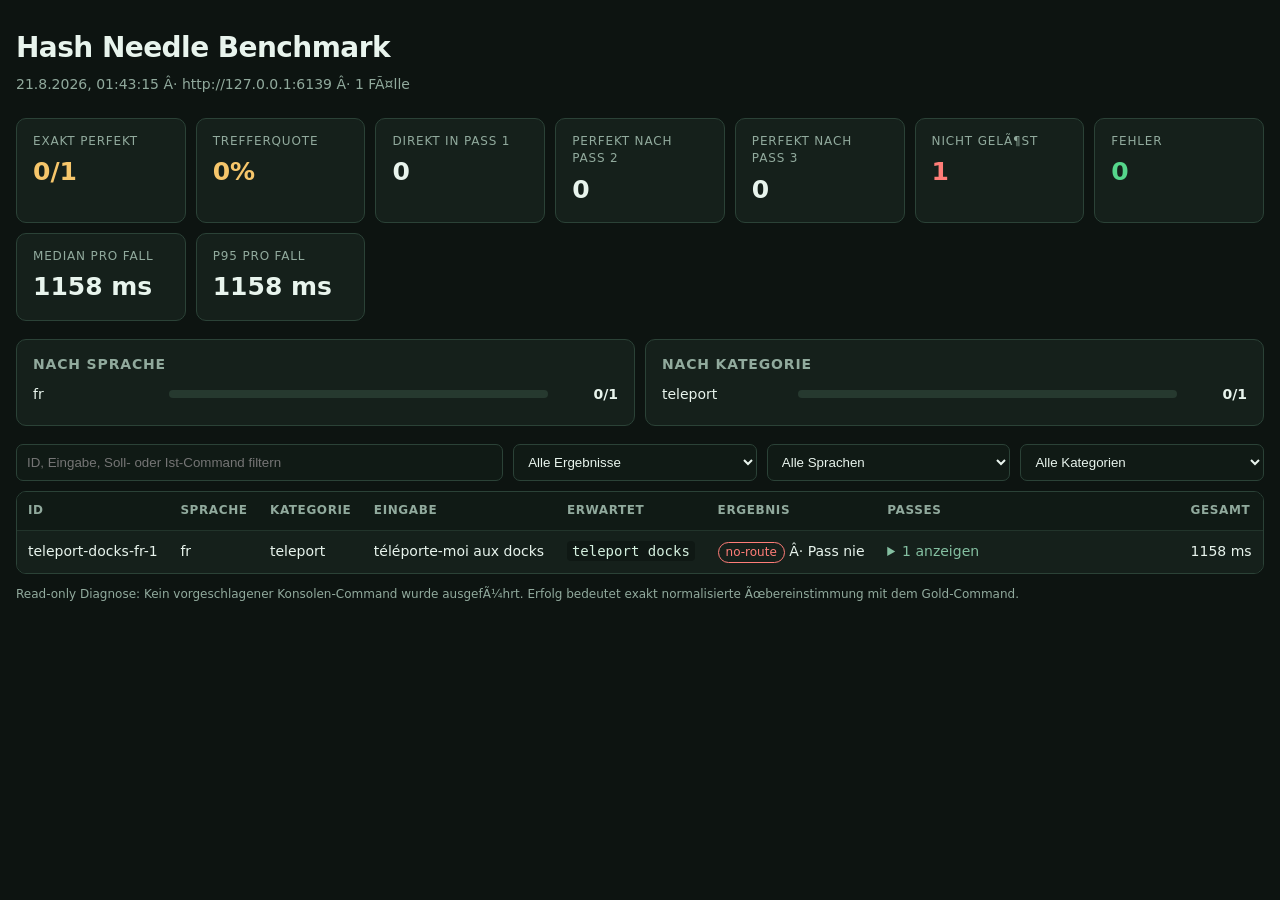
<file: Tools/NeedleBenchmark/results/encoding-smoke.html>
<!doctype html>
<html lang="de">
<head>
  <meta charset="utf-8">
  <meta name="viewport" content="width=device-width,initial-scale=1">
  <title>Hash Needle Benchmark</title>
  <style>
    :root { color-scheme: dark; --bg:#0d1411; --panel:#15201b; --line:#2b4237; --text:#e8f4ed; --muted:#91aa9d; --good:#55d68b; --bad:#ff7d78; --warn:#f6c66b; --accent:#84bfa1; }
    * { box-sizing:border-box; }
    body { margin:0; background:var(--bg); color:var(--text); font:14px/1.45 system-ui,-apple-system,"Segoe UI",sans-serif; }
    main { width:min(1600px,calc(100% - 32px)); margin:28px auto 60px; }
    h1 { margin:0; font-size:28px; letter-spacing:-.02em; }
    .sub { color:var(--muted); margin:5px 0 24px; }
    .cards { display:grid; grid-template-columns:repeat(auto-fit,minmax(155px,1fr)); gap:10px; margin-bottom:18px; }
    .card,.panel { background:var(--panel); border:1px solid var(--line); border-radius:10px; }
    .card { padding:14px 16px; }
    .card span { color:var(--muted); display:block; font-size:12px; text-transform:uppercase; letter-spacing:.07em; }
    .card strong { display:block; font-size:25px; margin-top:4px; }
    .good { color:var(--good); } .bad { color:var(--bad); } .warn { color:var(--warn); }
    .breakdowns { display:grid; grid-template-columns:repeat(auto-fit,minmax(280px,1fr)); gap:10px; margin-bottom:18px; }
    .panel { padding:14px 16px; overflow:hidden; }
    .panel h2 { font-size:14px; margin:0 0 10px; color:var(--muted); text-transform:uppercase; letter-spacing:.06em; }
    .bar-row { display:grid; grid-template-columns:minmax(90px,1fr) 3fr 60px; gap:10px; align-items:center; margin:7px 0; }
    .bar { height:8px; background:#26392f; border-radius:99px; overflow:hidden; }
    .bar i { display:block; height:100%; background:var(--good); }
    .bar-row b { text-align:right; font-variant-numeric:tabular-nums; }
    .filters { display:grid; grid-template-columns:minmax(220px,2fr) repeat(3,minmax(130px,1fr)); gap:10px; margin-bottom:10px; }
    input,select { width:100%; color:var(--text); background:#101a15; border:1px solid var(--line); border-radius:7px; padding:9px 10px; }
    .table-wrap { overflow:auto; border:1px solid var(--line); border-radius:10px; }
    table { width:100%; border-collapse:collapse; min-width:1100px; background:var(--panel); }
    th { color:var(--muted); background:#101a15; position:sticky; top:0; text-align:left; font-size:12px; text-transform:uppercase; letter-spacing:.05em; }
    th,td { padding:10px 11px; border-bottom:1px solid #22342b; vertical-align:top; }
    tr:last-child td { border-bottom:0; }
    code { color:#d5f0df; background:#0f1814; padding:2px 5px; border-radius:4px; white-space:pre-wrap; }
    .pill { display:inline-block; border:1px solid currentColor; border-radius:99px; padding:1px 7px; font-size:12px; }
    details { min-width:280px; } summary { color:var(--accent); cursor:pointer; }
    .stage { margin:7px 0 0 12px; color:var(--muted); }
    .empty { padding:28px; color:var(--muted); text-align:center; }
    footer { color:var(--muted); margin-top:12px; font-size:12px; }
    @media (max-width:800px) { main { width:min(100% - 18px,1600px); } .filters { grid-template-columns:1fr 1fr; } }
  </style>
</head>
<body><main>
  <h1>Hash Needle Benchmark</h1>
  <p class="sub" id="meta"></p>
  <section class="cards" id="cards"></section>
  <section class="breakdowns"><div class="panel"><h2>Nach Sprache</h2><div id="languages"></div></div><div class="panel"><h2>Nach Kategorie</h2><div id="categories"></div></div></section>
  <section class="filters">
    <input id="search" type="search" placeholder="ID, Eingabe, Soll- oder Ist-Command filtern">
    <select id="status"><option value="">Alle Ergebnisse</option><option value="perfect">Perfekt</option><option value="unresolved">Nicht gelÃ¶st</option><option value="no-route">Keine Route</option><option value="error">Fehler</option></select>
    <select id="language"><option value="">Alle Sprachen</option></select>
    <select id="category"><option value="">Alle Kategorien</option></select>
  </section>
  <div class="table-wrap"><table><thead><tr><th>ID</th><th>Sprache</th><th>Kategorie</th><th>Eingabe</th><th>Erwartet</th><th>Ergebnis</th><th>Passes</th><th>Gesamt</th></tr></thead><tbody id="rows"></tbody></table><div class="empty" id="empty" hidden>Keine passenden FÃ¤lle.</div></div>
  <footer>Read-only Diagnose: Kein vorgeschlagener Konsolen-Command wurde ausgefÃ¼hrt. Erfolg bedeutet exakt normalisierte Ãœbereinstimmung mit dem Gold-Command.</footer>
</main>
<script>
const report = {"schemaVersion":1,"generatedAtUtc":"2026-08-21T01:43:15.6616894Z","bridge":"http://127.0.0.1:6139","cases":1,"perfect":0,"passRate":0,"perfectOnBroad":0,"perfectAfterSelectedCommand":0,"perfectAfterRequiredArguments":0,"unresolved":1,"errors":0,"averageCaseMs":1158,"medianCaseMs":1158,"p95CaseMs":1158,"byLanguage":[{"language":"fr","cases":1,"perfect":0,"passRate":0}],"byCategory":[{"category":"teleport","cases":1,"perfect":0,"passRate":0}],"results":[{"id":"teleport-docks-fr-1","language":"fr","category":"teleport","query":"téléporte-moi aux docks","expected":"teleport docks","selectedCommand":"","status":"no-route","firstPerfectIteration":null,"totalMs":1158,"stages":[{"iteration":1,"kind":"broad","result":{"commands":[],"confidence":null,"error":"b2shelp: Hash returned an unknown argument: b2shelp","elapsedMs":1133}}]}]};
const esc = value => String(value ?? '').replace(/[&<>"']/g, c => ({'&':'&amp;','<':'&lt;','>':'&gt;','"':'&quot;',"'":'&#39;'}[c]));
const pct = value => `${(Number(value || 0) * 100).toLocaleString('de-DE',{maximumFractionDigits:1})}%`;
const results = report.results || [];
const stagesText = item => (item.stages || []).flatMap(s => (s.result?.commands || [])).join(' ');
const group = key => Object.values(results.reduce((all,item) => { const name=item[key] || 'â€“'; all[name] ||= {name,total:0,perfect:0}; all[name].total++; if(item.status==='perfect') all[name].perfect++; return all; },{})).sort((a,b) => a.name.localeCompare(b.name));
const bars = values => values.map(x => `<div class="bar-row"><span>${esc(x.name)}</span><div class="bar"><i style="width:${100*x.perfect/Math.max(1,x.total)}%"></i></div><b>${x.perfect}/${x.total}</b></div>`).join('');
document.getElementById('meta').textContent = `${new Date(report.generatedAtUtc).toLocaleString('de-DE')} Â· ${report.bridge} Â· ${report.cases} FÃ¤lle`;
document.getElementById('cards').innerHTML = [
  ['Exakt perfekt',`${report.perfect}/${report.cases}`,report.passRate === 1 ? 'good' : 'warn'],
  ['Trefferquote',pct(report.passRate),report.passRate === 1 ? 'good' : 'warn'],
  ['Direkt in Pass 1',report.perfectOnBroad,''],
  ['Perfekt nach Pass 2',report.perfectAfterSelectedCommand,''],
  ['Perfekt nach Pass 3',report.perfectAfterRequiredArguments,''],
  ['Nicht gelÃ¶st',report.unresolved,report.unresolved ? 'bad' : 'good'],
  ['Fehler',report.errors,report.errors ? 'bad' : 'good'],
  ['Median pro Fall',`${report.medianCaseMs} ms`,''],
  ['P95 pro Fall',`${report.p95CaseMs} ms`,'']
].map(([label,value,klass]) => `<div class="card"><span>${label}</span><strong class="${klass}">${value}</strong></div>`).join('');
document.getElementById('languages').innerHTML = bars(group('language'));
document.getElementById('categories').innerHTML = bars(group('category'));
for (const [id,key] of [['language','language'],['category','category']]) {
  const select=document.getElementById(id);
  for (const x of group(key)) select.insertAdjacentHTML('beforeend',`<option value="${esc(x.name)}">${esc(x.name)}</option>`);
}
const stageHtml = item => (item.stages || []).map(stage => {
  const commands=stage.result?.commands || [];
  const actual=commands.length ? commands.join(' | ') : 'âˆ…';
  const confidence=stage.result?.confidence;
  const confidenceText=confidence === null || confidence === undefined ? 'â€“' : pct(confidence);
  const error=stage.error || stage.result?.error || '';
  return `<div class="stage"><b>${stage.iteration}. ${esc(stage.kind)}</b>: <code>${esc(actual)}</code> Â· Konf. ${confidenceText} Â· ${stage.result?.elapsedMs ?? 'â€“'} ms${error ? ` Â· <span class="bad">${esc(error)}</span>` : ''}</div>`;
}).join('');
function render() {
  const needle=document.getElementById('search').value.trim().toLowerCase();
  const wantedStatus=document.getElementById('status').value;
  const wantedLanguage=document.getElementById('language').value;
  const wantedCategory=document.getElementById('category').value;
  const shown=results.filter(item => (!wantedStatus || item.status===wantedStatus) && (!wantedLanguage || item.language===wantedLanguage) && (!wantedCategory || item.category===wantedCategory) && (!needle || `${item.id} ${item.query} ${item.expected} ${stagesText(item)}`.toLowerCase().includes(needle)));
  document.getElementById('rows').innerHTML=shown.map(item => {
    const perfect=item.status==='perfect';
    const pass=item.firstPerfectIteration ?? 'nie';
    return `<tr><td>${esc(item.id)}</td><td>${esc(item.language)}</td><td>${esc(item.category)}</td><td>${esc(item.query)}</td><td><code>${esc(item.expected || 'âˆ…')}</code></td><td><span class="pill ${perfect?'good':'bad'}">${esc(item.status)}</span> Â· Pass ${pass}</td><td><details><summary>${item.stages?.length || 0} anzeigen</summary>${stageHtml(item)}</details></td><td>${item.totalMs} ms</td></tr>`;
  }).join('');
  document.getElementById('empty').hidden=shown.length !== 0;
}
for (const id of ['search','status','language','category']) document.getElementById(id).addEventListener(id==='search'?'input':'change',render);
render();
</script></body></html>
</file>
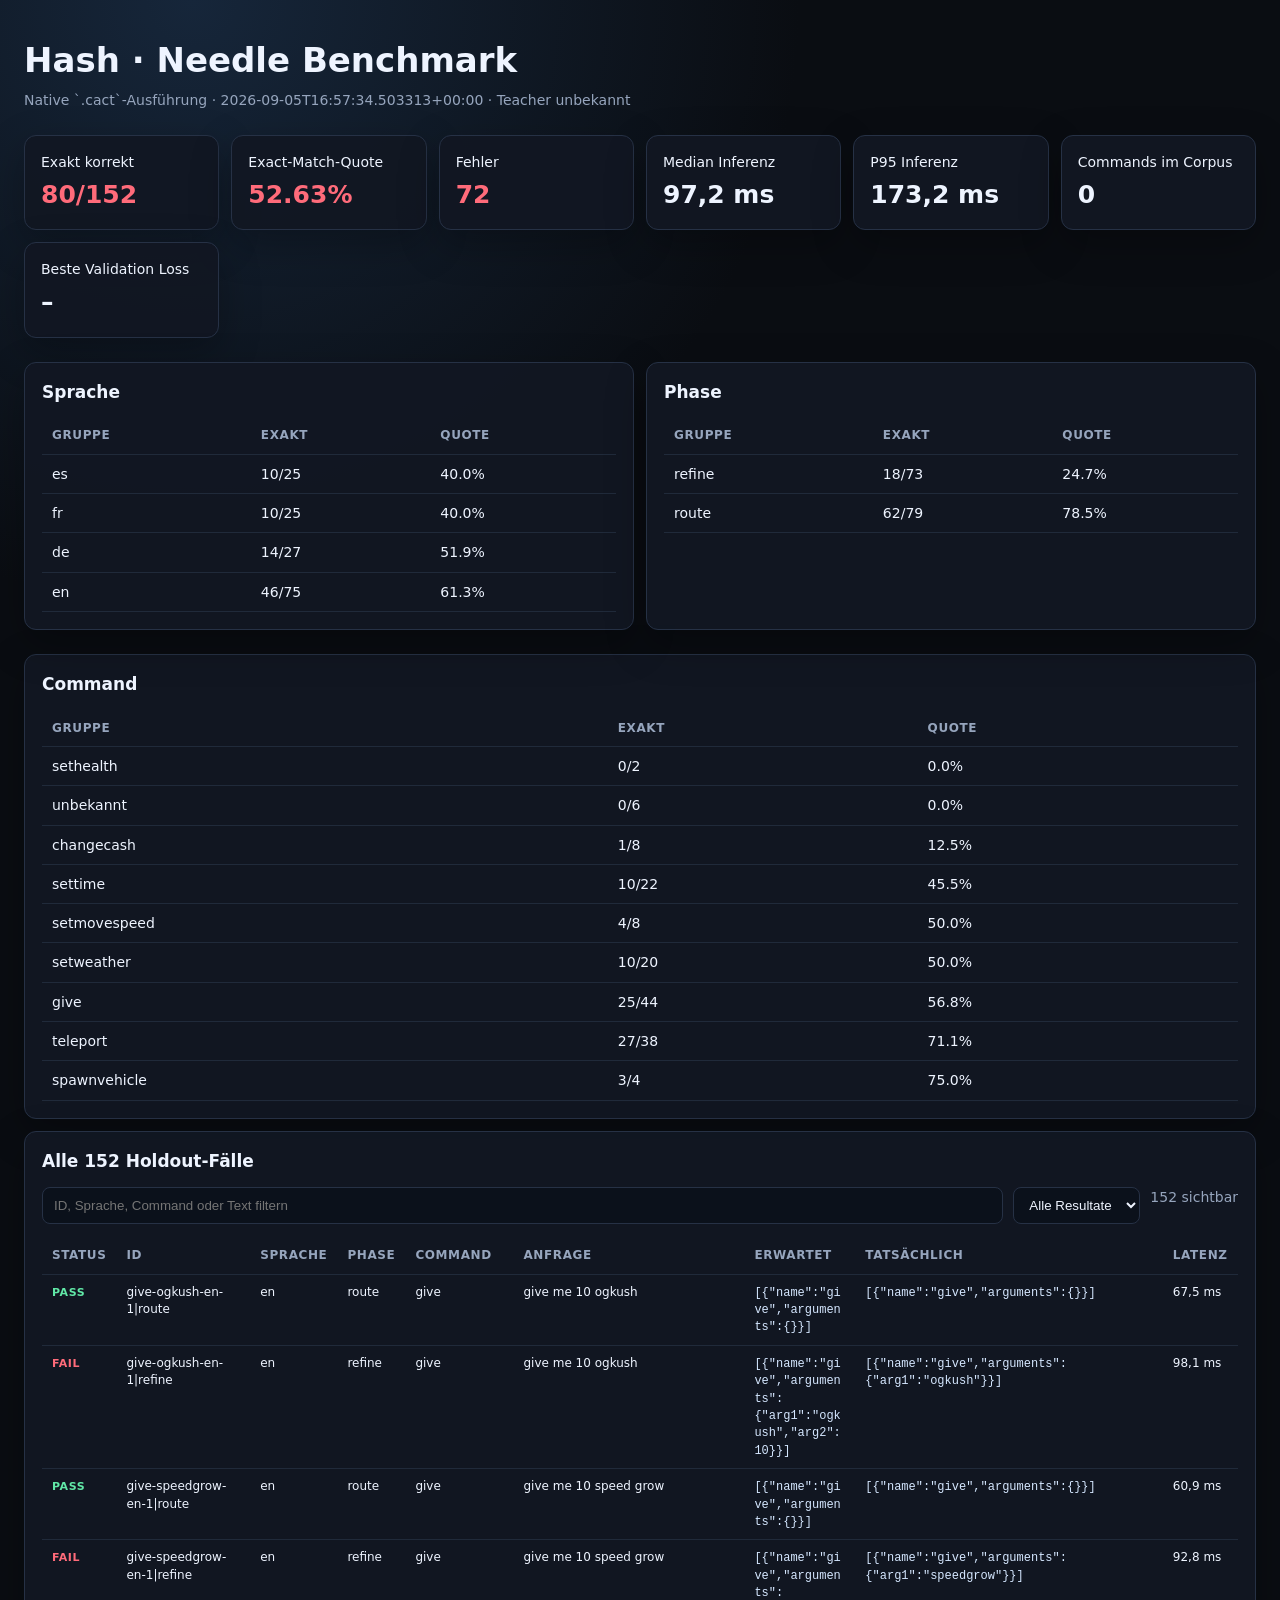
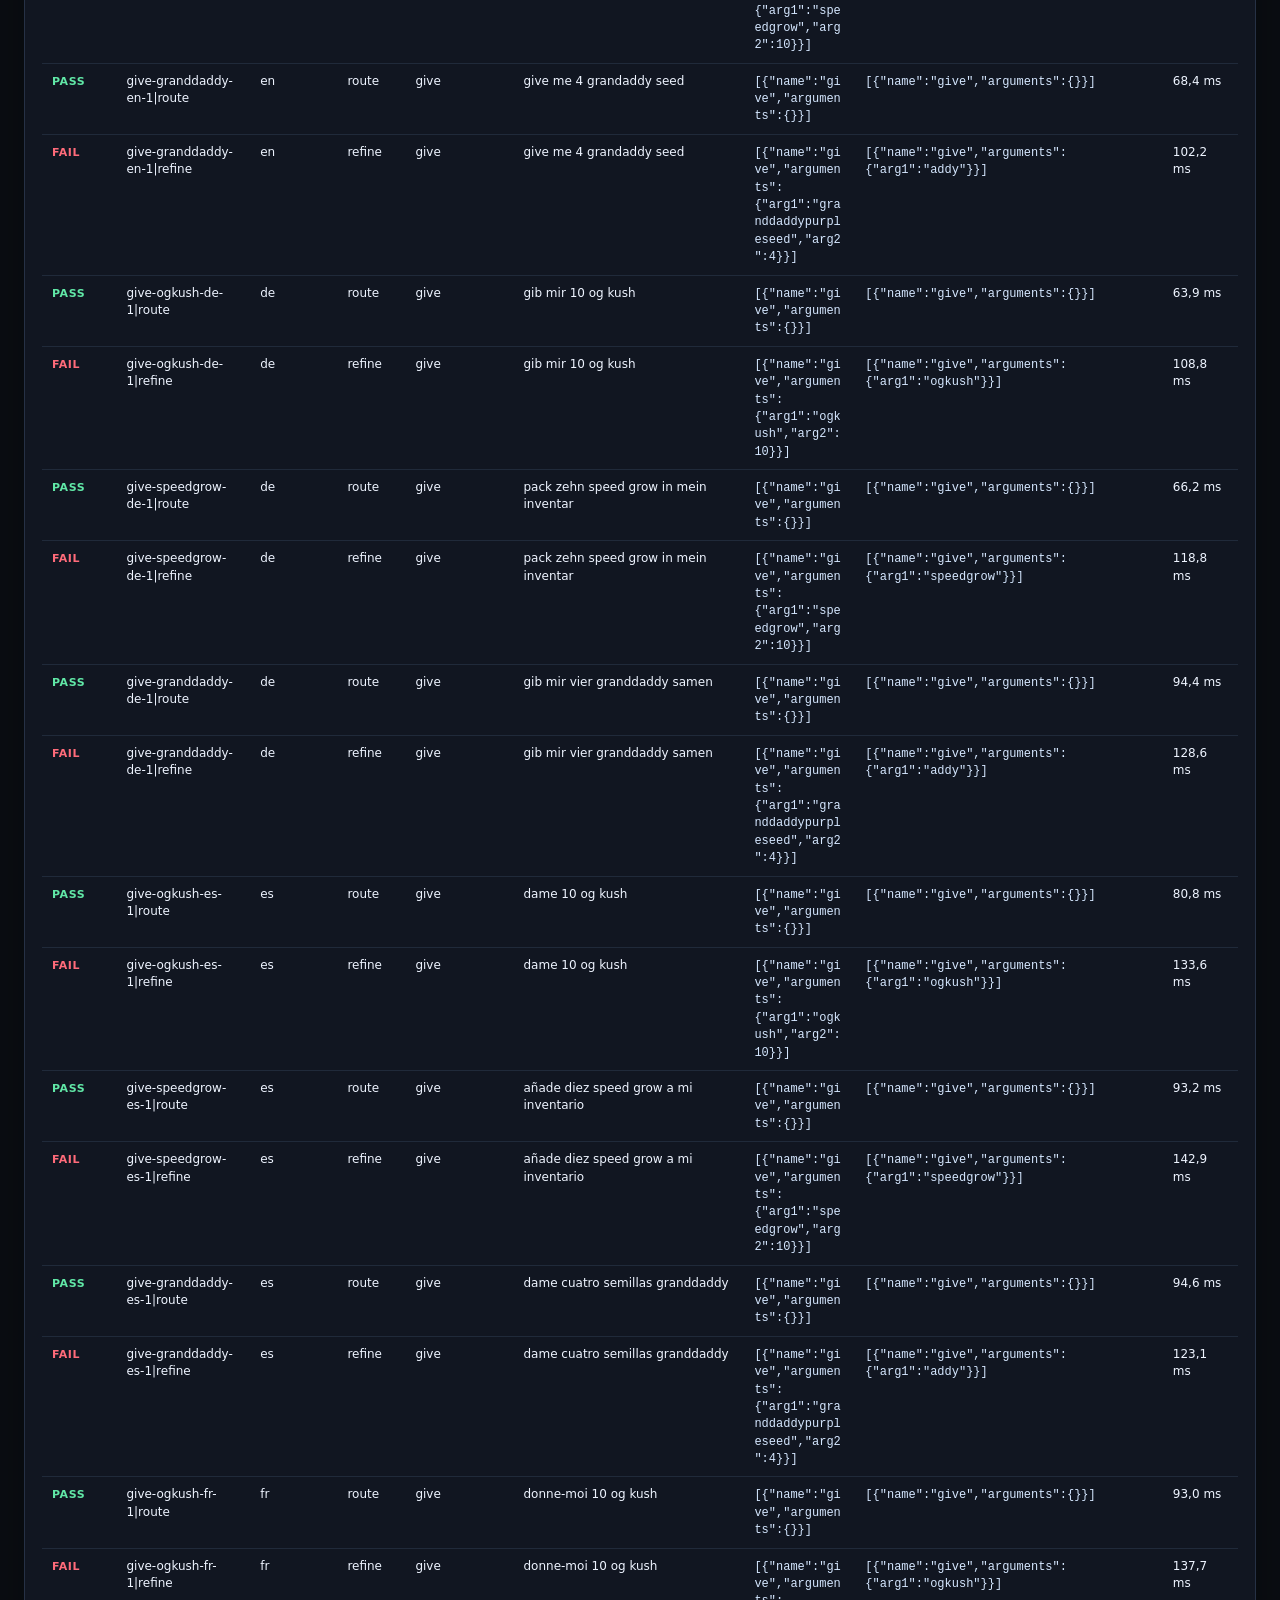
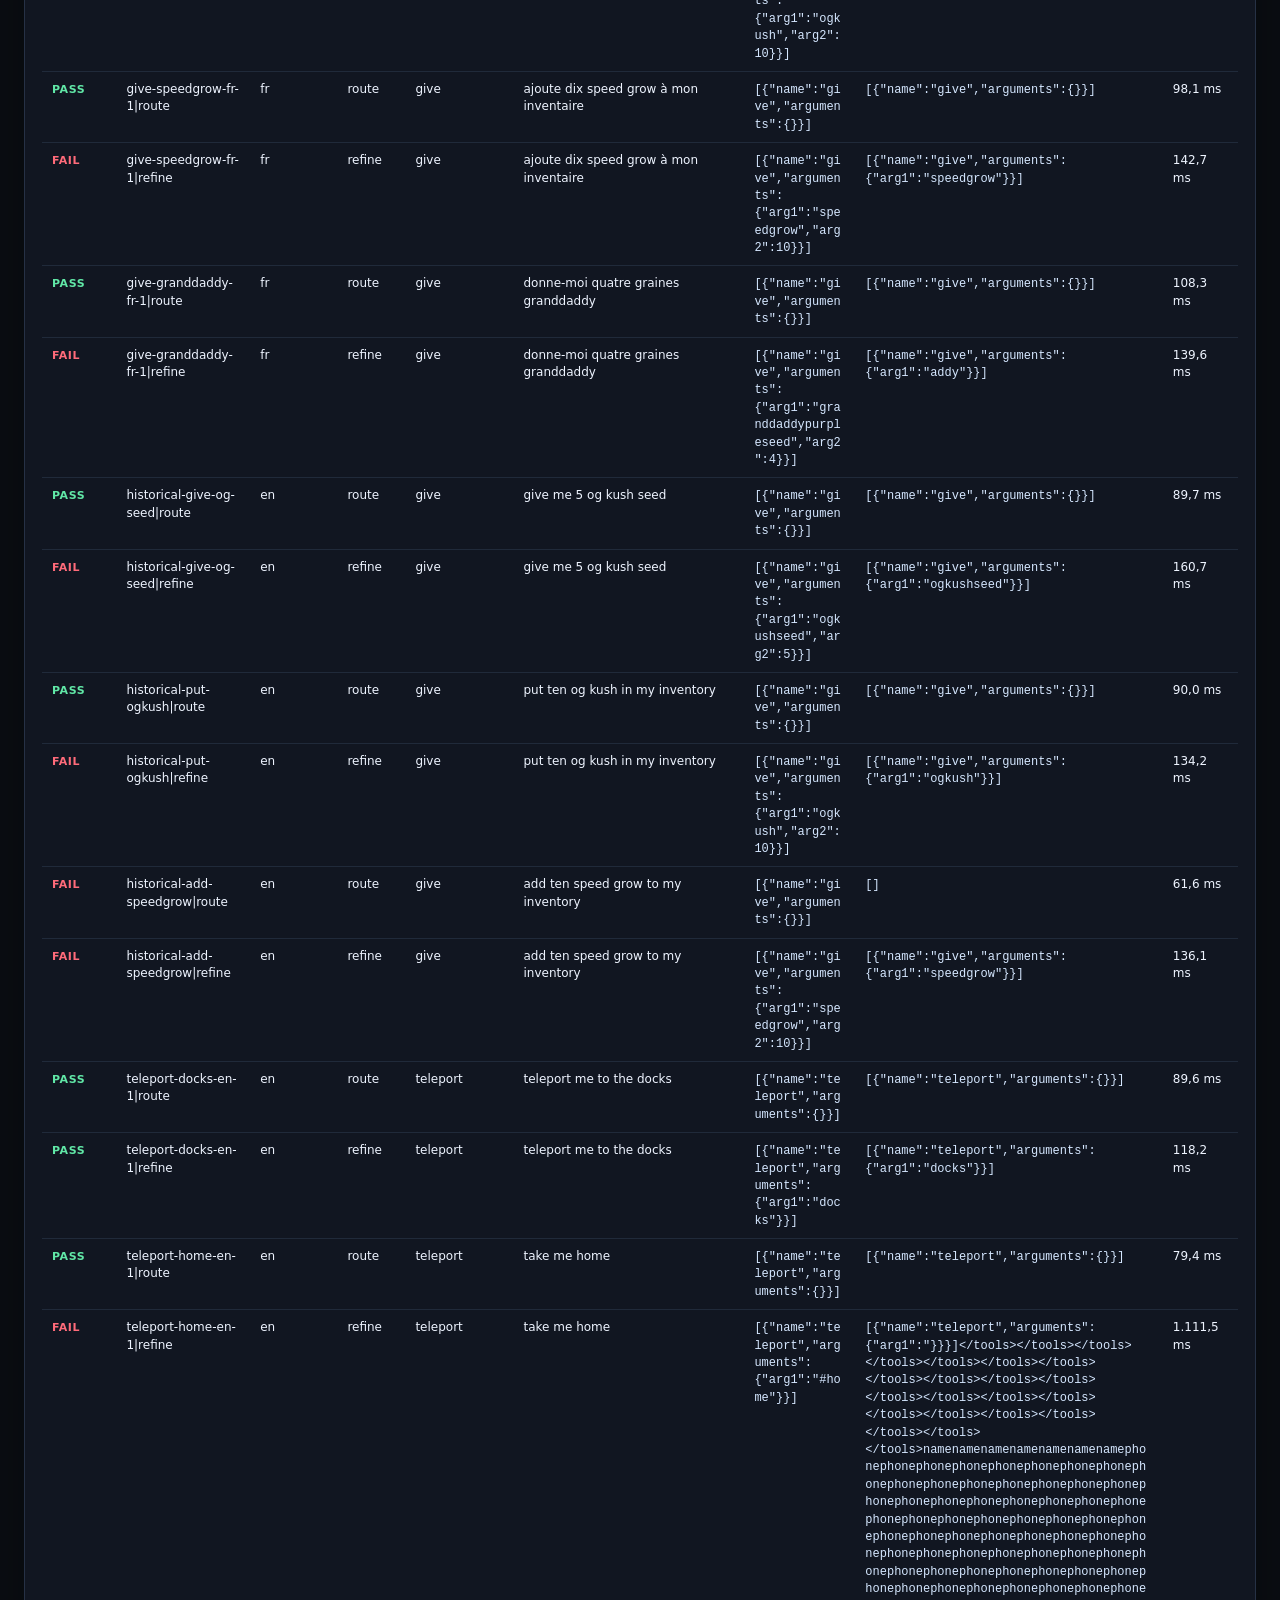
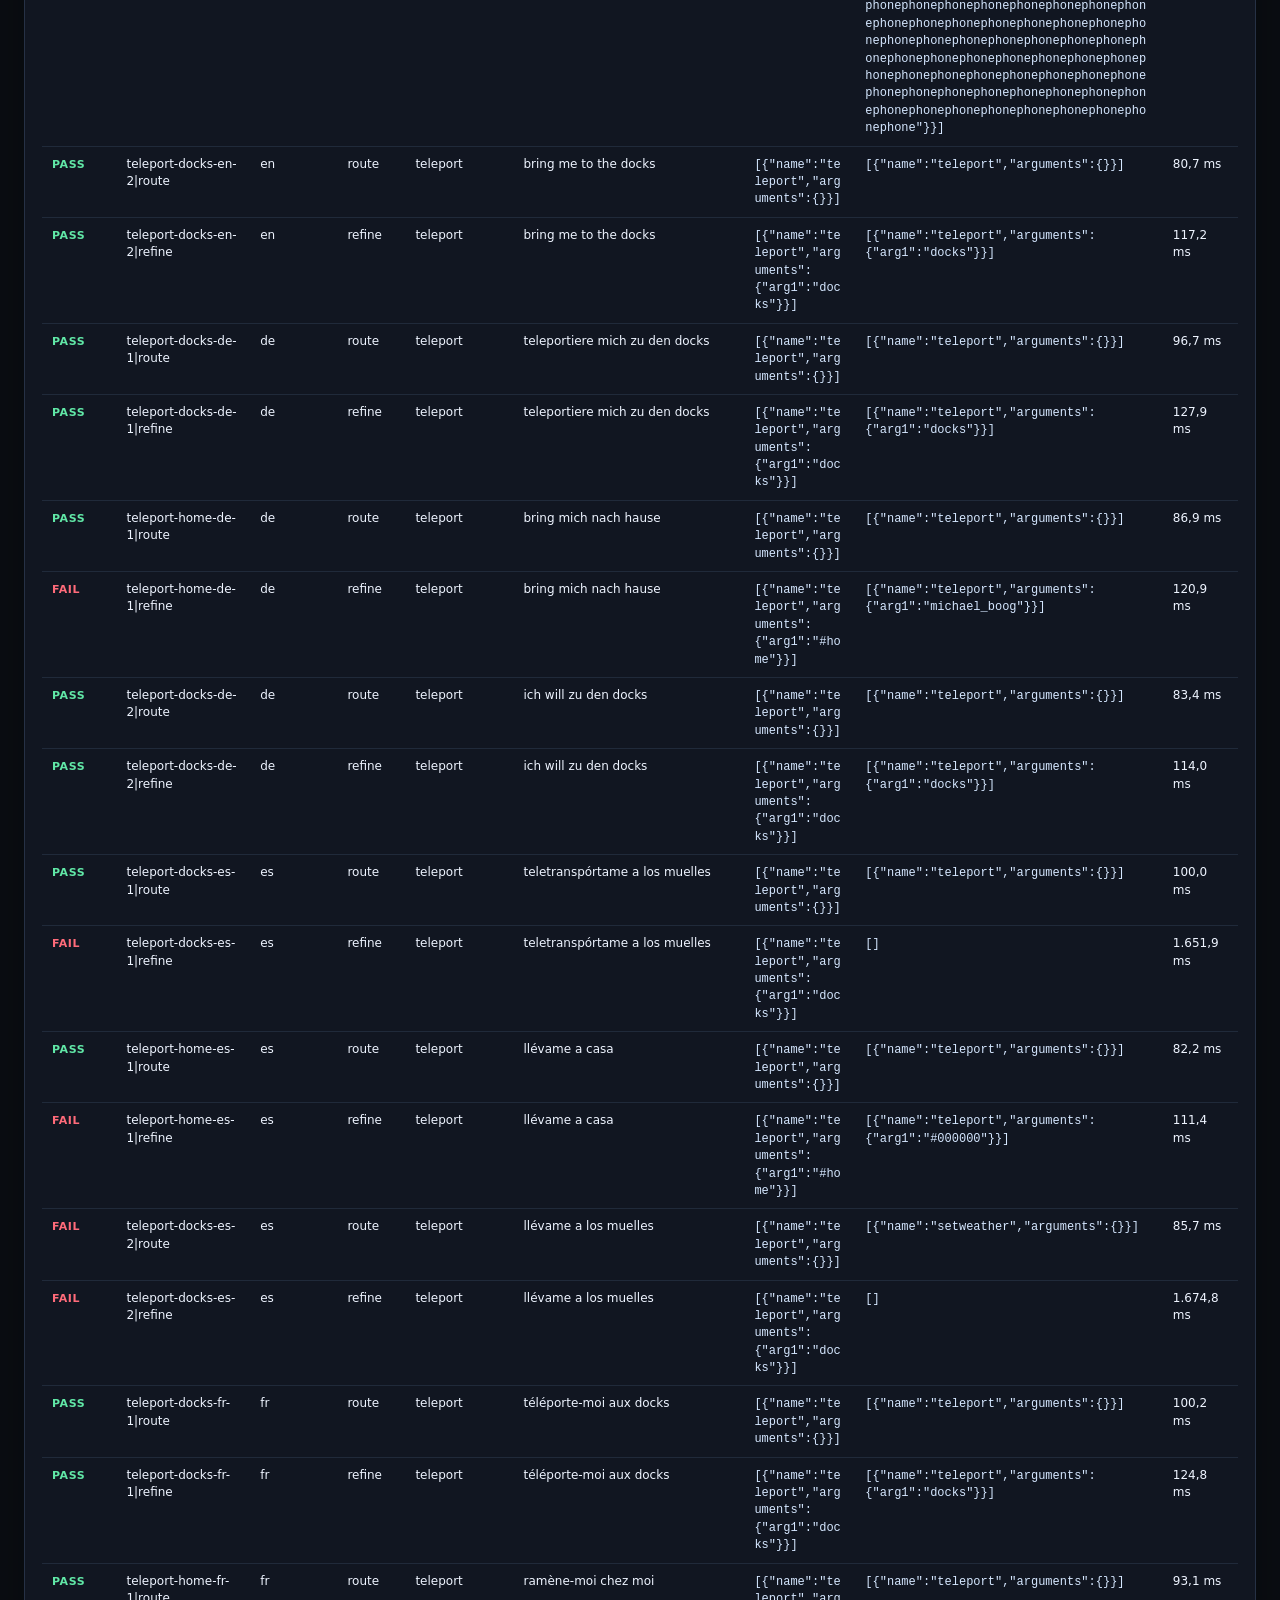
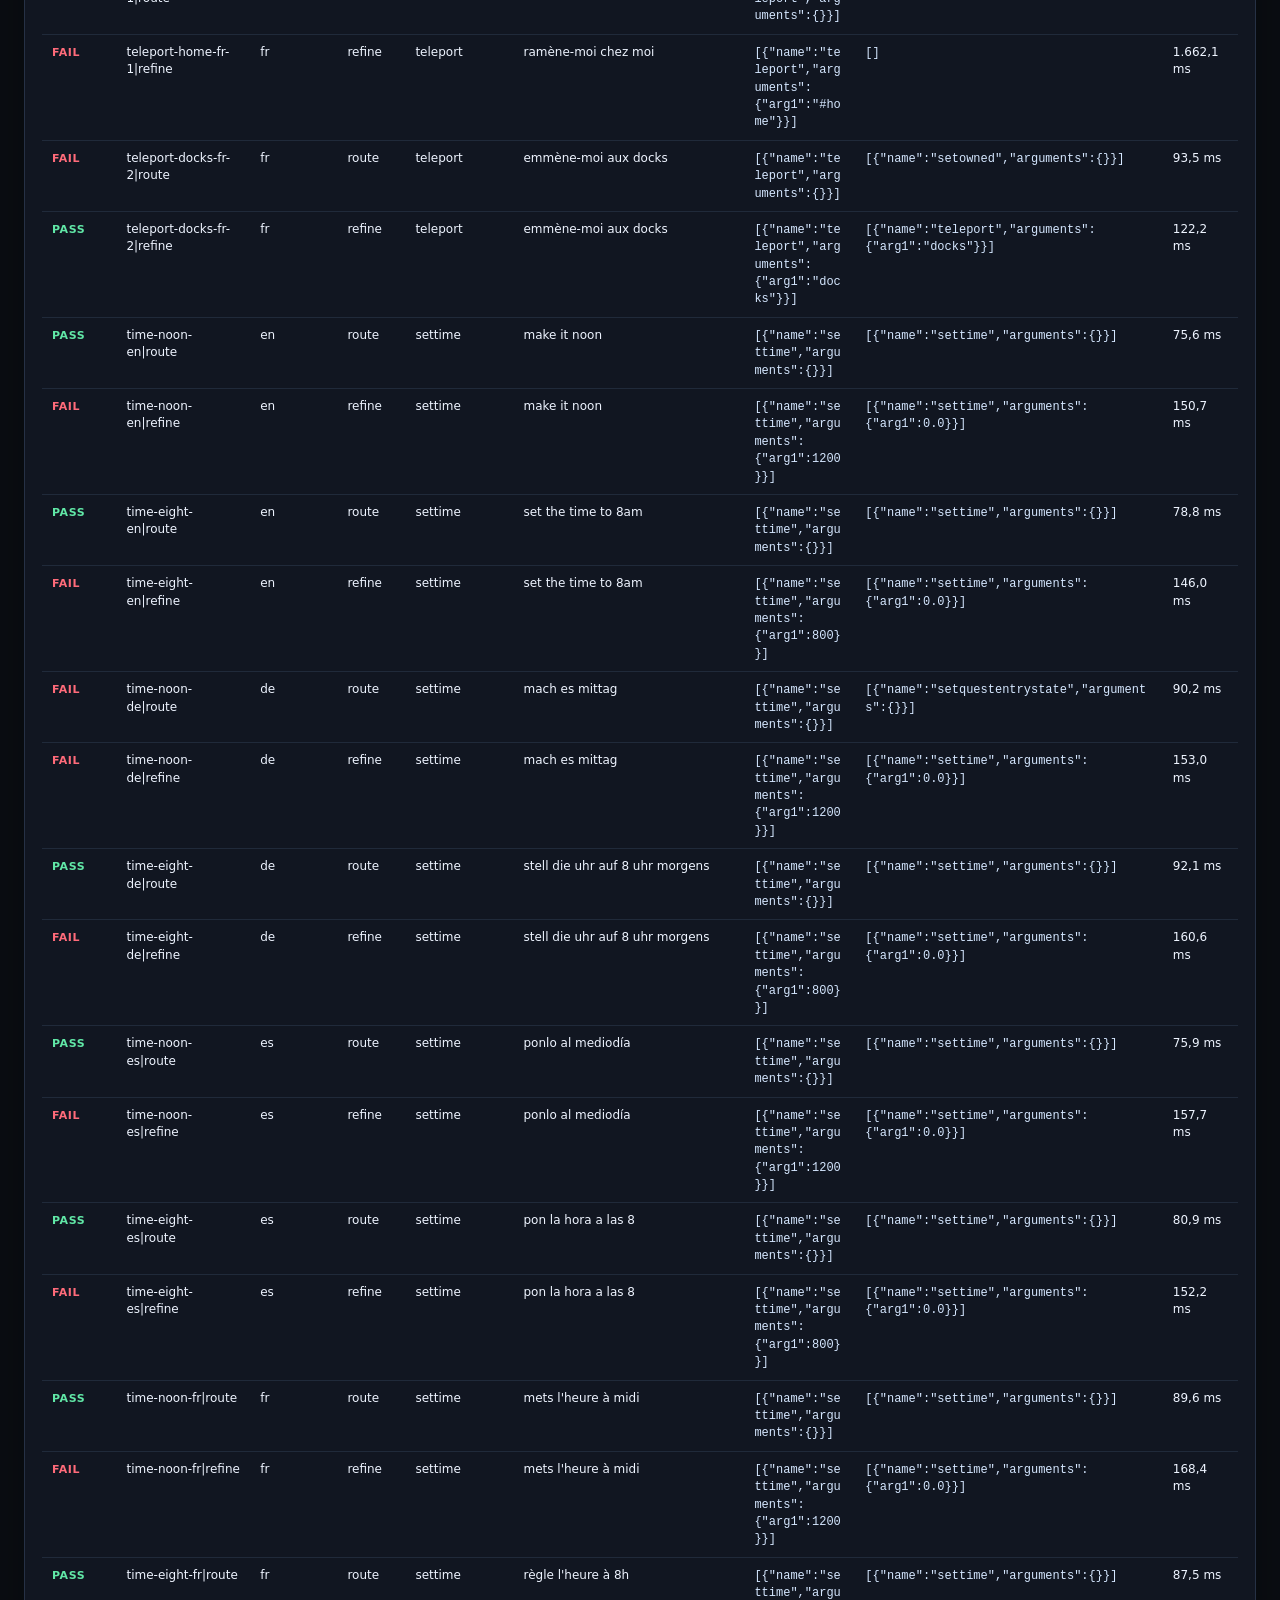
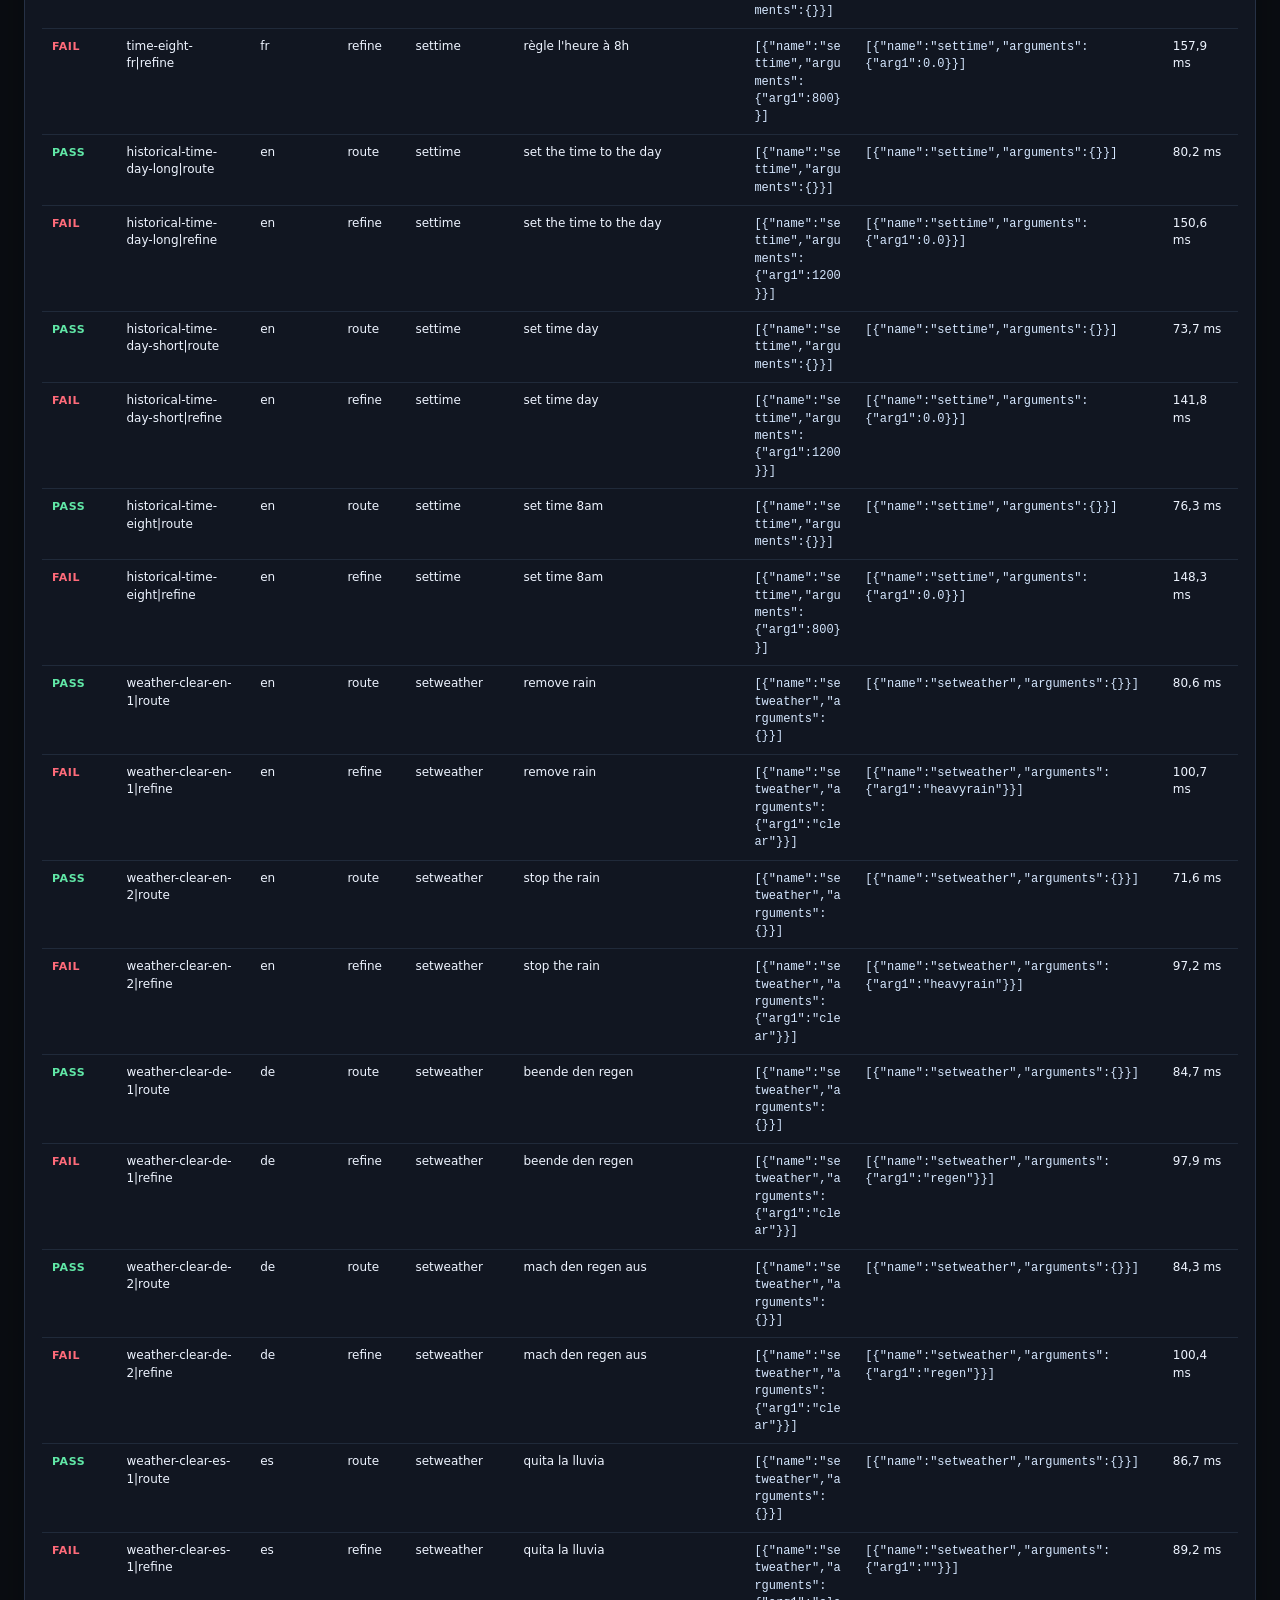
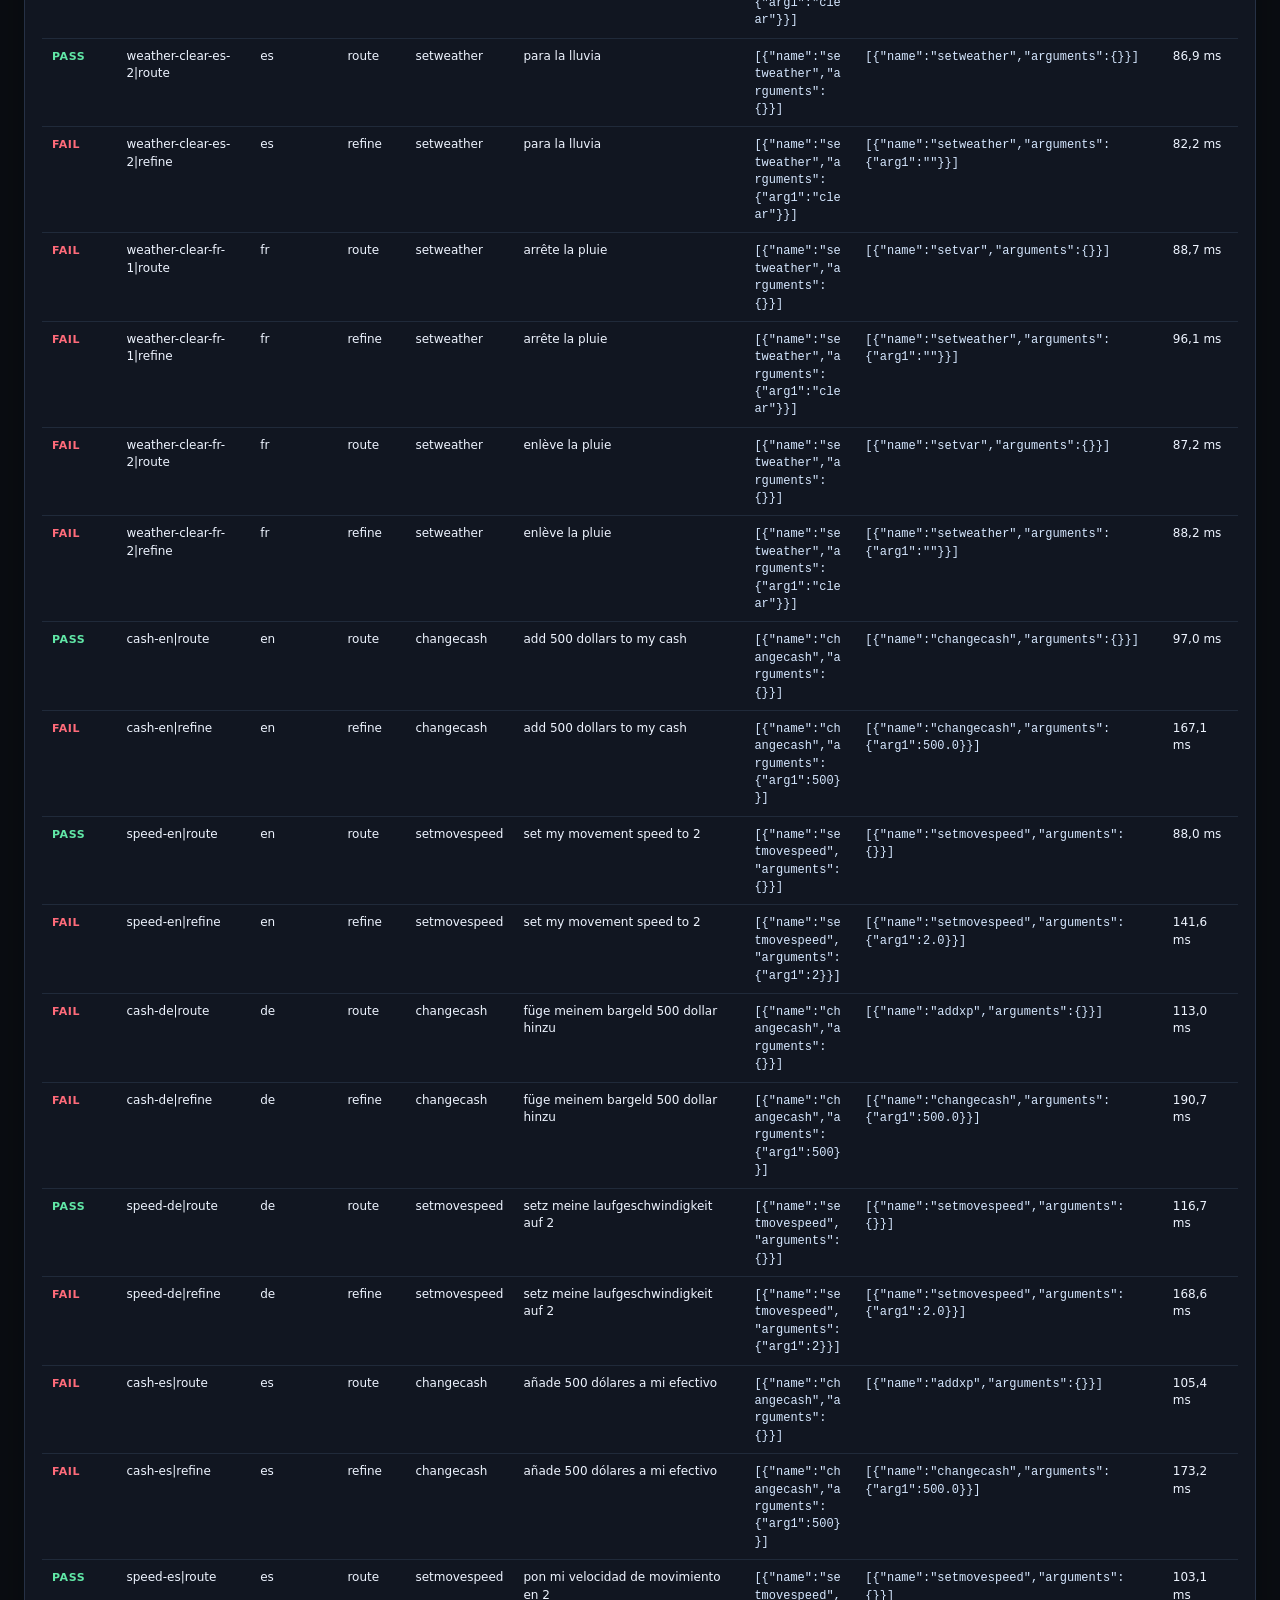
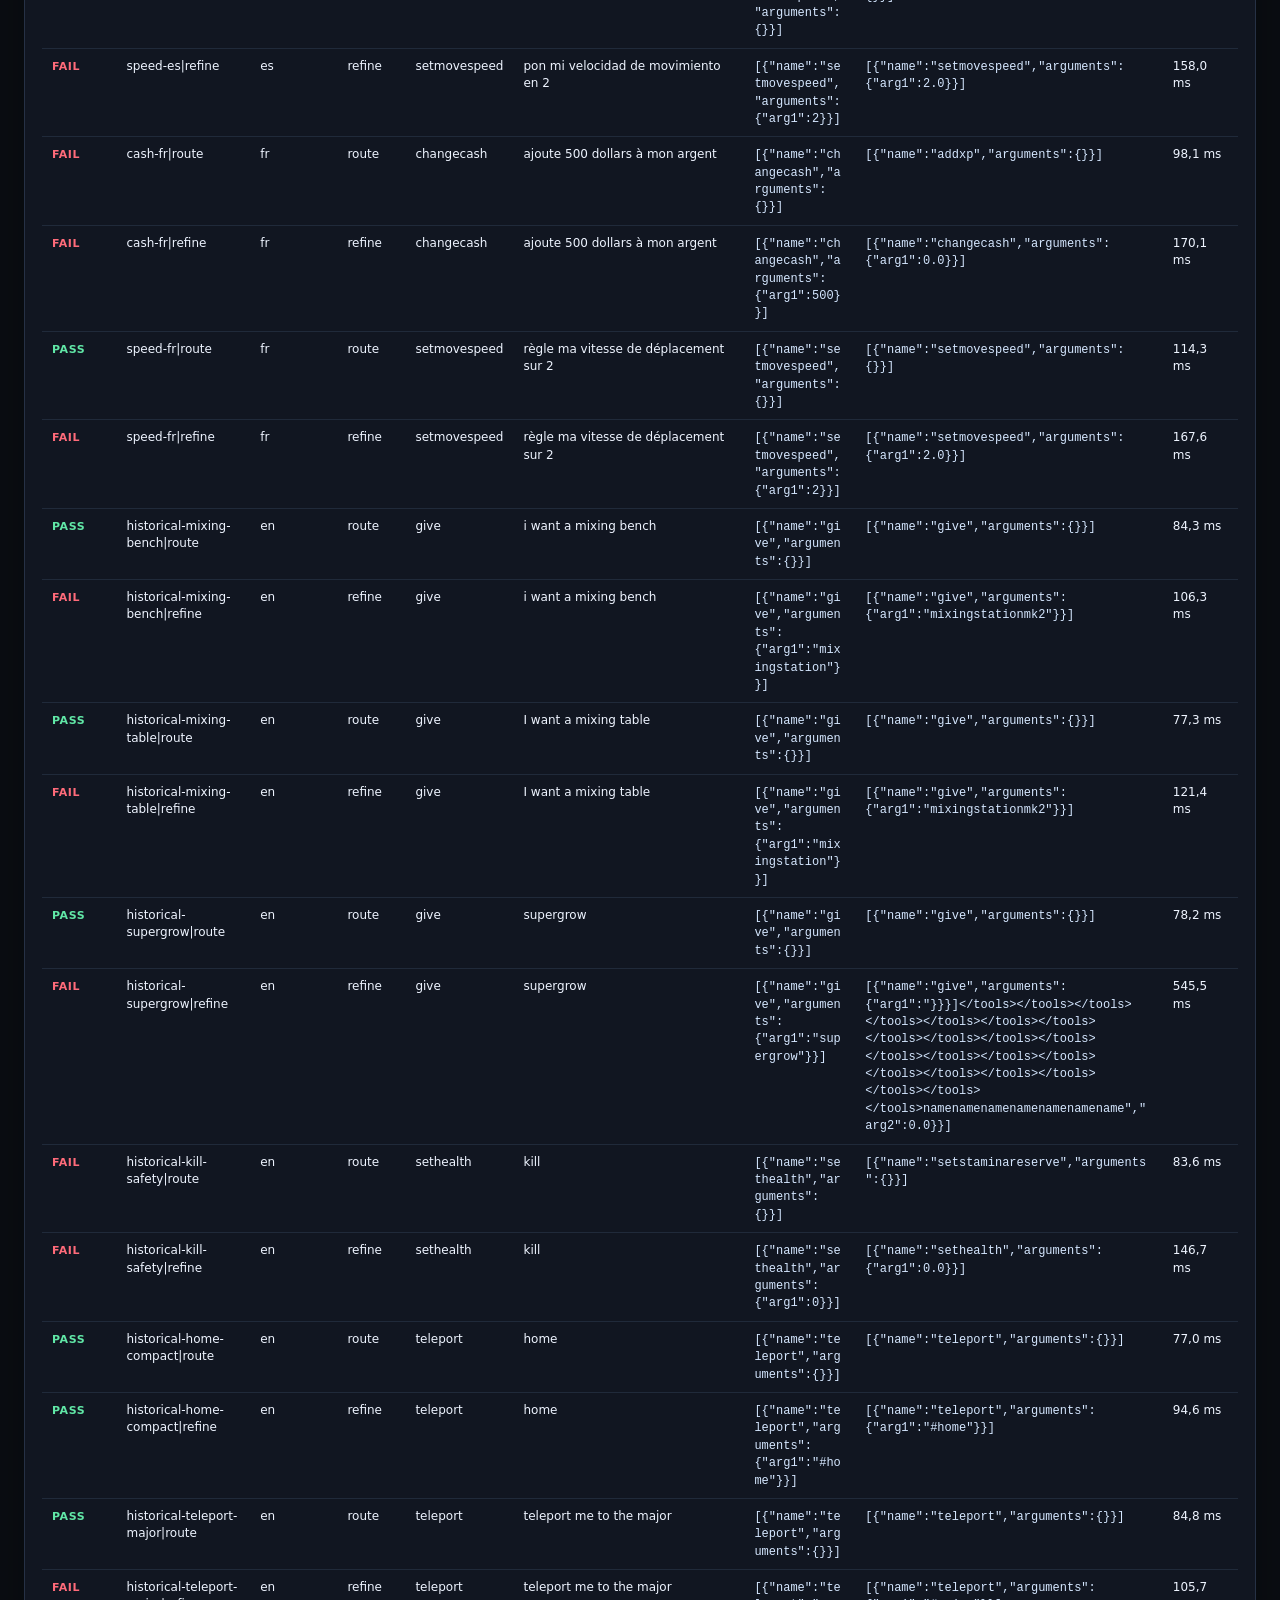
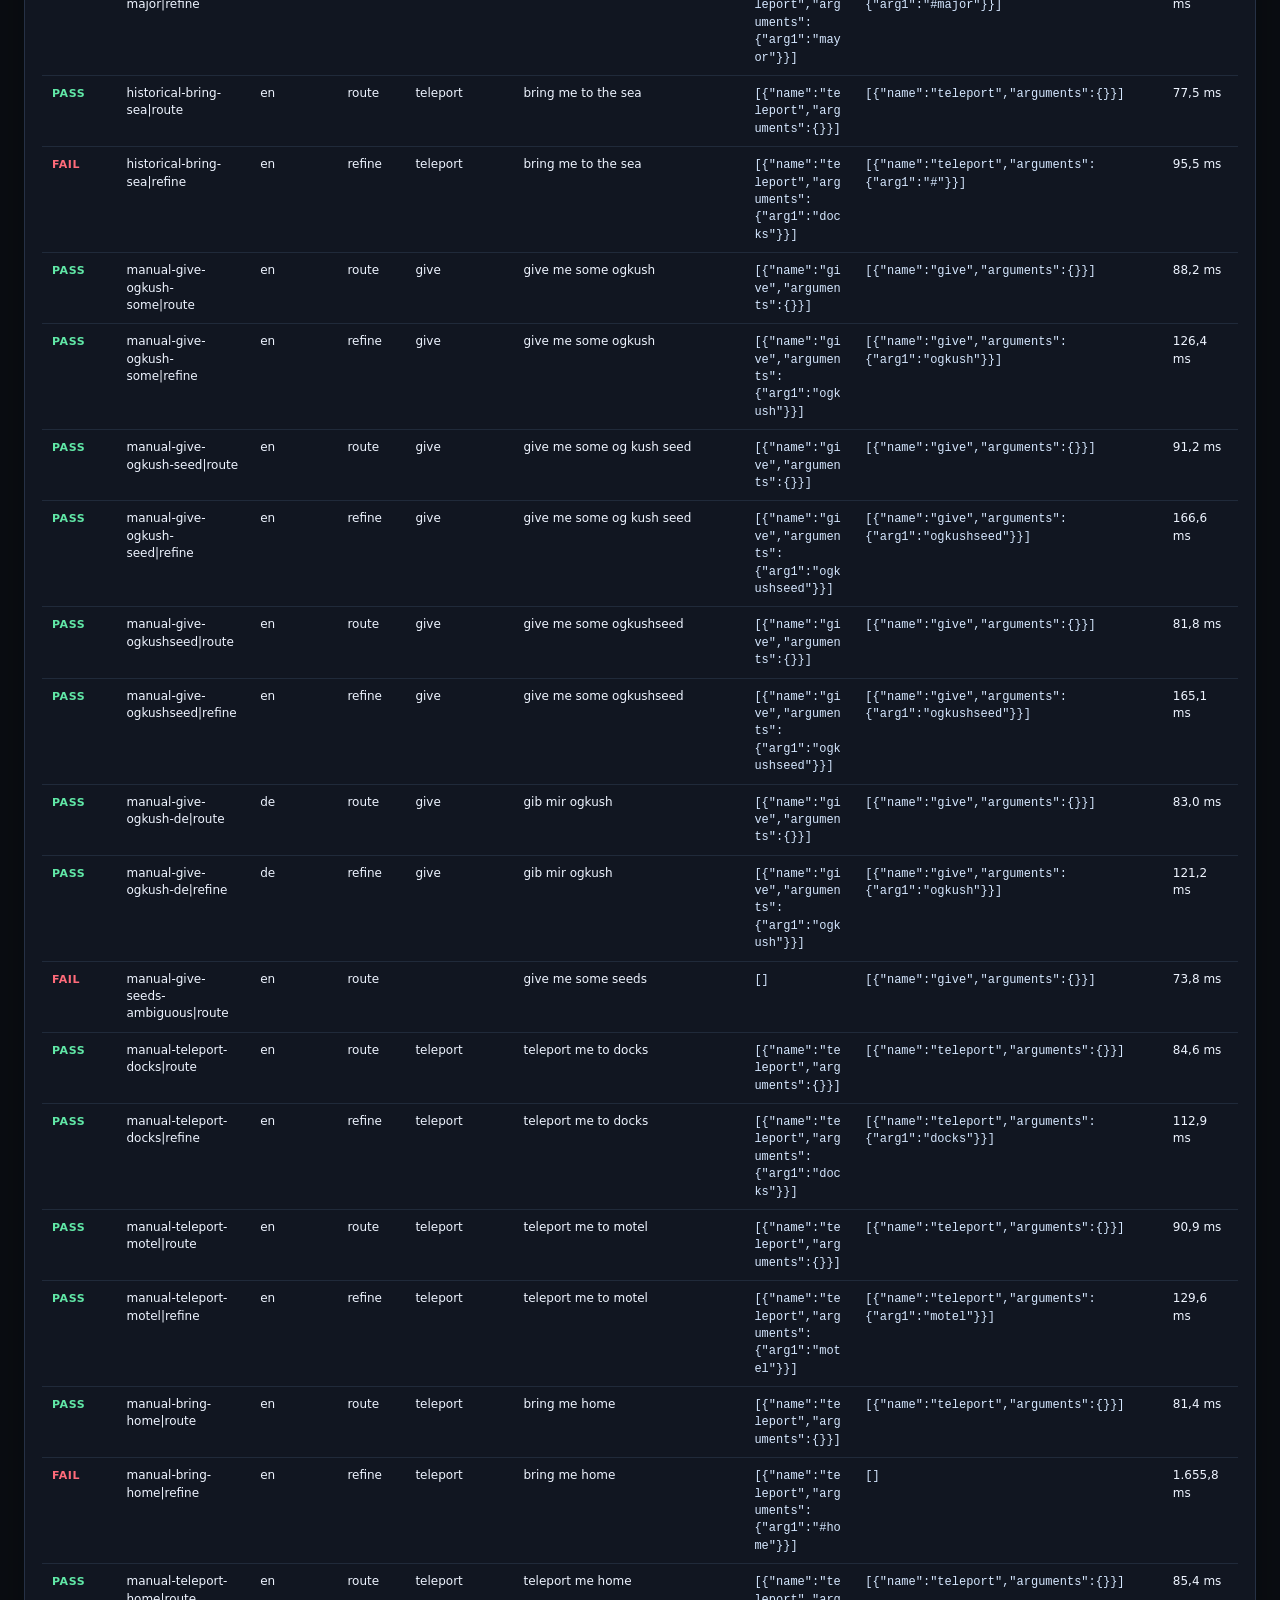
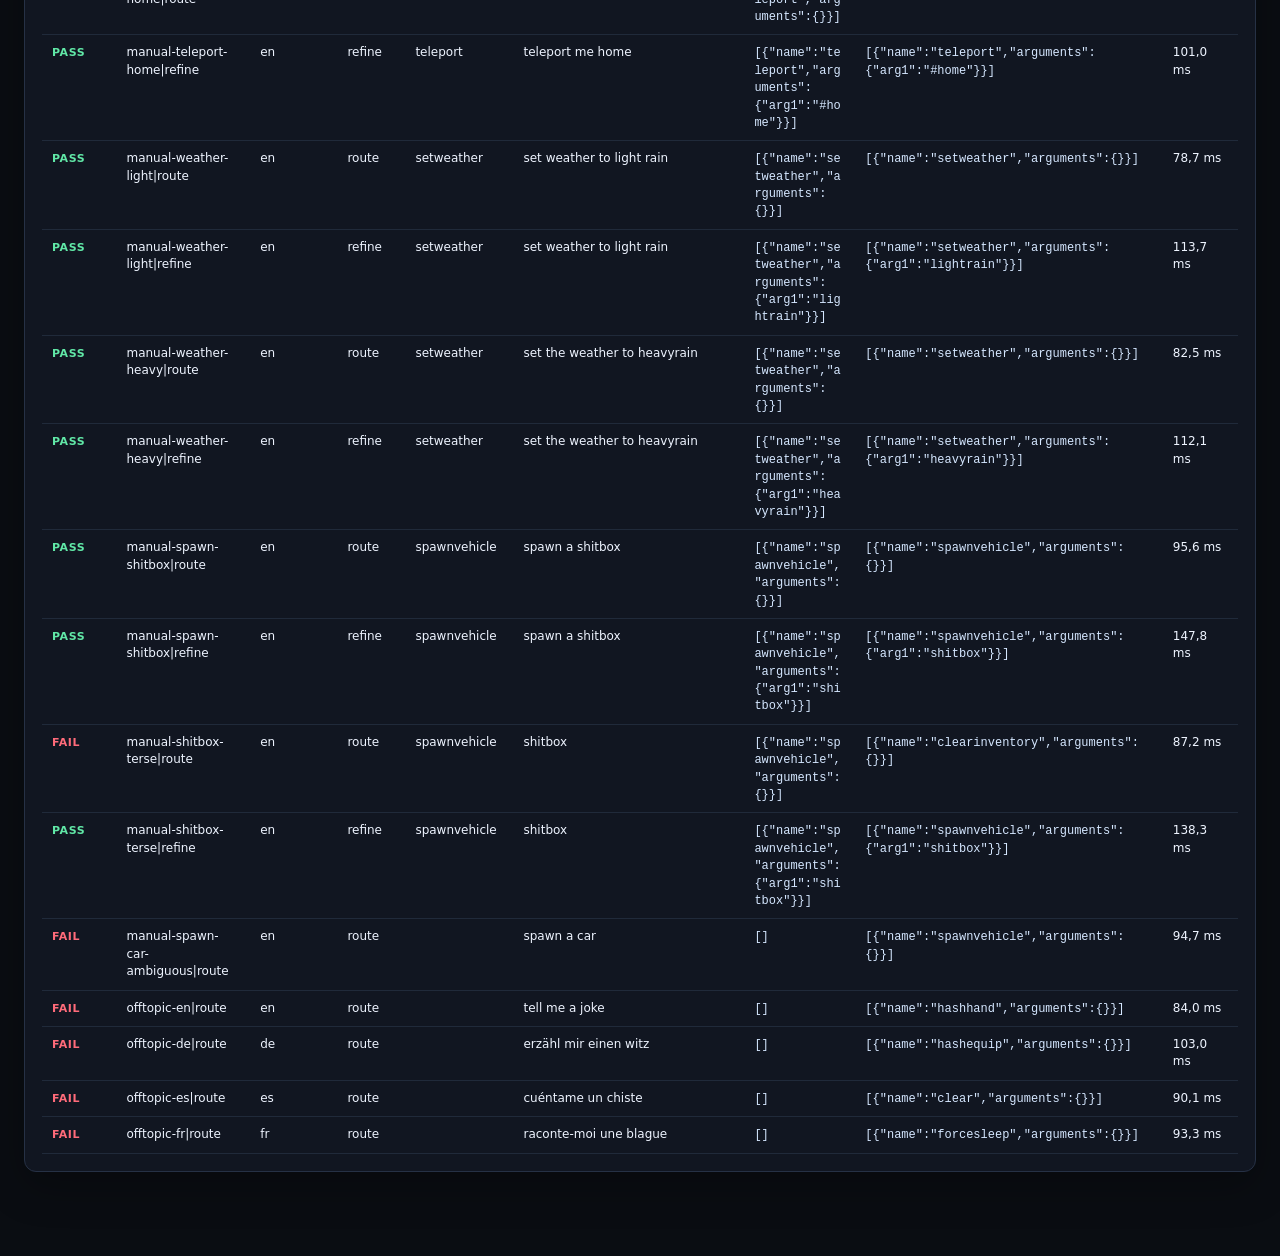
<file: Tools/NeedleBenchmark/results/human.html>
<!doctype html>
<html lang="de">
<head>
<meta charset="utf-8">
<meta name="viewport" content="width=device-width,initial-scale=1">
<title>Hash · Needle Benchmark</title>
<style>
:root { color-scheme: dark; --bg:#0a0d12; --panel:#111722; --line:#263145; --text:#eef4ff;
  --muted:#96a5bd; --accent:#61e8a7; --danger:#ff6b7a; --amber:#ffc857; }
* { box-sizing:border-box } body { margin:0; background:radial-gradient(circle at 15% 0,#16263a 0,
  var(--bg) 38rem); color:var(--text); font:14px/1.45 Inter,Segoe UI,system-ui,sans-serif }
main { max-width:1600px; margin:auto; padding:36px 24px 72px }
h1 { font-size:34px; margin:0 0 5px } h2 { font-size:17px; margin:0 0 14px }
.muted { color:var(--muted) } .cards { display:grid; grid-template-columns:repeat(auto-fit,minmax(170px,1fr));
  gap:12px; margin:24px 0 } .card,.panel { background:rgba(17,23,34,.94); border:1px solid var(--line);
  border-radius:12px; box-shadow:0 14px 40px #0004 } .card { padding:16px } .card b { display:block;
  font-size:25px; margin-top:5px } .good { color:var(--accent) } .bad { color:var(--danger) }
.grid { display:grid; grid-template-columns:repeat(auto-fit,minmax(300px,1fr)); gap:12px; margin-bottom:12px }
.panel { padding:17px; overflow:auto; margin-bottom:12px } table { width:100%; border-collapse:collapse }
th,td { border-bottom:1px solid #202a3a; padding:9px 10px; text-align:left; vertical-align:top }
th { color:var(--muted); font-size:12px; text-transform:uppercase; letter-spacing:.05em }
code { color:#d5e7ff; white-space:pre-wrap; overflow-wrap:anywhere; font:12px/1.35 Consolas,monospace }
.status { font-weight:800; font-size:11px; letter-spacing:.05em } .pass { color:var(--accent) }
.fail { color:var(--danger) } .toolbar { display:flex; gap:10px; flex-wrap:wrap; margin:0 0 14px }
input,select { background:#0b111b; color:var(--text); border:1px solid var(--line); border-radius:8px;
  padding:9px 11px } input { min-width:290px; flex:1 } .results { font-size:12px } .query { min-width:230px }
.hidden { display:none }
</style>
</head>
<body><main>
<h1>Hash · Needle Benchmark</h1>
<div class="muted">Native `.cact`-Ausführung · 2026-09-05T16:57:34.503313+00:00 · Teacher unbekannt</div>
<div class="cards">
  <div class="card">Exakt korrekt<b class="bad">80/152</b></div>
  <div class="card">Exact-Match-Quote<b class="bad">52.63%</b></div>
  <div class="card">Fehler<b class="bad">72</b></div>
  <div class="card">Median Inferenz<b>97,2 ms</b></div>
  <div class="card">P95 Inferenz<b>173,2 ms</b></div>
  <div class="card">Commands im Corpus<b>0</b></div>
  <div class="card">Beste Validation Loss<b>–</b></div>
</div>
<div class="grid"><section class='panel'><h2>Sprache</h2><table><thead><tr><th>Gruppe</th><th>Exakt</th><th>Quote</th></tr></thead><tbody><tr><td>es</td><td>10/25</td><td>40.0%</td></tr><tr><td>fr</td><td>10/25</td><td>40.0%</td></tr><tr><td>de</td><td>14/27</td><td>51.9%</td></tr><tr><td>en</td><td>46/75</td><td>61.3%</td></tr></tbody></table></section><section class='panel'><h2>Phase</h2><table><thead><tr><th>Gruppe</th><th>Exakt</th><th>Quote</th></tr></thead><tbody><tr><td>refine</td><td>18/73</td><td>24.7%</td></tr><tr><td>route</td><td>62/79</td><td>78.5%</td></tr></tbody></table></section></div>

<section class='panel'><h2>Command</h2><table><thead><tr><th>Gruppe</th><th>Exakt</th><th>Quote</th></tr></thead><tbody><tr><td>sethealth</td><td>0/2</td><td>0.0%</td></tr><tr><td>unbekannt</td><td>0/6</td><td>0.0%</td></tr><tr><td>changecash</td><td>1/8</td><td>12.5%</td></tr><tr><td>settime</td><td>10/22</td><td>45.5%</td></tr><tr><td>setmovespeed</td><td>4/8</td><td>50.0%</td></tr><tr><td>setweather</td><td>10/20</td><td>50.0%</td></tr><tr><td>give</td><td>25/44</td><td>56.8%</td></tr><tr><td>teleport</td><td>27/38</td><td>71.1%</td></tr><tr><td>spawnvehicle</td><td>3/4</td><td>75.0%</td></tr></tbody></table></section>
<section class="panel">
  <h2>Alle 152 Holdout-Fälle</h2>
  <div class="toolbar"><input id="search" placeholder="ID, Sprache, Command oder Text filtern">
    <select id="status"><option value="all">Alle Resultate</option><option value="false">Nur Fehler</option>
      <option value="true">Nur Treffer</option></select><span id="visible" class="muted"></span></div>
  <table class="results"><thead><tr><th>Status</th><th>ID</th><th>Sprache</th><th>Phase</th><th>Command</th>
    <th>Anfrage</th><th>Erwartet</th><th>Tatsächlich</th><th>Latenz</th></tr></thead>
    <tbody id="rows"><tr data-ok='true' data-search='give-ogkush-en-1|route give en give me 10 ogkush [{&quot;name&quot;:&quot;give&quot;,&quot;arguments&quot;:{}}] [{&quot;name&quot;:&quot;give&quot;,&quot;arguments&quot;:{}}]'><td><span class='status pass'>PASS</span></td><td>give-ogkush-en-1|route</td><td>en</td><td>route</td><td>give</td><td class='query'>give me 10 ogkush</td><td><code>[{&quot;name&quot;:&quot;give&quot;,&quot;arguments&quot;:{}}]</code></td><td><code>[{&quot;name&quot;:&quot;give&quot;,&quot;arguments&quot;:{}}]</code></td><td>67,5 ms</td></tr><tr data-ok='false' data-search='give-ogkush-en-1|refine give en give me 10 ogkush [{&quot;name&quot;:&quot;give&quot;,&quot;arguments&quot;:{&quot;arg1&quot;:&quot;ogkush&quot;,&quot;arg2&quot;:10}}] [{&quot;name&quot;:&quot;give&quot;,&quot;arguments&quot;:{&quot;arg1&quot;:&quot;ogkush&quot;}}]'><td><span class='status fail'>FAIL</span></td><td>give-ogkush-en-1|refine</td><td>en</td><td>refine</td><td>give</td><td class='query'>give me 10 ogkush</td><td><code>[{&quot;name&quot;:&quot;give&quot;,&quot;arguments&quot;:{&quot;arg1&quot;:&quot;ogkush&quot;,&quot;arg2&quot;:10}}]</code></td><td><code>[{&quot;name&quot;:&quot;give&quot;,&quot;arguments&quot;:{&quot;arg1&quot;:&quot;ogkush&quot;}}]</code></td><td>98,1 ms</td></tr><tr data-ok='true' data-search='give-speedgrow-en-1|route give en give me 10 speed grow [{&quot;name&quot;:&quot;give&quot;,&quot;arguments&quot;:{}}] [{&quot;name&quot;:&quot;give&quot;,&quot;arguments&quot;:{}}]'><td><span class='status pass'>PASS</span></td><td>give-speedgrow-en-1|route</td><td>en</td><td>route</td><td>give</td><td class='query'>give me 10 speed grow</td><td><code>[{&quot;name&quot;:&quot;give&quot;,&quot;arguments&quot;:{}}]</code></td><td><code>[{&quot;name&quot;:&quot;give&quot;,&quot;arguments&quot;:{}}]</code></td><td>60,9 ms</td></tr><tr data-ok='false' data-search='give-speedgrow-en-1|refine give en give me 10 speed grow [{&quot;name&quot;:&quot;give&quot;,&quot;arguments&quot;:{&quot;arg1&quot;:&quot;speedgrow&quot;,&quot;arg2&quot;:10}}] [{&quot;name&quot;:&quot;give&quot;,&quot;arguments&quot;:{&quot;arg1&quot;:&quot;speedgrow&quot;}}]'><td><span class='status fail'>FAIL</span></td><td>give-speedgrow-en-1|refine</td><td>en</td><td>refine</td><td>give</td><td class='query'>give me 10 speed grow</td><td><code>[{&quot;name&quot;:&quot;give&quot;,&quot;arguments&quot;:{&quot;arg1&quot;:&quot;speedgrow&quot;,&quot;arg2&quot;:10}}]</code></td><td><code>[{&quot;name&quot;:&quot;give&quot;,&quot;arguments&quot;:{&quot;arg1&quot;:&quot;speedgrow&quot;}}]</code></td><td>92,8 ms</td></tr><tr data-ok='true' data-search='give-granddaddy-en-1|route give en give me 4 grandaddy seed [{&quot;name&quot;:&quot;give&quot;,&quot;arguments&quot;:{}}] [{&quot;name&quot;:&quot;give&quot;,&quot;arguments&quot;:{}}]'><td><span class='status pass'>PASS</span></td><td>give-granddaddy-en-1|route</td><td>en</td><td>route</td><td>give</td><td class='query'>give me 4 grandaddy seed</td><td><code>[{&quot;name&quot;:&quot;give&quot;,&quot;arguments&quot;:{}}]</code></td><td><code>[{&quot;name&quot;:&quot;give&quot;,&quot;arguments&quot;:{}}]</code></td><td>68,4 ms</td></tr><tr data-ok='false' data-search='give-granddaddy-en-1|refine give en give me 4 grandaddy seed [{&quot;name&quot;:&quot;give&quot;,&quot;arguments&quot;:{&quot;arg1&quot;:&quot;granddaddypurpleseed&quot;,&quot;arg2&quot;:4}}] [{&quot;name&quot;:&quot;give&quot;,&quot;arguments&quot;:{&quot;arg1&quot;:&quot;addy&quot;}}]'><td><span class='status fail'>FAIL</span></td><td>give-granddaddy-en-1|refine</td><td>en</td><td>refine</td><td>give</td><td class='query'>give me 4 grandaddy seed</td><td><code>[{&quot;name&quot;:&quot;give&quot;,&quot;arguments&quot;:{&quot;arg1&quot;:&quot;granddaddypurpleseed&quot;,&quot;arg2&quot;:4}}]</code></td><td><code>[{&quot;name&quot;:&quot;give&quot;,&quot;arguments&quot;:{&quot;arg1&quot;:&quot;addy&quot;}}]</code></td><td>102,2 ms</td></tr><tr data-ok='true' data-search='give-ogkush-de-1|route give de gib mir 10 og kush [{&quot;name&quot;:&quot;give&quot;,&quot;arguments&quot;:{}}] [{&quot;name&quot;:&quot;give&quot;,&quot;arguments&quot;:{}}]'><td><span class='status pass'>PASS</span></td><td>give-ogkush-de-1|route</td><td>de</td><td>route</td><td>give</td><td class='query'>gib mir 10 og kush</td><td><code>[{&quot;name&quot;:&quot;give&quot;,&quot;arguments&quot;:{}}]</code></td><td><code>[{&quot;name&quot;:&quot;give&quot;,&quot;arguments&quot;:{}}]</code></td><td>63,9 ms</td></tr><tr data-ok='false' data-search='give-ogkush-de-1|refine give de gib mir 10 og kush [{&quot;name&quot;:&quot;give&quot;,&quot;arguments&quot;:{&quot;arg1&quot;:&quot;ogkush&quot;,&quot;arg2&quot;:10}}] [{&quot;name&quot;:&quot;give&quot;,&quot;arguments&quot;:{&quot;arg1&quot;:&quot;ogkush&quot;}}]'><td><span class='status fail'>FAIL</span></td><td>give-ogkush-de-1|refine</td><td>de</td><td>refine</td><td>give</td><td class='query'>gib mir 10 og kush</td><td><code>[{&quot;name&quot;:&quot;give&quot;,&quot;arguments&quot;:{&quot;arg1&quot;:&quot;ogkush&quot;,&quot;arg2&quot;:10}}]</code></td><td><code>[{&quot;name&quot;:&quot;give&quot;,&quot;arguments&quot;:{&quot;arg1&quot;:&quot;ogkush&quot;}}]</code></td><td>108,8 ms</td></tr><tr data-ok='true' data-search='give-speedgrow-de-1|route give de pack zehn speed grow in mein inventar [{&quot;name&quot;:&quot;give&quot;,&quot;arguments&quot;:{}}] [{&quot;name&quot;:&quot;give&quot;,&quot;arguments&quot;:{}}]'><td><span class='status pass'>PASS</span></td><td>give-speedgrow-de-1|route</td><td>de</td><td>route</td><td>give</td><td class='query'>pack zehn speed grow in mein inventar</td><td><code>[{&quot;name&quot;:&quot;give&quot;,&quot;arguments&quot;:{}}]</code></td><td><code>[{&quot;name&quot;:&quot;give&quot;,&quot;arguments&quot;:{}}]</code></td><td>66,2 ms</td></tr><tr data-ok='false' data-search='give-speedgrow-de-1|refine give de pack zehn speed grow in mein inventar [{&quot;name&quot;:&quot;give&quot;,&quot;arguments&quot;:{&quot;arg1&quot;:&quot;speedgrow&quot;,&quot;arg2&quot;:10}}] [{&quot;name&quot;:&quot;give&quot;,&quot;arguments&quot;:{&quot;arg1&quot;:&quot;speedgrow&quot;}}]'><td><span class='status fail'>FAIL</span></td><td>give-speedgrow-de-1|refine</td><td>de</td><td>refine</td><td>give</td><td class='query'>pack zehn speed grow in mein inventar</td><td><code>[{&quot;name&quot;:&quot;give&quot;,&quot;arguments&quot;:{&quot;arg1&quot;:&quot;speedgrow&quot;,&quot;arg2&quot;:10}}]</code></td><td><code>[{&quot;name&quot;:&quot;give&quot;,&quot;arguments&quot;:{&quot;arg1&quot;:&quot;speedgrow&quot;}}]</code></td><td>118,8 ms</td></tr><tr data-ok='true' data-search='give-granddaddy-de-1|route give de gib mir vier granddaddy samen [{&quot;name&quot;:&quot;give&quot;,&quot;arguments&quot;:{}}] [{&quot;name&quot;:&quot;give&quot;,&quot;arguments&quot;:{}}]'><td><span class='status pass'>PASS</span></td><td>give-granddaddy-de-1|route</td><td>de</td><td>route</td><td>give</td><td class='query'>gib mir vier granddaddy samen</td><td><code>[{&quot;name&quot;:&quot;give&quot;,&quot;arguments&quot;:{}}]</code></td><td><code>[{&quot;name&quot;:&quot;give&quot;,&quot;arguments&quot;:{}}]</code></td><td>94,4 ms</td></tr><tr data-ok='false' data-search='give-granddaddy-de-1|refine give de gib mir vier granddaddy samen [{&quot;name&quot;:&quot;give&quot;,&quot;arguments&quot;:{&quot;arg1&quot;:&quot;granddaddypurpleseed&quot;,&quot;arg2&quot;:4}}] [{&quot;name&quot;:&quot;give&quot;,&quot;arguments&quot;:{&quot;arg1&quot;:&quot;addy&quot;}}]'><td><span class='status fail'>FAIL</span></td><td>give-granddaddy-de-1|refine</td><td>de</td><td>refine</td><td>give</td><td class='query'>gib mir vier granddaddy samen</td><td><code>[{&quot;name&quot;:&quot;give&quot;,&quot;arguments&quot;:{&quot;arg1&quot;:&quot;granddaddypurpleseed&quot;,&quot;arg2&quot;:4}}]</code></td><td><code>[{&quot;name&quot;:&quot;give&quot;,&quot;arguments&quot;:{&quot;arg1&quot;:&quot;addy&quot;}}]</code></td><td>128,6 ms</td></tr><tr data-ok='true' data-search='give-ogkush-es-1|route give es dame 10 og kush [{&quot;name&quot;:&quot;give&quot;,&quot;arguments&quot;:{}}] [{&quot;name&quot;:&quot;give&quot;,&quot;arguments&quot;:{}}]'><td><span class='status pass'>PASS</span></td><td>give-ogkush-es-1|route</td><td>es</td><td>route</td><td>give</td><td class='query'>dame 10 og kush</td><td><code>[{&quot;name&quot;:&quot;give&quot;,&quot;arguments&quot;:{}}]</code></td><td><code>[{&quot;name&quot;:&quot;give&quot;,&quot;arguments&quot;:{}}]</code></td><td>80,8 ms</td></tr><tr data-ok='false' data-search='give-ogkush-es-1|refine give es dame 10 og kush [{&quot;name&quot;:&quot;give&quot;,&quot;arguments&quot;:{&quot;arg1&quot;:&quot;ogkush&quot;,&quot;arg2&quot;:10}}] [{&quot;name&quot;:&quot;give&quot;,&quot;arguments&quot;:{&quot;arg1&quot;:&quot;ogkush&quot;}}]'><td><span class='status fail'>FAIL</span></td><td>give-ogkush-es-1|refine</td><td>es</td><td>refine</td><td>give</td><td class='query'>dame 10 og kush</td><td><code>[{&quot;name&quot;:&quot;give&quot;,&quot;arguments&quot;:{&quot;arg1&quot;:&quot;ogkush&quot;,&quot;arg2&quot;:10}}]</code></td><td><code>[{&quot;name&quot;:&quot;give&quot;,&quot;arguments&quot;:{&quot;arg1&quot;:&quot;ogkush&quot;}}]</code></td><td>133,6 ms</td></tr><tr data-ok='true' data-search='give-speedgrow-es-1|route give es añade diez speed grow a mi inventario [{&quot;name&quot;:&quot;give&quot;,&quot;arguments&quot;:{}}] [{&quot;name&quot;:&quot;give&quot;,&quot;arguments&quot;:{}}]'><td><span class='status pass'>PASS</span></td><td>give-speedgrow-es-1|route</td><td>es</td><td>route</td><td>give</td><td class='query'>añade diez speed grow a mi inventario</td><td><code>[{&quot;name&quot;:&quot;give&quot;,&quot;arguments&quot;:{}}]</code></td><td><code>[{&quot;name&quot;:&quot;give&quot;,&quot;arguments&quot;:{}}]</code></td><td>93,2 ms</td></tr><tr data-ok='false' data-search='give-speedgrow-es-1|refine give es añade diez speed grow a mi inventario [{&quot;name&quot;:&quot;give&quot;,&quot;arguments&quot;:{&quot;arg1&quot;:&quot;speedgrow&quot;,&quot;arg2&quot;:10}}] [{&quot;name&quot;:&quot;give&quot;,&quot;arguments&quot;:{&quot;arg1&quot;:&quot;speedgrow&quot;}}]'><td><span class='status fail'>FAIL</span></td><td>give-speedgrow-es-1|refine</td><td>es</td><td>refine</td><td>give</td><td class='query'>añade diez speed grow a mi inventario</td><td><code>[{&quot;name&quot;:&quot;give&quot;,&quot;arguments&quot;:{&quot;arg1&quot;:&quot;speedgrow&quot;,&quot;arg2&quot;:10}}]</code></td><td><code>[{&quot;name&quot;:&quot;give&quot;,&quot;arguments&quot;:{&quot;arg1&quot;:&quot;speedgrow&quot;}}]</code></td><td>142,9 ms</td></tr><tr data-ok='true' data-search='give-granddaddy-es-1|route give es dame cuatro semillas granddaddy [{&quot;name&quot;:&quot;give&quot;,&quot;arguments&quot;:{}}] [{&quot;name&quot;:&quot;give&quot;,&quot;arguments&quot;:{}}]'><td><span class='status pass'>PASS</span></td><td>give-granddaddy-es-1|route</td><td>es</td><td>route</td><td>give</td><td class='query'>dame cuatro semillas granddaddy</td><td><code>[{&quot;name&quot;:&quot;give&quot;,&quot;arguments&quot;:{}}]</code></td><td><code>[{&quot;name&quot;:&quot;give&quot;,&quot;arguments&quot;:{}}]</code></td><td>94,6 ms</td></tr><tr data-ok='false' data-search='give-granddaddy-es-1|refine give es dame cuatro semillas granddaddy [{&quot;name&quot;:&quot;give&quot;,&quot;arguments&quot;:{&quot;arg1&quot;:&quot;granddaddypurpleseed&quot;,&quot;arg2&quot;:4}}] [{&quot;name&quot;:&quot;give&quot;,&quot;arguments&quot;:{&quot;arg1&quot;:&quot;addy&quot;}}]'><td><span class='status fail'>FAIL</span></td><td>give-granddaddy-es-1|refine</td><td>es</td><td>refine</td><td>give</td><td class='query'>dame cuatro semillas granddaddy</td><td><code>[{&quot;name&quot;:&quot;give&quot;,&quot;arguments&quot;:{&quot;arg1&quot;:&quot;granddaddypurpleseed&quot;,&quot;arg2&quot;:4}}]</code></td><td><code>[{&quot;name&quot;:&quot;give&quot;,&quot;arguments&quot;:{&quot;arg1&quot;:&quot;addy&quot;}}]</code></td><td>123,1 ms</td></tr><tr data-ok='true' data-search='give-ogkush-fr-1|route give fr donne-moi 10 og kush [{&quot;name&quot;:&quot;give&quot;,&quot;arguments&quot;:{}}] [{&quot;name&quot;:&quot;give&quot;,&quot;arguments&quot;:{}}]'><td><span class='status pass'>PASS</span></td><td>give-ogkush-fr-1|route</td><td>fr</td><td>route</td><td>give</td><td class='query'>donne-moi 10 og kush</td><td><code>[{&quot;name&quot;:&quot;give&quot;,&quot;arguments&quot;:{}}]</code></td><td><code>[{&quot;name&quot;:&quot;give&quot;,&quot;arguments&quot;:{}}]</code></td><td>93,0 ms</td></tr><tr data-ok='false' data-search='give-ogkush-fr-1|refine give fr donne-moi 10 og kush [{&quot;name&quot;:&quot;give&quot;,&quot;arguments&quot;:{&quot;arg1&quot;:&quot;ogkush&quot;,&quot;arg2&quot;:10}}] [{&quot;name&quot;:&quot;give&quot;,&quot;arguments&quot;:{&quot;arg1&quot;:&quot;ogkush&quot;}}]'><td><span class='status fail'>FAIL</span></td><td>give-ogkush-fr-1|refine</td><td>fr</td><td>refine</td><td>give</td><td class='query'>donne-moi 10 og kush</td><td><code>[{&quot;name&quot;:&quot;give&quot;,&quot;arguments&quot;:{&quot;arg1&quot;:&quot;ogkush&quot;,&quot;arg2&quot;:10}}]</code></td><td><code>[{&quot;name&quot;:&quot;give&quot;,&quot;arguments&quot;:{&quot;arg1&quot;:&quot;ogkush&quot;}}]</code></td><td>137,7 ms</td></tr><tr data-ok='true' data-search='give-speedgrow-fr-1|route give fr ajoute dix speed grow à mon inventaire [{&quot;name&quot;:&quot;give&quot;,&quot;arguments&quot;:{}}] [{&quot;name&quot;:&quot;give&quot;,&quot;arguments&quot;:{}}]'><td><span class='status pass'>PASS</span></td><td>give-speedgrow-fr-1|route</td><td>fr</td><td>route</td><td>give</td><td class='query'>ajoute dix speed grow à mon inventaire</td><td><code>[{&quot;name&quot;:&quot;give&quot;,&quot;arguments&quot;:{}}]</code></td><td><code>[{&quot;name&quot;:&quot;give&quot;,&quot;arguments&quot;:{}}]</code></td><td>98,1 ms</td></tr><tr data-ok='false' data-search='give-speedgrow-fr-1|refine give fr ajoute dix speed grow à mon inventaire [{&quot;name&quot;:&quot;give&quot;,&quot;arguments&quot;:{&quot;arg1&quot;:&quot;speedgrow&quot;,&quot;arg2&quot;:10}}] [{&quot;name&quot;:&quot;give&quot;,&quot;arguments&quot;:{&quot;arg1&quot;:&quot;speedgrow&quot;}}]'><td><span class='status fail'>FAIL</span></td><td>give-speedgrow-fr-1|refine</td><td>fr</td><td>refine</td><td>give</td><td class='query'>ajoute dix speed grow à mon inventaire</td><td><code>[{&quot;name&quot;:&quot;give&quot;,&quot;arguments&quot;:{&quot;arg1&quot;:&quot;speedgrow&quot;,&quot;arg2&quot;:10}}]</code></td><td><code>[{&quot;name&quot;:&quot;give&quot;,&quot;arguments&quot;:{&quot;arg1&quot;:&quot;speedgrow&quot;}}]</code></td><td>142,7 ms</td></tr><tr data-ok='true' data-search='give-granddaddy-fr-1|route give fr donne-moi quatre graines granddaddy [{&quot;name&quot;:&quot;give&quot;,&quot;arguments&quot;:{}}] [{&quot;name&quot;:&quot;give&quot;,&quot;arguments&quot;:{}}]'><td><span class='status pass'>PASS</span></td><td>give-granddaddy-fr-1|route</td><td>fr</td><td>route</td><td>give</td><td class='query'>donne-moi quatre graines granddaddy</td><td><code>[{&quot;name&quot;:&quot;give&quot;,&quot;arguments&quot;:{}}]</code></td><td><code>[{&quot;name&quot;:&quot;give&quot;,&quot;arguments&quot;:{}}]</code></td><td>108,3 ms</td></tr><tr data-ok='false' data-search='give-granddaddy-fr-1|refine give fr donne-moi quatre graines granddaddy [{&quot;name&quot;:&quot;give&quot;,&quot;arguments&quot;:{&quot;arg1&quot;:&quot;granddaddypurpleseed&quot;,&quot;arg2&quot;:4}}] [{&quot;name&quot;:&quot;give&quot;,&quot;arguments&quot;:{&quot;arg1&quot;:&quot;addy&quot;}}]'><td><span class='status fail'>FAIL</span></td><td>give-granddaddy-fr-1|refine</td><td>fr</td><td>refine</td><td>give</td><td class='query'>donne-moi quatre graines granddaddy</td><td><code>[{&quot;name&quot;:&quot;give&quot;,&quot;arguments&quot;:{&quot;arg1&quot;:&quot;granddaddypurpleseed&quot;,&quot;arg2&quot;:4}}]</code></td><td><code>[{&quot;name&quot;:&quot;give&quot;,&quot;arguments&quot;:{&quot;arg1&quot;:&quot;addy&quot;}}]</code></td><td>139,6 ms</td></tr><tr data-ok='true' data-search='historical-give-og-seed|route give en give me 5 og kush seed [{&quot;name&quot;:&quot;give&quot;,&quot;arguments&quot;:{}}] [{&quot;name&quot;:&quot;give&quot;,&quot;arguments&quot;:{}}]'><td><span class='status pass'>PASS</span></td><td>historical-give-og-seed|route</td><td>en</td><td>route</td><td>give</td><td class='query'>give me 5 og kush seed</td><td><code>[{&quot;name&quot;:&quot;give&quot;,&quot;arguments&quot;:{}}]</code></td><td><code>[{&quot;name&quot;:&quot;give&quot;,&quot;arguments&quot;:{}}]</code></td><td>89,7 ms</td></tr><tr data-ok='false' data-search='historical-give-og-seed|refine give en give me 5 og kush seed [{&quot;name&quot;:&quot;give&quot;,&quot;arguments&quot;:{&quot;arg1&quot;:&quot;ogkushseed&quot;,&quot;arg2&quot;:5}}] [{&quot;name&quot;:&quot;give&quot;,&quot;arguments&quot;:{&quot;arg1&quot;:&quot;ogkushseed&quot;}}]'><td><span class='status fail'>FAIL</span></td><td>historical-give-og-seed|refine</td><td>en</td><td>refine</td><td>give</td><td class='query'>give me 5 og kush seed</td><td><code>[{&quot;name&quot;:&quot;give&quot;,&quot;arguments&quot;:{&quot;arg1&quot;:&quot;ogkushseed&quot;,&quot;arg2&quot;:5}}]</code></td><td><code>[{&quot;name&quot;:&quot;give&quot;,&quot;arguments&quot;:{&quot;arg1&quot;:&quot;ogkushseed&quot;}}]</code></td><td>160,7 ms</td></tr><tr data-ok='true' data-search='historical-put-ogkush|route give en put ten og kush in my inventory [{&quot;name&quot;:&quot;give&quot;,&quot;arguments&quot;:{}}] [{&quot;name&quot;:&quot;give&quot;,&quot;arguments&quot;:{}}]'><td><span class='status pass'>PASS</span></td><td>historical-put-ogkush|route</td><td>en</td><td>route</td><td>give</td><td class='query'>put ten og kush in my inventory</td><td><code>[{&quot;name&quot;:&quot;give&quot;,&quot;arguments&quot;:{}}]</code></td><td><code>[{&quot;name&quot;:&quot;give&quot;,&quot;arguments&quot;:{}}]</code></td><td>90,0 ms</td></tr><tr data-ok='false' data-search='historical-put-ogkush|refine give en put ten og kush in my inventory [{&quot;name&quot;:&quot;give&quot;,&quot;arguments&quot;:{&quot;arg1&quot;:&quot;ogkush&quot;,&quot;arg2&quot;:10}}] [{&quot;name&quot;:&quot;give&quot;,&quot;arguments&quot;:{&quot;arg1&quot;:&quot;ogkush&quot;}}]'><td><span class='status fail'>FAIL</span></td><td>historical-put-ogkush|refine</td><td>en</td><td>refine</td><td>give</td><td class='query'>put ten og kush in my inventory</td><td><code>[{&quot;name&quot;:&quot;give&quot;,&quot;arguments&quot;:{&quot;arg1&quot;:&quot;ogkush&quot;,&quot;arg2&quot;:10}}]</code></td><td><code>[{&quot;name&quot;:&quot;give&quot;,&quot;arguments&quot;:{&quot;arg1&quot;:&quot;ogkush&quot;}}]</code></td><td>134,2 ms</td></tr><tr data-ok='false' data-search='historical-add-speedgrow|route give en add ten speed grow to my inventory [{&quot;name&quot;:&quot;give&quot;,&quot;arguments&quot;:{}}] []'><td><span class='status fail'>FAIL</span></td><td>historical-add-speedgrow|route</td><td>en</td><td>route</td><td>give</td><td class='query'>add ten speed grow to my inventory</td><td><code>[{&quot;name&quot;:&quot;give&quot;,&quot;arguments&quot;:{}}]</code></td><td><code>[]</code></td><td>61,6 ms</td></tr><tr data-ok='false' data-search='historical-add-speedgrow|refine give en add ten speed grow to my inventory [{&quot;name&quot;:&quot;give&quot;,&quot;arguments&quot;:{&quot;arg1&quot;:&quot;speedgrow&quot;,&quot;arg2&quot;:10}}] [{&quot;name&quot;:&quot;give&quot;,&quot;arguments&quot;:{&quot;arg1&quot;:&quot;speedgrow&quot;}}]'><td><span class='status fail'>FAIL</span></td><td>historical-add-speedgrow|refine</td><td>en</td><td>refine</td><td>give</td><td class='query'>add ten speed grow to my inventory</td><td><code>[{&quot;name&quot;:&quot;give&quot;,&quot;arguments&quot;:{&quot;arg1&quot;:&quot;speedgrow&quot;,&quot;arg2&quot;:10}}]</code></td><td><code>[{&quot;name&quot;:&quot;give&quot;,&quot;arguments&quot;:{&quot;arg1&quot;:&quot;speedgrow&quot;}}]</code></td><td>136,1 ms</td></tr><tr data-ok='true' data-search='teleport-docks-en-1|route teleport en teleport me to the docks [{&quot;name&quot;:&quot;teleport&quot;,&quot;arguments&quot;:{}}] [{&quot;name&quot;:&quot;teleport&quot;,&quot;arguments&quot;:{}}]'><td><span class='status pass'>PASS</span></td><td>teleport-docks-en-1|route</td><td>en</td><td>route</td><td>teleport</td><td class='query'>teleport me to the docks</td><td><code>[{&quot;name&quot;:&quot;teleport&quot;,&quot;arguments&quot;:{}}]</code></td><td><code>[{&quot;name&quot;:&quot;teleport&quot;,&quot;arguments&quot;:{}}]</code></td><td>89,6 ms</td></tr><tr data-ok='true' data-search='teleport-docks-en-1|refine teleport en teleport me to the docks [{&quot;name&quot;:&quot;teleport&quot;,&quot;arguments&quot;:{&quot;arg1&quot;:&quot;docks&quot;}}] [{&quot;name&quot;:&quot;teleport&quot;,&quot;arguments&quot;:{&quot;arg1&quot;:&quot;docks&quot;}}]'><td><span class='status pass'>PASS</span></td><td>teleport-docks-en-1|refine</td><td>en</td><td>refine</td><td>teleport</td><td class='query'>teleport me to the docks</td><td><code>[{&quot;name&quot;:&quot;teleport&quot;,&quot;arguments&quot;:{&quot;arg1&quot;:&quot;docks&quot;}}]</code></td><td><code>[{&quot;name&quot;:&quot;teleport&quot;,&quot;arguments&quot;:{&quot;arg1&quot;:&quot;docks&quot;}}]</code></td><td>118,2 ms</td></tr><tr data-ok='true' data-search='teleport-home-en-1|route teleport en take me home [{&quot;name&quot;:&quot;teleport&quot;,&quot;arguments&quot;:{}}] [{&quot;name&quot;:&quot;teleport&quot;,&quot;arguments&quot;:{}}]'><td><span class='status pass'>PASS</span></td><td>teleport-home-en-1|route</td><td>en</td><td>route</td><td>teleport</td><td class='query'>take me home</td><td><code>[{&quot;name&quot;:&quot;teleport&quot;,&quot;arguments&quot;:{}}]</code></td><td><code>[{&quot;name&quot;:&quot;teleport&quot;,&quot;arguments&quot;:{}}]</code></td><td>79,4 ms</td></tr><tr data-ok='false' data-search='teleport-home-en-1|refine teleport en take me home [{&quot;name&quot;:&quot;teleport&quot;,&quot;arguments&quot;:{&quot;arg1&quot;:&quot;#home&quot;}}] [{&quot;name&quot;:&quot;teleport&quot;,&quot;arguments&quot;:{&quot;arg1&quot;:&quot;}}}]&lt;/tools&gt;&lt;/tools&gt;&lt;/tools&gt;&lt;/tools&gt;&lt;/tools&gt;&lt;/tools&gt;&lt;/tools&gt;&lt;/tools&gt;&lt;/tools&gt;&lt;/tools&gt;&lt;/tools&gt;&lt;/tools&gt;&lt;/tools&gt;&lt;/tools&gt;&lt;/tools&gt;&lt;/tools&gt;&lt;/tools&gt;&lt;/tools&gt;&lt;/tools&gt;&lt;/tools&gt;&lt;/tools&gt;&lt;/tools&gt;[base64]&quot;}}]'><td><span class='status fail'>FAIL</span></td><td>teleport-home-en-1|refine</td><td>en</td><td>refine</td><td>teleport</td><td class='query'>take me home</td><td><code>[{&quot;name&quot;:&quot;teleport&quot;,&quot;arguments&quot;:{&quot;arg1&quot;:&quot;#home&quot;}}]</code></td><td><code>[{&quot;name&quot;:&quot;teleport&quot;,&quot;arguments&quot;:{&quot;arg1&quot;:&quot;}}}]&lt;/tools&gt;&lt;/tools&gt;&lt;/tools&gt;&lt;/tools&gt;&lt;/tools&gt;&lt;/tools&gt;&lt;/tools&gt;&lt;/tools&gt;&lt;/tools&gt;&lt;/tools&gt;&lt;/tools&gt;&lt;/tools&gt;&lt;/tools&gt;&lt;/tools&gt;&lt;/tools&gt;&lt;/tools&gt;&lt;/tools&gt;&lt;/tools&gt;&lt;/tools&gt;&lt;/tools&gt;&lt;/tools&gt;&lt;/tools&gt;[base64]&quot;}}]</code></td><td>1.111,5 ms</td></tr><tr data-ok='true' data-search='teleport-docks-en-2|route teleport en bring me to the docks [{&quot;name&quot;:&quot;teleport&quot;,&quot;arguments&quot;:{}}] [{&quot;name&quot;:&quot;teleport&quot;,&quot;arguments&quot;:{}}]'><td><span class='status pass'>PASS</span></td><td>teleport-docks-en-2|route</td><td>en</td><td>route</td><td>teleport</td><td class='query'>bring me to the docks</td><td><code>[{&quot;name&quot;:&quot;teleport&quot;,&quot;arguments&quot;:{}}]</code></td><td><code>[{&quot;name&quot;:&quot;teleport&quot;,&quot;arguments&quot;:{}}]</code></td><td>80,7 ms</td></tr><tr data-ok='true' data-search='teleport-docks-en-2|refine teleport en bring me to the docks [{&quot;name&quot;:&quot;teleport&quot;,&quot;arguments&quot;:{&quot;arg1&quot;:&quot;docks&quot;}}] [{&quot;name&quot;:&quot;teleport&quot;,&quot;arguments&quot;:{&quot;arg1&quot;:&quot;docks&quot;}}]'><td><span class='status pass'>PASS</span></td><td>teleport-docks-en-2|refine</td><td>en</td><td>refine</td><td>teleport</td><td class='query'>bring me to the docks</td><td><code>[{&quot;name&quot;:&quot;teleport&quot;,&quot;arguments&quot;:{&quot;arg1&quot;:&quot;docks&quot;}}]</code></td><td><code>[{&quot;name&quot;:&quot;teleport&quot;,&quot;arguments&quot;:{&quot;arg1&quot;:&quot;docks&quot;}}]</code></td><td>117,2 ms</td></tr><tr data-ok='true' data-search='teleport-docks-de-1|route teleport de teleportiere mich zu den docks [{&quot;name&quot;:&quot;teleport&quot;,&quot;arguments&quot;:{}}] [{&quot;name&quot;:&quot;teleport&quot;,&quot;arguments&quot;:{}}]'><td><span class='status pass'>PASS</span></td><td>teleport-docks-de-1|route</td><td>de</td><td>route</td><td>teleport</td><td class='query'>teleportiere mich zu den docks</td><td><code>[{&quot;name&quot;:&quot;teleport&quot;,&quot;arguments&quot;:{}}]</code></td><td><code>[{&quot;name&quot;:&quot;teleport&quot;,&quot;arguments&quot;:{}}]</code></td><td>96,7 ms</td></tr><tr data-ok='true' data-search='teleport-docks-de-1|refine teleport de teleportiere mich zu den docks [{&quot;name&quot;:&quot;teleport&quot;,&quot;arguments&quot;:{&quot;arg1&quot;:&quot;docks&quot;}}] [{&quot;name&quot;:&quot;teleport&quot;,&quot;arguments&quot;:{&quot;arg1&quot;:&quot;docks&quot;}}]'><td><span class='status pass'>PASS</span></td><td>teleport-docks-de-1|refine</td><td>de</td><td>refine</td><td>teleport</td><td class='query'>teleportiere mich zu den docks</td><td><code>[{&quot;name&quot;:&quot;teleport&quot;,&quot;arguments&quot;:{&quot;arg1&quot;:&quot;docks&quot;}}]</code></td><td><code>[{&quot;name&quot;:&quot;teleport&quot;,&quot;arguments&quot;:{&quot;arg1&quot;:&quot;docks&quot;}}]</code></td><td>127,9 ms</td></tr><tr data-ok='true' data-search='teleport-home-de-1|route teleport de bring mich nach hause [{&quot;name&quot;:&quot;teleport&quot;,&quot;arguments&quot;:{}}] [{&quot;name&quot;:&quot;teleport&quot;,&quot;arguments&quot;:{}}]'><td><span class='status pass'>PASS</span></td><td>teleport-home-de-1|route</td><td>de</td><td>route</td><td>teleport</td><td class='query'>bring mich nach hause</td><td><code>[{&quot;name&quot;:&quot;teleport&quot;,&quot;arguments&quot;:{}}]</code></td><td><code>[{&quot;name&quot;:&quot;teleport&quot;,&quot;arguments&quot;:{}}]</code></td><td>86,9 ms</td></tr><tr data-ok='false' data-search='teleport-home-de-1|refine teleport de bring mich nach hause [{&quot;name&quot;:&quot;teleport&quot;,&quot;arguments&quot;:{&quot;arg1&quot;:&quot;#home&quot;}}] [{&quot;name&quot;:&quot;teleport&quot;,&quot;arguments&quot;:{&quot;arg1&quot;:&quot;michael_boog&quot;}}]'><td><span class='status fail'>FAIL</span></td><td>teleport-home-de-1|refine</td><td>de</td><td>refine</td><td>teleport</td><td class='query'>bring mich nach hause</td><td><code>[{&quot;name&quot;:&quot;teleport&quot;,&quot;arguments&quot;:{&quot;arg1&quot;:&quot;#home&quot;}}]</code></td><td><code>[{&quot;name&quot;:&quot;teleport&quot;,&quot;arguments&quot;:{&quot;arg1&quot;:&quot;michael_boog&quot;}}]</code></td><td>120,9 ms</td></tr><tr data-ok='true' data-search='teleport-docks-de-2|route teleport de ich will zu den docks [{&quot;name&quot;:&quot;teleport&quot;,&quot;arguments&quot;:{}}] [{&quot;name&quot;:&quot;teleport&quot;,&quot;arguments&quot;:{}}]'><td><span class='status pass'>PASS</span></td><td>teleport-docks-de-2|route</td><td>de</td><td>route</td><td>teleport</td><td class='query'>ich will zu den docks</td><td><code>[{&quot;name&quot;:&quot;teleport&quot;,&quot;arguments&quot;:{}}]</code></td><td><code>[{&quot;name&quot;:&quot;teleport&quot;,&quot;arguments&quot;:{}}]</code></td><td>83,4 ms</td></tr><tr data-ok='true' data-search='teleport-docks-de-2|refine teleport de ich will zu den docks [{&quot;name&quot;:&quot;teleport&quot;,&quot;arguments&quot;:{&quot;arg1&quot;:&quot;docks&quot;}}] [{&quot;name&quot;:&quot;teleport&quot;,&quot;arguments&quot;:{&quot;arg1&quot;:&quot;docks&quot;}}]'><td><span class='status pass'>PASS</span></td><td>teleport-docks-de-2|refine</td><td>de</td><td>refine</td><td>teleport</td><td class='query'>ich will zu den docks</td><td><code>[{&quot;name&quot;:&quot;teleport&quot;,&quot;arguments&quot;:{&quot;arg1&quot;:&quot;docks&quot;}}]</code></td><td><code>[{&quot;name&quot;:&quot;teleport&quot;,&quot;arguments&quot;:{&quot;arg1&quot;:&quot;docks&quot;}}]</code></td><td>114,0 ms</td></tr><tr data-ok='true' data-search='teleport-docks-es-1|route teleport es teletranspórtame a los muelles [{&quot;name&quot;:&quot;teleport&quot;,&quot;arguments&quot;:{}}] [{&quot;name&quot;:&quot;teleport&quot;,&quot;arguments&quot;:{}}]'><td><span class='status pass'>PASS</span></td><td>teleport-docks-es-1|route</td><td>es</td><td>route</td><td>teleport</td><td class='query'>teletranspórtame a los muelles</td><td><code>[{&quot;name&quot;:&quot;teleport&quot;,&quot;arguments&quot;:{}}]</code></td><td><code>[{&quot;name&quot;:&quot;teleport&quot;,&quot;arguments&quot;:{}}]</code></td><td>100,0 ms</td></tr><tr data-ok='false' data-search='teleport-docks-es-1|refine teleport es teletranspórtame a los muelles [{&quot;name&quot;:&quot;teleport&quot;,&quot;arguments&quot;:{&quot;arg1&quot;:&quot;docks&quot;}}] []'><td><span class='status fail'>FAIL</span></td><td>teleport-docks-es-1|refine</td><td>es</td><td>refine</td><td>teleport</td><td class='query'>teletranspórtame a los muelles</td><td><code>[{&quot;name&quot;:&quot;teleport&quot;,&quot;arguments&quot;:{&quot;arg1&quot;:&quot;docks&quot;}}]</code></td><td><code>[]</code></td><td>1.651,9 ms</td></tr><tr data-ok='true' data-search='teleport-home-es-1|route teleport es llévame a casa [{&quot;name&quot;:&quot;teleport&quot;,&quot;arguments&quot;:{}}] [{&quot;name&quot;:&quot;teleport&quot;,&quot;arguments&quot;:{}}]'><td><span class='status pass'>PASS</span></td><td>teleport-home-es-1|route</td><td>es</td><td>route</td><td>teleport</td><td class='query'>llévame a casa</td><td><code>[{&quot;name&quot;:&quot;teleport&quot;,&quot;arguments&quot;:{}}]</code></td><td><code>[{&quot;name&quot;:&quot;teleport&quot;,&quot;arguments&quot;:{}}]</code></td><td>82,2 ms</td></tr><tr data-ok='false' data-search='teleport-home-es-1|refine teleport es llévame a casa [{&quot;name&quot;:&quot;teleport&quot;,&quot;arguments&quot;:{&quot;arg1&quot;:&quot;#home&quot;}}] [{&quot;name&quot;:&quot;teleport&quot;,&quot;arguments&quot;:{&quot;arg1&quot;:&quot;#000000&quot;}}]'><td><span class='status fail'>FAIL</span></td><td>teleport-home-es-1|refine</td><td>es</td><td>refine</td><td>teleport</td><td class='query'>llévame a casa</td><td><code>[{&quot;name&quot;:&quot;teleport&quot;,&quot;arguments&quot;:{&quot;arg1&quot;:&quot;#home&quot;}}]</code></td><td><code>[{&quot;name&quot;:&quot;teleport&quot;,&quot;arguments&quot;:{&quot;arg1&quot;:&quot;#000000&quot;}}]</code></td><td>111,4 ms</td></tr><tr data-ok='false' data-search='teleport-docks-es-2|route teleport es llévame a los muelles [{&quot;name&quot;:&quot;teleport&quot;,&quot;arguments&quot;:{}}] [{&quot;name&quot;:&quot;setweather&quot;,&quot;arguments&quot;:{}}]'><td><span class='status fail'>FAIL</span></td><td>teleport-docks-es-2|route</td><td>es</td><td>route</td><td>teleport</td><td class='query'>llévame a los muelles</td><td><code>[{&quot;name&quot;:&quot;teleport&quot;,&quot;arguments&quot;:{}}]</code></td><td><code>[{&quot;name&quot;:&quot;setweather&quot;,&quot;arguments&quot;:{}}]</code></td><td>85,7 ms</td></tr><tr data-ok='false' data-search='teleport-docks-es-2|refine teleport es llévame a los muelles [{&quot;name&quot;:&quot;teleport&quot;,&quot;arguments&quot;:{&quot;arg1&quot;:&quot;docks&quot;}}] []'><td><span class='status fail'>FAIL</span></td><td>teleport-docks-es-2|refine</td><td>es</td><td>refine</td><td>teleport</td><td class='query'>llévame a los muelles</td><td><code>[{&quot;name&quot;:&quot;teleport&quot;,&quot;arguments&quot;:{&quot;arg1&quot;:&quot;docks&quot;}}]</code></td><td><code>[]</code></td><td>1.674,8 ms</td></tr><tr data-ok='true' data-search='teleport-docks-fr-1|route teleport fr téléporte-moi aux docks [{&quot;name&quot;:&quot;teleport&quot;,&quot;arguments&quot;:{}}] [{&quot;name&quot;:&quot;teleport&quot;,&quot;arguments&quot;:{}}]'><td><span class='status pass'>PASS</span></td><td>teleport-docks-fr-1|route</td><td>fr</td><td>route</td><td>teleport</td><td class='query'>téléporte-moi aux docks</td><td><code>[{&quot;name&quot;:&quot;teleport&quot;,&quot;arguments&quot;:{}}]</code></td><td><code>[{&quot;name&quot;:&quot;teleport&quot;,&quot;arguments&quot;:{}}]</code></td><td>100,2 ms</td></tr><tr data-ok='true' data-search='teleport-docks-fr-1|refine teleport fr téléporte-moi aux docks [{&quot;name&quot;:&quot;teleport&quot;,&quot;arguments&quot;:{&quot;arg1&quot;:&quot;docks&quot;}}] [{&quot;name&quot;:&quot;teleport&quot;,&quot;arguments&quot;:{&quot;arg1&quot;:&quot;docks&quot;}}]'><td><span class='status pass'>PASS</span></td><td>teleport-docks-fr-1|refine</td><td>fr</td><td>refine</td><td>teleport</td><td class='query'>téléporte-moi aux docks</td><td><code>[{&quot;name&quot;:&quot;teleport&quot;,&quot;arguments&quot;:{&quot;arg1&quot;:&quot;docks&quot;}}]</code></td><td><code>[{&quot;name&quot;:&quot;teleport&quot;,&quot;arguments&quot;:{&quot;arg1&quot;:&quot;docks&quot;}}]</code></td><td>124,8 ms</td></tr><tr data-ok='true' data-search='teleport-home-fr-1|route teleport fr ramène-moi chez moi [{&quot;name&quot;:&quot;teleport&quot;,&quot;arguments&quot;:{}}] [{&quot;name&quot;:&quot;teleport&quot;,&quot;arguments&quot;:{}}]'><td><span class='status pass'>PASS</span></td><td>teleport-home-fr-1|route</td><td>fr</td><td>route</td><td>teleport</td><td class='query'>ramène-moi chez moi</td><td><code>[{&quot;name&quot;:&quot;teleport&quot;,&quot;arguments&quot;:{}}]</code></td><td><code>[{&quot;name&quot;:&quot;teleport&quot;,&quot;arguments&quot;:{}}]</code></td><td>93,1 ms</td></tr><tr data-ok='false' data-search='teleport-home-fr-1|refine teleport fr ramène-moi chez moi [{&quot;name&quot;:&quot;teleport&quot;,&quot;arguments&quot;:{&quot;arg1&quot;:&quot;#home&quot;}}] []'><td><span class='status fail'>FAIL</span></td><td>teleport-home-fr-1|refine</td><td>fr</td><td>refine</td><td>teleport</td><td class='query'>ramène-moi chez moi</td><td><code>[{&quot;name&quot;:&quot;teleport&quot;,&quot;arguments&quot;:{&quot;arg1&quot;:&quot;#home&quot;}}]</code></td><td><code>[]</code></td><td>1.662,1 ms</td></tr><tr data-ok='false' data-search='teleport-docks-fr-2|route teleport fr emmène-moi aux docks [{&quot;name&quot;:&quot;teleport&quot;,&quot;arguments&quot;:{}}] [{&quot;name&quot;:&quot;setowned&quot;,&quot;arguments&quot;:{}}]'><td><span class='status fail'>FAIL</span></td><td>teleport-docks-fr-2|route</td><td>fr</td><td>route</td><td>teleport</td><td class='query'>emmène-moi aux docks</td><td><code>[{&quot;name&quot;:&quot;teleport&quot;,&quot;arguments&quot;:{}}]</code></td><td><code>[{&quot;name&quot;:&quot;setowned&quot;,&quot;arguments&quot;:{}}]</code></td><td>93,5 ms</td></tr><tr data-ok='true' data-search='teleport-docks-fr-2|refine teleport fr emmène-moi aux docks [{&quot;name&quot;:&quot;teleport&quot;,&quot;arguments&quot;:{&quot;arg1&quot;:&quot;docks&quot;}}] [{&quot;name&quot;:&quot;teleport&quot;,&quot;arguments&quot;:{&quot;arg1&quot;:&quot;docks&quot;}}]'><td><span class='status pass'>PASS</span></td><td>teleport-docks-fr-2|refine</td><td>fr</td><td>refine</td><td>teleport</td><td class='query'>emmène-moi aux docks</td><td><code>[{&quot;name&quot;:&quot;teleport&quot;,&quot;arguments&quot;:{&quot;arg1&quot;:&quot;docks&quot;}}]</code></td><td><code>[{&quot;name&quot;:&quot;teleport&quot;,&quot;arguments&quot;:{&quot;arg1&quot;:&quot;docks&quot;}}]</code></td><td>122,2 ms</td></tr><tr data-ok='true' data-search='time-noon-en|route settime en make it noon [{&quot;name&quot;:&quot;settime&quot;,&quot;arguments&quot;:{}}] [{&quot;name&quot;:&quot;settime&quot;,&quot;arguments&quot;:{}}]'><td><span class='status pass'>PASS</span></td><td>time-noon-en|route</td><td>en</td><td>route</td><td>settime</td><td class='query'>make it noon</td><td><code>[{&quot;name&quot;:&quot;settime&quot;,&quot;arguments&quot;:{}}]</code></td><td><code>[{&quot;name&quot;:&quot;settime&quot;,&quot;arguments&quot;:{}}]</code></td><td>75,6 ms</td></tr><tr data-ok='false' data-search='time-noon-en|refine settime en make it noon [{&quot;name&quot;:&quot;settime&quot;,&quot;arguments&quot;:{&quot;arg1&quot;:1200}}] [{&quot;name&quot;:&quot;settime&quot;,&quot;arguments&quot;:{&quot;arg1&quot;:0.0}}]'><td><span class='status fail'>FAIL</span></td><td>time-noon-en|refine</td><td>en</td><td>refine</td><td>settime</td><td class='query'>make it noon</td><td><code>[{&quot;name&quot;:&quot;settime&quot;,&quot;arguments&quot;:{&quot;arg1&quot;:1200}}]</code></td><td><code>[{&quot;name&quot;:&quot;settime&quot;,&quot;arguments&quot;:{&quot;arg1&quot;:0.0}}]</code></td><td>150,7 ms</td></tr><tr data-ok='true' data-search='time-eight-en|route settime en set the time to 8am [{&quot;name&quot;:&quot;settime&quot;,&quot;arguments&quot;:{}}] [{&quot;name&quot;:&quot;settime&quot;,&quot;arguments&quot;:{}}]'><td><span class='status pass'>PASS</span></td><td>time-eight-en|route</td><td>en</td><td>route</td><td>settime</td><td class='query'>set the time to 8am</td><td><code>[{&quot;name&quot;:&quot;settime&quot;,&quot;arguments&quot;:{}}]</code></td><td><code>[{&quot;name&quot;:&quot;settime&quot;,&quot;arguments&quot;:{}}]</code></td><td>78,8 ms</td></tr><tr data-ok='false' data-search='time-eight-en|refine settime en set the time to 8am [{&quot;name&quot;:&quot;settime&quot;,&quot;arguments&quot;:{&quot;arg1&quot;:800}}] [{&quot;name&quot;:&quot;settime&quot;,&quot;arguments&quot;:{&quot;arg1&quot;:0.0}}]'><td><span class='status fail'>FAIL</span></td><td>time-eight-en|refine</td><td>en</td><td>refine</td><td>settime</td><td class='query'>set the time to 8am</td><td><code>[{&quot;name&quot;:&quot;settime&quot;,&quot;arguments&quot;:{&quot;arg1&quot;:800}}]</code></td><td><code>[{&quot;name&quot;:&quot;settime&quot;,&quot;arguments&quot;:{&quot;arg1&quot;:0.0}}]</code></td><td>146,0 ms</td></tr><tr data-ok='false' data-search='time-noon-de|route settime de mach es mittag [{&quot;name&quot;:&quot;settime&quot;,&quot;arguments&quot;:{}}] [{&quot;name&quot;:&quot;setquestentrystate&quot;,&quot;arguments&quot;:{}}]'><td><span class='status fail'>FAIL</span></td><td>time-noon-de|route</td><td>de</td><td>route</td><td>settime</td><td class='query'>mach es mittag</td><td><code>[{&quot;name&quot;:&quot;settime&quot;,&quot;arguments&quot;:{}}]</code></td><td><code>[{&quot;name&quot;:&quot;setquestentrystate&quot;,&quot;arguments&quot;:{}}]</code></td><td>90,2 ms</td></tr><tr data-ok='false' data-search='time-noon-de|refine settime de mach es mittag [{&quot;name&quot;:&quot;settime&quot;,&quot;arguments&quot;:{&quot;arg1&quot;:1200}}] [{&quot;name&quot;:&quot;settime&quot;,&quot;arguments&quot;:{&quot;arg1&quot;:0.0}}]'><td><span class='status fail'>FAIL</span></td><td>time-noon-de|refine</td><td>de</td><td>refine</td><td>settime</td><td class='query'>mach es mittag</td><td><code>[{&quot;name&quot;:&quot;settime&quot;,&quot;arguments&quot;:{&quot;arg1&quot;:1200}}]</code></td><td><code>[{&quot;name&quot;:&quot;settime&quot;,&quot;arguments&quot;:{&quot;arg1&quot;:0.0}}]</code></td><td>153,0 ms</td></tr><tr data-ok='true' data-search='time-eight-de|route settime de stell die uhr auf 8 uhr morgens [{&quot;name&quot;:&quot;settime&quot;,&quot;arguments&quot;:{}}] [{&quot;name&quot;:&quot;settime&quot;,&quot;arguments&quot;:{}}]'><td><span class='status pass'>PASS</span></td><td>time-eight-de|route</td><td>de</td><td>route</td><td>settime</td><td class='query'>stell die uhr auf 8 uhr morgens</td><td><code>[{&quot;name&quot;:&quot;settime&quot;,&quot;arguments&quot;:{}}]</code></td><td><code>[{&quot;name&quot;:&quot;settime&quot;,&quot;arguments&quot;:{}}]</code></td><td>92,1 ms</td></tr><tr data-ok='false' data-search='time-eight-de|refine settime de stell die uhr auf 8 uhr morgens [{&quot;name&quot;:&quot;settime&quot;,&quot;arguments&quot;:{&quot;arg1&quot;:800}}] [{&quot;name&quot;:&quot;settime&quot;,&quot;arguments&quot;:{&quot;arg1&quot;:0.0}}]'><td><span class='status fail'>FAIL</span></td><td>time-eight-de|refine</td><td>de</td><td>refine</td><td>settime</td><td class='query'>stell die uhr auf 8 uhr morgens</td><td><code>[{&quot;name&quot;:&quot;settime&quot;,&quot;arguments&quot;:{&quot;arg1&quot;:800}}]</code></td><td><code>[{&quot;name&quot;:&quot;settime&quot;,&quot;arguments&quot;:{&quot;arg1&quot;:0.0}}]</code></td><td>160,6 ms</td></tr><tr data-ok='true' data-search='time-noon-es|route settime es ponlo al mediodía [{&quot;name&quot;:&quot;settime&quot;,&quot;arguments&quot;:{}}] [{&quot;name&quot;:&quot;settime&quot;,&quot;arguments&quot;:{}}]'><td><span class='status pass'>PASS</span></td><td>time-noon-es|route</td><td>es</td><td>route</td><td>settime</td><td class='query'>ponlo al mediodía</td><td><code>[{&quot;name&quot;:&quot;settime&quot;,&quot;arguments&quot;:{}}]</code></td><td><code>[{&quot;name&quot;:&quot;settime&quot;,&quot;arguments&quot;:{}}]</code></td><td>75,9 ms</td></tr><tr data-ok='false' data-search='time-noon-es|refine settime es ponlo al mediodía [{&quot;name&quot;:&quot;settime&quot;,&quot;arguments&quot;:{&quot;arg1&quot;:1200}}] [{&quot;name&quot;:&quot;settime&quot;,&quot;arguments&quot;:{&quot;arg1&quot;:0.0}}]'><td><span class='status fail'>FAIL</span></td><td>time-noon-es|refine</td><td>es</td><td>refine</td><td>settime</td><td class='query'>ponlo al mediodía</td><td><code>[{&quot;name&quot;:&quot;settime&quot;,&quot;arguments&quot;:{&quot;arg1&quot;:1200}}]</code></td><td><code>[{&quot;name&quot;:&quot;settime&quot;,&quot;arguments&quot;:{&quot;arg1&quot;:0.0}}]</code></td><td>157,7 ms</td></tr><tr data-ok='true' data-search='time-eight-es|route settime es pon la hora a las 8 [{&quot;name&quot;:&quot;settime&quot;,&quot;arguments&quot;:{}}] [{&quot;name&quot;:&quot;settime&quot;,&quot;arguments&quot;:{}}]'><td><span class='status pass'>PASS</span></td><td>time-eight-es|route</td><td>es</td><td>route</td><td>settime</td><td class='query'>pon la hora a las 8</td><td><code>[{&quot;name&quot;:&quot;settime&quot;,&quot;arguments&quot;:{}}]</code></td><td><code>[{&quot;name&quot;:&quot;settime&quot;,&quot;arguments&quot;:{}}]</code></td><td>80,9 ms</td></tr><tr data-ok='false' data-search='time-eight-es|refine settime es pon la hora a las 8 [{&quot;name&quot;:&quot;settime&quot;,&quot;arguments&quot;:{&quot;arg1&quot;:800}}] [{&quot;name&quot;:&quot;settime&quot;,&quot;arguments&quot;:{&quot;arg1&quot;:0.0}}]'><td><span class='status fail'>FAIL</span></td><td>time-eight-es|refine</td><td>es</td><td>refine</td><td>settime</td><td class='query'>pon la hora a las 8</td><td><code>[{&quot;name&quot;:&quot;settime&quot;,&quot;arguments&quot;:{&quot;arg1&quot;:800}}]</code></td><td><code>[{&quot;name&quot;:&quot;settime&quot;,&quot;arguments&quot;:{&quot;arg1&quot;:0.0}}]</code></td><td>152,2 ms</td></tr><tr data-ok='true' data-search='time-noon-fr|route settime fr mets l&#x27;heure à midi [{&quot;name&quot;:&quot;settime&quot;,&quot;arguments&quot;:{}}] [{&quot;name&quot;:&quot;settime&quot;,&quot;arguments&quot;:{}}]'><td><span class='status pass'>PASS</span></td><td>time-noon-fr|route</td><td>fr</td><td>route</td><td>settime</td><td class='query'>mets l&#x27;heure à midi</td><td><code>[{&quot;name&quot;:&quot;settime&quot;,&quot;arguments&quot;:{}}]</code></td><td><code>[{&quot;name&quot;:&quot;settime&quot;,&quot;arguments&quot;:{}}]</code></td><td>89,6 ms</td></tr><tr data-ok='false' data-search='time-noon-fr|refine settime fr mets l&#x27;heure à midi [{&quot;name&quot;:&quot;settime&quot;,&quot;arguments&quot;:{&quot;arg1&quot;:1200}}] [{&quot;name&quot;:&quot;settime&quot;,&quot;arguments&quot;:{&quot;arg1&quot;:0.0}}]'><td><span class='status fail'>FAIL</span></td><td>time-noon-fr|refine</td><td>fr</td><td>refine</td><td>settime</td><td class='query'>mets l&#x27;heure à midi</td><td><code>[{&quot;name&quot;:&quot;settime&quot;,&quot;arguments&quot;:{&quot;arg1&quot;:1200}}]</code></td><td><code>[{&quot;name&quot;:&quot;settime&quot;,&quot;arguments&quot;:{&quot;arg1&quot;:0.0}}]</code></td><td>168,4 ms</td></tr><tr data-ok='true' data-search='time-eight-fr|route settime fr règle l&#x27;heure à 8h [{&quot;name&quot;:&quot;settime&quot;,&quot;arguments&quot;:{}}] [{&quot;name&quot;:&quot;settime&quot;,&quot;arguments&quot;:{}}]'><td><span class='status pass'>PASS</span></td><td>time-eight-fr|route</td><td>fr</td><td>route</td><td>settime</td><td class='query'>règle l&#x27;heure à 8h</td><td><code>[{&quot;name&quot;:&quot;settime&quot;,&quot;arguments&quot;:{}}]</code></td><td><code>[{&quot;name&quot;:&quot;settime&quot;,&quot;arguments&quot;:{}}]</code></td><td>87,5 ms</td></tr><tr data-ok='false' data-search='time-eight-fr|refine settime fr règle l&#x27;heure à 8h [{&quot;name&quot;:&quot;settime&quot;,&quot;arguments&quot;:{&quot;arg1&quot;:800}}] [{&quot;name&quot;:&quot;settime&quot;,&quot;arguments&quot;:{&quot;arg1&quot;:0.0}}]'><td><span class='status fail'>FAIL</span></td><td>time-eight-fr|refine</td><td>fr</td><td>refine</td><td>settime</td><td class='query'>règle l&#x27;heure à 8h</td><td><code>[{&quot;name&quot;:&quot;settime&quot;,&quot;arguments&quot;:{&quot;arg1&quot;:800}}]</code></td><td><code>[{&quot;name&quot;:&quot;settime&quot;,&quot;arguments&quot;:{&quot;arg1&quot;:0.0}}]</code></td><td>157,9 ms</td></tr><tr data-ok='true' data-search='historical-time-day-long|route settime en set the time to the day [{&quot;name&quot;:&quot;settime&quot;,&quot;arguments&quot;:{}}] [{&quot;name&quot;:&quot;settime&quot;,&quot;arguments&quot;:{}}]'><td><span class='status pass'>PASS</span></td><td>historical-time-day-long|route</td><td>en</td><td>route</td><td>settime</td><td class='query'>set the time to the day</td><td><code>[{&quot;name&quot;:&quot;settime&quot;,&quot;arguments&quot;:{}}]</code></td><td><code>[{&quot;name&quot;:&quot;settime&quot;,&quot;arguments&quot;:{}}]</code></td><td>80,2 ms</td></tr><tr data-ok='false' data-search='historical-time-day-long|refine settime en set the time to the day [{&quot;name&quot;:&quot;settime&quot;,&quot;arguments&quot;:{&quot;arg1&quot;:1200}}] [{&quot;name&quot;:&quot;settime&quot;,&quot;arguments&quot;:{&quot;arg1&quot;:0.0}}]'><td><span class='status fail'>FAIL</span></td><td>historical-time-day-long|refine</td><td>en</td><td>refine</td><td>settime</td><td class='query'>set the time to the day</td><td><code>[{&quot;name&quot;:&quot;settime&quot;,&quot;arguments&quot;:{&quot;arg1&quot;:1200}}]</code></td><td><code>[{&quot;name&quot;:&quot;settime&quot;,&quot;arguments&quot;:{&quot;arg1&quot;:0.0}}]</code></td><td>150,6 ms</td></tr><tr data-ok='true' data-search='historical-time-day-short|route settime en set time day [{&quot;name&quot;:&quot;settime&quot;,&quot;arguments&quot;:{}}] [{&quot;name&quot;:&quot;settime&quot;,&quot;arguments&quot;:{}}]'><td><span class='status pass'>PASS</span></td><td>historical-time-day-short|route</td><td>en</td><td>route</td><td>settime</td><td class='query'>set time day</td><td><code>[{&quot;name&quot;:&quot;settime&quot;,&quot;arguments&quot;:{}}]</code></td><td><code>[{&quot;name&quot;:&quot;settime&quot;,&quot;arguments&quot;:{}}]</code></td><td>73,7 ms</td></tr><tr data-ok='false' data-search='historical-time-day-short|refine settime en set time day [{&quot;name&quot;:&quot;settime&quot;,&quot;arguments&quot;:{&quot;arg1&quot;:1200}}] [{&quot;name&quot;:&quot;settime&quot;,&quot;arguments&quot;:{&quot;arg1&quot;:0.0}}]'><td><span class='status fail'>FAIL</span></td><td>historical-time-day-short|refine</td><td>en</td><td>refine</td><td>settime</td><td class='query'>set time day</td><td><code>[{&quot;name&quot;:&quot;settime&quot;,&quot;arguments&quot;:{&quot;arg1&quot;:1200}}]</code></td><td><code>[{&quot;name&quot;:&quot;settime&quot;,&quot;arguments&quot;:{&quot;arg1&quot;:0.0}}]</code></td><td>141,8 ms</td></tr><tr data-ok='true' data-search='historical-time-eight|route settime en set time 8am [{&quot;name&quot;:&quot;settime&quot;,&quot;arguments&quot;:{}}] [{&quot;name&quot;:&quot;settime&quot;,&quot;arguments&quot;:{}}]'><td><span class='status pass'>PASS</span></td><td>historical-time-eight|route</td><td>en</td><td>route</td><td>settime</td><td class='query'>set time 8am</td><td><code>[{&quot;name&quot;:&quot;settime&quot;,&quot;arguments&quot;:{}}]</code></td><td><code>[{&quot;name&quot;:&quot;settime&quot;,&quot;arguments&quot;:{}}]</code></td><td>76,3 ms</td></tr><tr data-ok='false' data-search='historical-time-eight|refine settime en set time 8am [{&quot;name&quot;:&quot;settime&quot;,&quot;arguments&quot;:{&quot;arg1&quot;:800}}] [{&quot;name&quot;:&quot;settime&quot;,&quot;arguments&quot;:{&quot;arg1&quot;:0.0}}]'><td><span class='status fail'>FAIL</span></td><td>historical-time-eight|refine</td><td>en</td><td>refine</td><td>settime</td><td class='query'>set time 8am</td><td><code>[{&quot;name&quot;:&quot;settime&quot;,&quot;arguments&quot;:{&quot;arg1&quot;:800}}]</code></td><td><code>[{&quot;name&quot;:&quot;settime&quot;,&quot;arguments&quot;:{&quot;arg1&quot;:0.0}}]</code></td><td>148,3 ms</td></tr><tr data-ok='true' data-search='weather-clear-en-1|route setweather en remove rain [{&quot;name&quot;:&quot;setweather&quot;,&quot;arguments&quot;:{}}] [{&quot;name&quot;:&quot;setweather&quot;,&quot;arguments&quot;:{}}]'><td><span class='status pass'>PASS</span></td><td>weather-clear-en-1|route</td><td>en</td><td>route</td><td>setweather</td><td class='query'>remove rain</td><td><code>[{&quot;name&quot;:&quot;setweather&quot;,&quot;arguments&quot;:{}}]</code></td><td><code>[{&quot;name&quot;:&quot;setweather&quot;,&quot;arguments&quot;:{}}]</code></td><td>80,6 ms</td></tr><tr data-ok='false' data-search='weather-clear-en-1|refine setweather en remove rain [{&quot;name&quot;:&quot;setweather&quot;,&quot;arguments&quot;:{&quot;arg1&quot;:&quot;clear&quot;}}] [{&quot;name&quot;:&quot;setweather&quot;,&quot;arguments&quot;:{&quot;arg1&quot;:&quot;heavyrain&quot;}}]'><td><span class='status fail'>FAIL</span></td><td>weather-clear-en-1|refine</td><td>en</td><td>refine</td><td>setweather</td><td class='query'>remove rain</td><td><code>[{&quot;name&quot;:&quot;setweather&quot;,&quot;arguments&quot;:{&quot;arg1&quot;:&quot;clear&quot;}}]</code></td><td><code>[{&quot;name&quot;:&quot;setweather&quot;,&quot;arguments&quot;:{&quot;arg1&quot;:&quot;heavyrain&quot;}}]</code></td><td>100,7 ms</td></tr><tr data-ok='true' data-search='weather-clear-en-2|route setweather en stop the rain [{&quot;name&quot;:&quot;setweather&quot;,&quot;arguments&quot;:{}}] [{&quot;name&quot;:&quot;setweather&quot;,&quot;arguments&quot;:{}}]'><td><span class='status pass'>PASS</span></td><td>weather-clear-en-2|route</td><td>en</td><td>route</td><td>setweather</td><td class='query'>stop the rain</td><td><code>[{&quot;name&quot;:&quot;setweather&quot;,&quot;arguments&quot;:{}}]</code></td><td><code>[{&quot;name&quot;:&quot;setweather&quot;,&quot;arguments&quot;:{}}]</code></td><td>71,6 ms</td></tr><tr data-ok='false' data-search='weather-clear-en-2|refine setweather en stop the rain [{&quot;name&quot;:&quot;setweather&quot;,&quot;arguments&quot;:{&quot;arg1&quot;:&quot;clear&quot;}}] [{&quot;name&quot;:&quot;setweather&quot;,&quot;arguments&quot;:{&quot;arg1&quot;:&quot;heavyrain&quot;}}]'><td><span class='status fail'>FAIL</span></td><td>weather-clear-en-2|refine</td><td>en</td><td>refine</td><td>setweather</td><td class='query'>stop the rain</td><td><code>[{&quot;name&quot;:&quot;setweather&quot;,&quot;arguments&quot;:{&quot;arg1&quot;:&quot;clear&quot;}}]</code></td><td><code>[{&quot;name&quot;:&quot;setweather&quot;,&quot;arguments&quot;:{&quot;arg1&quot;:&quot;heavyrain&quot;}}]</code></td><td>97,2 ms</td></tr><tr data-ok='true' data-search='weather-clear-de-1|route setweather de beende den regen [{&quot;name&quot;:&quot;setweather&quot;,&quot;arguments&quot;:{}}] [{&quot;name&quot;:&quot;setweather&quot;,&quot;arguments&quot;:{}}]'><td><span class='status pass'>PASS</span></td><td>weather-clear-de-1|route</td><td>de</td><td>route</td><td>setweather</td><td class='query'>beende den regen</td><td><code>[{&quot;name&quot;:&quot;setweather&quot;,&quot;arguments&quot;:{}}]</code></td><td><code>[{&quot;name&quot;:&quot;setweather&quot;,&quot;arguments&quot;:{}}]</code></td><td>84,7 ms</td></tr><tr data-ok='false' data-search='weather-clear-de-1|refine setweather de beende den regen [{&quot;name&quot;:&quot;setweather&quot;,&quot;arguments&quot;:{&quot;arg1&quot;:&quot;clear&quot;}}] [{&quot;name&quot;:&quot;setweather&quot;,&quot;arguments&quot;:{&quot;arg1&quot;:&quot;regen&quot;}}]'><td><span class='status fail'>FAIL</span></td><td>weather-clear-de-1|refine</td><td>de</td><td>refine</td><td>setweather</td><td class='query'>beende den regen</td><td><code>[{&quot;name&quot;:&quot;setweather&quot;,&quot;arguments&quot;:{&quot;arg1&quot;:&quot;clear&quot;}}]</code></td><td><code>[{&quot;name&quot;:&quot;setweather&quot;,&quot;arguments&quot;:{&quot;arg1&quot;:&quot;regen&quot;}}]</code></td><td>97,9 ms</td></tr><tr data-ok='true' data-search='weather-clear-de-2|route setweather de mach den regen aus [{&quot;name&quot;:&quot;setweather&quot;,&quot;arguments&quot;:{}}] [{&quot;name&quot;:&quot;setweather&quot;,&quot;arguments&quot;:{}}]'><td><span class='status pass'>PASS</span></td><td>weather-clear-de-2|route</td><td>de</td><td>route</td><td>setweather</td><td class='query'>mach den regen aus</td><td><code>[{&quot;name&quot;:&quot;setweather&quot;,&quot;arguments&quot;:{}}]</code></td><td><code>[{&quot;name&quot;:&quot;setweather&quot;,&quot;arguments&quot;:{}}]</code></td><td>84,3 ms</td></tr><tr data-ok='false' data-search='weather-clear-de-2|refine setweather de mach den regen aus [{&quot;name&quot;:&quot;setweather&quot;,&quot;arguments&quot;:{&quot;arg1&quot;:&quot;clear&quot;}}] [{&quot;name&quot;:&quot;setweather&quot;,&quot;arguments&quot;:{&quot;arg1&quot;:&quot;regen&quot;}}]'><td><span class='status fail'>FAIL</span></td><td>weather-clear-de-2|refine</td><td>de</td><td>refine</td><td>setweather</td><td class='query'>mach den regen aus</td><td><code>[{&quot;name&quot;:&quot;setweather&quot;,&quot;arguments&quot;:{&quot;arg1&quot;:&quot;clear&quot;}}]</code></td><td><code>[{&quot;name&quot;:&quot;setweather&quot;,&quot;arguments&quot;:{&quot;arg1&quot;:&quot;regen&quot;}}]</code></td><td>100,4 ms</td></tr><tr data-ok='true' data-search='weather-clear-es-1|route setweather es quita la lluvia [{&quot;name&quot;:&quot;setweather&quot;,&quot;arguments&quot;:{}}] [{&quot;name&quot;:&quot;setweather&quot;,&quot;arguments&quot;:{}}]'><td><span class='status pass'>PASS</span></td><td>weather-clear-es-1|route</td><td>es</td><td>route</td><td>setweather</td><td class='query'>quita la lluvia</td><td><code>[{&quot;name&quot;:&quot;setweather&quot;,&quot;arguments&quot;:{}}]</code></td><td><code>[{&quot;name&quot;:&quot;setweather&quot;,&quot;arguments&quot;:{}}]</code></td><td>86,7 ms</td></tr><tr data-ok='false' data-search='weather-clear-es-1|refine setweather es quita la lluvia [{&quot;name&quot;:&quot;setweather&quot;,&quot;arguments&quot;:{&quot;arg1&quot;:&quot;clear&quot;}}] [{&quot;name&quot;:&quot;setweather&quot;,&quot;arguments&quot;:{&quot;arg1&quot;:&quot;&quot;}}]'><td><span class='status fail'>FAIL</span></td><td>weather-clear-es-1|refine</td><td>es</td><td>refine</td><td>setweather</td><td class='query'>quita la lluvia</td><td><code>[{&quot;name&quot;:&quot;setweather&quot;,&quot;arguments&quot;:{&quot;arg1&quot;:&quot;clear&quot;}}]</code></td><td><code>[{&quot;name&quot;:&quot;setweather&quot;,&quot;arguments&quot;:{&quot;arg1&quot;:&quot;&quot;}}]</code></td><td>89,2 ms</td></tr><tr data-ok='true' data-search='weather-clear-es-2|route setweather es para la lluvia [{&quot;name&quot;:&quot;setweather&quot;,&quot;arguments&quot;:{}}] [{&quot;name&quot;:&quot;setweather&quot;,&quot;arguments&quot;:{}}]'><td><span class='status pass'>PASS</span></td><td>weather-clear-es-2|route</td><td>es</td><td>route</td><td>setweather</td><td class='query'>para la lluvia</td><td><code>[{&quot;name&quot;:&quot;setweather&quot;,&quot;arguments&quot;:{}}]</code></td><td><code>[{&quot;name&quot;:&quot;setweather&quot;,&quot;arguments&quot;:{}}]</code></td><td>86,9 ms</td></tr><tr data-ok='false' data-search='weather-clear-es-2|refine setweather es para la lluvia [{&quot;name&quot;:&quot;setweather&quot;,&quot;arguments&quot;:{&quot;arg1&quot;:&quot;clear&quot;}}] [{&quot;name&quot;:&quot;setweather&quot;,&quot;arguments&quot;:{&quot;arg1&quot;:&quot;&quot;}}]'><td><span class='status fail'>FAIL</span></td><td>weather-clear-es-2|refine</td><td>es</td><td>refine</td><td>setweather</td><td class='query'>para la lluvia</td><td><code>[{&quot;name&quot;:&quot;setweather&quot;,&quot;arguments&quot;:{&quot;arg1&quot;:&quot;clear&quot;}}]</code></td><td><code>[{&quot;name&quot;:&quot;setweather&quot;,&quot;arguments&quot;:{&quot;arg1&quot;:&quot;&quot;}}]</code></td><td>82,2 ms</td></tr><tr data-ok='false' data-search='weather-clear-fr-1|route setweather fr arrête la pluie [{&quot;name&quot;:&quot;setweather&quot;,&quot;arguments&quot;:{}}] [{&quot;name&quot;:&quot;setvar&quot;,&quot;arguments&quot;:{}}]'><td><span class='status fail'>FAIL</span></td><td>weather-clear-fr-1|route</td><td>fr</td><td>route</td><td>setweather</td><td class='query'>arrête la pluie</td><td><code>[{&quot;name&quot;:&quot;setweather&quot;,&quot;arguments&quot;:{}}]</code></td><td><code>[{&quot;name&quot;:&quot;setvar&quot;,&quot;arguments&quot;:{}}]</code></td><td>88,7 ms</td></tr><tr data-ok='false' data-search='weather-clear-fr-1|refine setweather fr arrête la pluie [{&quot;name&quot;:&quot;setweather&quot;,&quot;arguments&quot;:{&quot;arg1&quot;:&quot;clear&quot;}}] [{&quot;name&quot;:&quot;setweather&quot;,&quot;arguments&quot;:{&quot;arg1&quot;:&quot;&quot;}}]'><td><span class='status fail'>FAIL</span></td><td>weather-clear-fr-1|refine</td><td>fr</td><td>refine</td><td>setweather</td><td class='query'>arrête la pluie</td><td><code>[{&quot;name&quot;:&quot;setweather&quot;,&quot;arguments&quot;:{&quot;arg1&quot;:&quot;clear&quot;}}]</code></td><td><code>[{&quot;name&quot;:&quot;setweather&quot;,&quot;arguments&quot;:{&quot;arg1&quot;:&quot;&quot;}}]</code></td><td>96,1 ms</td></tr><tr data-ok='false' data-search='weather-clear-fr-2|route setweather fr enlève la pluie [{&quot;name&quot;:&quot;setweather&quot;,&quot;arguments&quot;:{}}] [{&quot;name&quot;:&quot;setvar&quot;,&quot;arguments&quot;:{}}]'><td><span class='status fail'>FAIL</span></td><td>weather-clear-fr-2|route</td><td>fr</td><td>route</td><td>setweather</td><td class='query'>enlève la pluie</td><td><code>[{&quot;name&quot;:&quot;setweather&quot;,&quot;arguments&quot;:{}}]</code></td><td><code>[{&quot;name&quot;:&quot;setvar&quot;,&quot;arguments&quot;:{}}]</code></td><td>87,2 ms</td></tr><tr data-ok='false' data-search='weather-clear-fr-2|refine setweather fr enlève la pluie [{&quot;name&quot;:&quot;setweather&quot;,&quot;arguments&quot;:{&quot;arg1&quot;:&quot;clear&quot;}}] [{&quot;name&quot;:&quot;setweather&quot;,&quot;arguments&quot;:{&quot;arg1&quot;:&quot;&quot;}}]'><td><span class='status fail'>FAIL</span></td><td>weather-clear-fr-2|refine</td><td>fr</td><td>refine</td><td>setweather</td><td class='query'>enlève la pluie</td><td><code>[{&quot;name&quot;:&quot;setweather&quot;,&quot;arguments&quot;:{&quot;arg1&quot;:&quot;clear&quot;}}]</code></td><td><code>[{&quot;name&quot;:&quot;setweather&quot;,&quot;arguments&quot;:{&quot;arg1&quot;:&quot;&quot;}}]</code></td><td>88,2 ms</td></tr><tr data-ok='true' data-search='cash-en|route changecash en add 500 dollars to my cash [{&quot;name&quot;:&quot;changecash&quot;,&quot;arguments&quot;:{}}] [{&quot;name&quot;:&quot;changecash&quot;,&quot;arguments&quot;:{}}]'><td><span class='status pass'>PASS</span></td><td>cash-en|route</td><td>en</td><td>route</td><td>changecash</td><td class='query'>add 500 dollars to my cash</td><td><code>[{&quot;name&quot;:&quot;changecash&quot;,&quot;arguments&quot;:{}}]</code></td><td><code>[{&quot;name&quot;:&quot;changecash&quot;,&quot;arguments&quot;:{}}]</code></td><td>97,0 ms</td></tr><tr data-ok='false' data-search='cash-en|refine changecash en add 500 dollars to my cash [{&quot;name&quot;:&quot;changecash&quot;,&quot;arguments&quot;:{&quot;arg1&quot;:500}}] [{&quot;name&quot;:&quot;changecash&quot;,&quot;arguments&quot;:{&quot;arg1&quot;:500.0}}]'><td><span class='status fail'>FAIL</span></td><td>cash-en|refine</td><td>en</td><td>refine</td><td>changecash</td><td class='query'>add 500 dollars to my cash</td><td><code>[{&quot;name&quot;:&quot;changecash&quot;,&quot;arguments&quot;:{&quot;arg1&quot;:500}}]</code></td><td><code>[{&quot;name&quot;:&quot;changecash&quot;,&quot;arguments&quot;:{&quot;arg1&quot;:500.0}}]</code></td><td>167,1 ms</td></tr><tr data-ok='true' data-search='speed-en|route setmovespeed en set my movement speed to 2 [{&quot;name&quot;:&quot;setmovespeed&quot;,&quot;arguments&quot;:{}}] [{&quot;name&quot;:&quot;setmovespeed&quot;,&quot;arguments&quot;:{}}]'><td><span class='status pass'>PASS</span></td><td>speed-en|route</td><td>en</td><td>route</td><td>setmovespeed</td><td class='query'>set my movement speed to 2</td><td><code>[{&quot;name&quot;:&quot;setmovespeed&quot;,&quot;arguments&quot;:{}}]</code></td><td><code>[{&quot;name&quot;:&quot;setmovespeed&quot;,&quot;arguments&quot;:{}}]</code></td><td>88,0 ms</td></tr><tr data-ok='false' data-search='speed-en|refine setmovespeed en set my movement speed to 2 [{&quot;name&quot;:&quot;setmovespeed&quot;,&quot;arguments&quot;:{&quot;arg1&quot;:2}}] [{&quot;name&quot;:&quot;setmovespeed&quot;,&quot;arguments&quot;:{&quot;arg1&quot;:2.0}}]'><td><span class='status fail'>FAIL</span></td><td>speed-en|refine</td><td>en</td><td>refine</td><td>setmovespeed</td><td class='query'>set my movement speed to 2</td><td><code>[{&quot;name&quot;:&quot;setmovespeed&quot;,&quot;arguments&quot;:{&quot;arg1&quot;:2}}]</code></td><td><code>[{&quot;name&quot;:&quot;setmovespeed&quot;,&quot;arguments&quot;:{&quot;arg1&quot;:2.0}}]</code></td><td>141,6 ms</td></tr><tr data-ok='false' data-search='cash-de|route changecash de füge meinem bargeld 500 dollar hinzu [{&quot;name&quot;:&quot;changecash&quot;,&quot;arguments&quot;:{}}] [{&quot;name&quot;:&quot;addxp&quot;,&quot;arguments&quot;:{}}]'><td><span class='status fail'>FAIL</span></td><td>cash-de|route</td><td>de</td><td>route</td><td>changecash</td><td class='query'>füge meinem bargeld 500 dollar hinzu</td><td><code>[{&quot;name&quot;:&quot;changecash&quot;,&quot;arguments&quot;:{}}]</code></td><td><code>[{&quot;name&quot;:&quot;addxp&quot;,&quot;arguments&quot;:{}}]</code></td><td>113,0 ms</td></tr><tr data-ok='false' data-search='cash-de|refine changecash de füge meinem bargeld 500 dollar hinzu [{&quot;name&quot;:&quot;changecash&quot;,&quot;arguments&quot;:{&quot;arg1&quot;:500}}] [{&quot;name&quot;:&quot;changecash&quot;,&quot;arguments&quot;:{&quot;arg1&quot;:500.0}}]'><td><span class='status fail'>FAIL</span></td><td>cash-de|refine</td><td>de</td><td>refine</td><td>changecash</td><td class='query'>füge meinem bargeld 500 dollar hinzu</td><td><code>[{&quot;name&quot;:&quot;changecash&quot;,&quot;arguments&quot;:{&quot;arg1&quot;:500}}]</code></td><td><code>[{&quot;name&quot;:&quot;changecash&quot;,&quot;arguments&quot;:{&quot;arg1&quot;:500.0}}]</code></td><td>190,7 ms</td></tr><tr data-ok='true' data-search='speed-de|route setmovespeed de setz meine laufgeschwindigkeit auf 2 [{&quot;name&quot;:&quot;setmovespeed&quot;,&quot;arguments&quot;:{}}] [{&quot;name&quot;:&quot;setmovespeed&quot;,&quot;arguments&quot;:{}}]'><td><span class='status pass'>PASS</span></td><td>speed-de|route</td><td>de</td><td>route</td><td>setmovespeed</td><td class='query'>setz meine laufgeschwindigkeit auf 2</td><td><code>[{&quot;name&quot;:&quot;setmovespeed&quot;,&quot;arguments&quot;:{}}]</code></td><td><code>[{&quot;name&quot;:&quot;setmovespeed&quot;,&quot;arguments&quot;:{}}]</code></td><td>116,7 ms</td></tr><tr data-ok='false' data-search='speed-de|refine setmovespeed de setz meine laufgeschwindigkeit auf 2 [{&quot;name&quot;:&quot;setmovespeed&quot;,&quot;arguments&quot;:{&quot;arg1&quot;:2}}] [{&quot;name&quot;:&quot;setmovespeed&quot;,&quot;arguments&quot;:{&quot;arg1&quot;:2.0}}]'><td><span class='status fail'>FAIL</span></td><td>speed-de|refine</td><td>de</td><td>refine</td><td>setmovespeed</td><td class='query'>setz meine laufgeschwindigkeit auf 2</td><td><code>[{&quot;name&quot;:&quot;setmovespeed&quot;,&quot;arguments&quot;:{&quot;arg1&quot;:2}}]</code></td><td><code>[{&quot;name&quot;:&quot;setmovespeed&quot;,&quot;arguments&quot;:{&quot;arg1&quot;:2.0}}]</code></td><td>168,6 ms</td></tr><tr data-ok='false' data-search='cash-es|route changecash es añade 500 dólares a mi efectivo [{&quot;name&quot;:&quot;changecash&quot;,&quot;arguments&quot;:{}}] [{&quot;name&quot;:&quot;addxp&quot;,&quot;arguments&quot;:{}}]'><td><span class='status fail'>FAIL</span></td><td>cash-es|route</td><td>es</td><td>route</td><td>changecash</td><td class='query'>añade 500 dólares a mi efectivo</td><td><code>[{&quot;name&quot;:&quot;changecash&quot;,&quot;arguments&quot;:{}}]</code></td><td><code>[{&quot;name&quot;:&quot;addxp&quot;,&quot;arguments&quot;:{}}]</code></td><td>105,4 ms</td></tr><tr data-ok='false' data-search='cash-es|refine changecash es añade 500 dólares a mi efectivo [{&quot;name&quot;:&quot;changecash&quot;,&quot;arguments&quot;:{&quot;arg1&quot;:500}}] [{&quot;name&quot;:&quot;changecash&quot;,&quot;arguments&quot;:{&quot;arg1&quot;:500.0}}]'><td><span class='status fail'>FAIL</span></td><td>cash-es|refine</td><td>es</td><td>refine</td><td>changecash</td><td class='query'>añade 500 dólares a mi efectivo</td><td><code>[{&quot;name&quot;:&quot;changecash&quot;,&quot;arguments&quot;:{&quot;arg1&quot;:500}}]</code></td><td><code>[{&quot;name&quot;:&quot;changecash&quot;,&quot;arguments&quot;:{&quot;arg1&quot;:500.0}}]</code></td><td>173,2 ms</td></tr><tr data-ok='true' data-search='speed-es|route setmovespeed es pon mi velocidad de movimiento en 2 [{&quot;name&quot;:&quot;setmovespeed&quot;,&quot;arguments&quot;:{}}] [{&quot;name&quot;:&quot;setmovespeed&quot;,&quot;arguments&quot;:{}}]'><td><span class='status pass'>PASS</span></td><td>speed-es|route</td><td>es</td><td>route</td><td>setmovespeed</td><td class='query'>pon mi velocidad de movimiento en 2</td><td><code>[{&quot;name&quot;:&quot;setmovespeed&quot;,&quot;arguments&quot;:{}}]</code></td><td><code>[{&quot;name&quot;:&quot;setmovespeed&quot;,&quot;arguments&quot;:{}}]</code></td><td>103,1 ms</td></tr><tr data-ok='false' data-search='speed-es|refine setmovespeed es pon mi velocidad de movimiento en 2 [{&quot;name&quot;:&quot;setmovespeed&quot;,&quot;arguments&quot;:{&quot;arg1&quot;:2}}] [{&quot;name&quot;:&quot;setmovespeed&quot;,&quot;arguments&quot;:{&quot;arg1&quot;:2.0}}]'><td><span class='status fail'>FAIL</span></td><td>speed-es|refine</td><td>es</td><td>refine</td><td>setmovespeed</td><td class='query'>pon mi velocidad de movimiento en 2</td><td><code>[{&quot;name&quot;:&quot;setmovespeed&quot;,&quot;arguments&quot;:{&quot;arg1&quot;:2}}]</code></td><td><code>[{&quot;name&quot;:&quot;setmovespeed&quot;,&quot;arguments&quot;:{&quot;arg1&quot;:2.0}}]</code></td><td>158,0 ms</td></tr><tr data-ok='false' data-search='cash-fr|route changecash fr ajoute 500 dollars à mon argent [{&quot;name&quot;:&quot;changecash&quot;,&quot;arguments&quot;:{}}] [{&quot;name&quot;:&quot;addxp&quot;,&quot;arguments&quot;:{}}]'><td><span class='status fail'>FAIL</span></td><td>cash-fr|route</td><td>fr</td><td>route</td><td>changecash</td><td class='query'>ajoute 500 dollars à mon argent</td><td><code>[{&quot;name&quot;:&quot;changecash&quot;,&quot;arguments&quot;:{}}]</code></td><td><code>[{&quot;name&quot;:&quot;addxp&quot;,&quot;arguments&quot;:{}}]</code></td><td>98,1 ms</td></tr><tr data-ok='false' data-search='cash-fr|refine changecash fr ajoute 500 dollars à mon argent [{&quot;name&quot;:&quot;changecash&quot;,&quot;arguments&quot;:{&quot;arg1&quot;:500}}] [{&quot;name&quot;:&quot;changecash&quot;,&quot;arguments&quot;:{&quot;arg1&quot;:0.0}}]'><td><span class='status fail'>FAIL</span></td><td>cash-fr|refine</td><td>fr</td><td>refine</td><td>changecash</td><td class='query'>ajoute 500 dollars à mon argent</td><td><code>[{&quot;name&quot;:&quot;changecash&quot;,&quot;arguments&quot;:{&quot;arg1&quot;:500}}]</code></td><td><code>[{&quot;name&quot;:&quot;changecash&quot;,&quot;arguments&quot;:{&quot;arg1&quot;:0.0}}]</code></td><td>170,1 ms</td></tr><tr data-ok='true' data-search='speed-fr|route setmovespeed fr règle ma vitesse de déplacement sur 2 [{&quot;name&quot;:&quot;setmovespeed&quot;,&quot;arguments&quot;:{}}] [{&quot;name&quot;:&quot;setmovespeed&quot;,&quot;arguments&quot;:{}}]'><td><span class='status pass'>PASS</span></td><td>speed-fr|route</td><td>fr</td><td>route</td><td>setmovespeed</td><td class='query'>règle ma vitesse de déplacement sur 2</td><td><code>[{&quot;name&quot;:&quot;setmovespeed&quot;,&quot;arguments&quot;:{}}]</code></td><td><code>[{&quot;name&quot;:&quot;setmovespeed&quot;,&quot;arguments&quot;:{}}]</code></td><td>114,3 ms</td></tr><tr data-ok='false' data-search='speed-fr|refine setmovespeed fr règle ma vitesse de déplacement sur 2 [{&quot;name&quot;:&quot;setmovespeed&quot;,&quot;arguments&quot;:{&quot;arg1&quot;:2}}] [{&quot;name&quot;:&quot;setmovespeed&quot;,&quot;arguments&quot;:{&quot;arg1&quot;:2.0}}]'><td><span class='status fail'>FAIL</span></td><td>speed-fr|refine</td><td>fr</td><td>refine</td><td>setmovespeed</td><td class='query'>règle ma vitesse de déplacement sur 2</td><td><code>[{&quot;name&quot;:&quot;setmovespeed&quot;,&quot;arguments&quot;:{&quot;arg1&quot;:2}}]</code></td><td><code>[{&quot;name&quot;:&quot;setmovespeed&quot;,&quot;arguments&quot;:{&quot;arg1&quot;:2.0}}]</code></td><td>167,6 ms</td></tr><tr data-ok='true' data-search='historical-mixing-bench|route give en i want a mixing bench [{&quot;name&quot;:&quot;give&quot;,&quot;arguments&quot;:{}}] [{&quot;name&quot;:&quot;give&quot;,&quot;arguments&quot;:{}}]'><td><span class='status pass'>PASS</span></td><td>historical-mixing-bench|route</td><td>en</td><td>route</td><td>give</td><td class='query'>i want a mixing bench</td><td><code>[{&quot;name&quot;:&quot;give&quot;,&quot;arguments&quot;:{}}]</code></td><td><code>[{&quot;name&quot;:&quot;give&quot;,&quot;arguments&quot;:{}}]</code></td><td>84,3 ms</td></tr><tr data-ok='false' data-search='historical-mixing-bench|refine give en i want a mixing bench [{&quot;name&quot;:&quot;give&quot;,&quot;arguments&quot;:{&quot;arg1&quot;:&quot;mixingstation&quot;}}] [{&quot;name&quot;:&quot;give&quot;,&quot;arguments&quot;:{&quot;arg1&quot;:&quot;mixingstationmk2&quot;}}]'><td><span class='status fail'>FAIL</span></td><td>historical-mixing-bench|refine</td><td>en</td><td>refine</td><td>give</td><td class='query'>i want a mixing bench</td><td><code>[{&quot;name&quot;:&quot;give&quot;,&quot;arguments&quot;:{&quot;arg1&quot;:&quot;mixingstation&quot;}}]</code></td><td><code>[{&quot;name&quot;:&quot;give&quot;,&quot;arguments&quot;:{&quot;arg1&quot;:&quot;mixingstationmk2&quot;}}]</code></td><td>106,3 ms</td></tr><tr data-ok='true' data-search='historical-mixing-table|route give en i want a mixing table [{&quot;name&quot;:&quot;give&quot;,&quot;arguments&quot;:{}}] [{&quot;name&quot;:&quot;give&quot;,&quot;arguments&quot;:{}}]'><td><span class='status pass'>PASS</span></td><td>historical-mixing-table|route</td><td>en</td><td>route</td><td>give</td><td class='query'>I want a mixing table</td><td><code>[{&quot;name&quot;:&quot;give&quot;,&quot;arguments&quot;:{}}]</code></td><td><code>[{&quot;name&quot;:&quot;give&quot;,&quot;arguments&quot;:{}}]</code></td><td>77,3 ms</td></tr><tr data-ok='false' data-search='historical-mixing-table|refine give en i want a mixing table [{&quot;name&quot;:&quot;give&quot;,&quot;arguments&quot;:{&quot;arg1&quot;:&quot;mixingstation&quot;}}] [{&quot;name&quot;:&quot;give&quot;,&quot;arguments&quot;:{&quot;arg1&quot;:&quot;mixingstationmk2&quot;}}]'><td><span class='status fail'>FAIL</span></td><td>historical-mixing-table|refine</td><td>en</td><td>refine</td><td>give</td><td class='query'>I want a mixing table</td><td><code>[{&quot;name&quot;:&quot;give&quot;,&quot;arguments&quot;:{&quot;arg1&quot;:&quot;mixingstation&quot;}}]</code></td><td><code>[{&quot;name&quot;:&quot;give&quot;,&quot;arguments&quot;:{&quot;arg1&quot;:&quot;mixingstationmk2&quot;}}]</code></td><td>121,4 ms</td></tr><tr data-ok='true' data-search='historical-supergrow|route give en supergrow [{&quot;name&quot;:&quot;give&quot;,&quot;arguments&quot;:{}}] [{&quot;name&quot;:&quot;give&quot;,&quot;arguments&quot;:{}}]'><td><span class='status pass'>PASS</span></td><td>historical-supergrow|route</td><td>en</td><td>route</td><td>give</td><td class='query'>supergrow</td><td><code>[{&quot;name&quot;:&quot;give&quot;,&quot;arguments&quot;:{}}]</code></td><td><code>[{&quot;name&quot;:&quot;give&quot;,&quot;arguments&quot;:{}}]</code></td><td>78,2 ms</td></tr><tr data-ok='false' data-search='historical-supergrow|refine give en supergrow [{&quot;name&quot;:&quot;give&quot;,&quot;arguments&quot;:{&quot;arg1&quot;:&quot;supergrow&quot;}}] [{&quot;name&quot;:&quot;give&quot;,&quot;arguments&quot;:{&quot;arg1&quot;:&quot;}}}]&lt;/tools&gt;&lt;/tools&gt;&lt;/tools&gt;&lt;/tools&gt;&lt;/tools&gt;&lt;/tools&gt;&lt;/tools&gt;&lt;/tools&gt;&lt;/tools&gt;&lt;/tools&gt;&lt;/tools&gt;&lt;/tools&gt;&lt;/tools&gt;&lt;/tools&gt;&lt;/tools&gt;&lt;/tools&gt;&lt;/tools&gt;&lt;/tools&gt;&lt;/tools&gt;&lt;/tools&gt;&lt;/tools&gt;&lt;/tools&gt;namenamenamenamenamenamename&quot;,&quot;arg2&quot;:0.0}}]'><td><span class='status fail'>FAIL</span></td><td>historical-supergrow|refine</td><td>en</td><td>refine</td><td>give</td><td class='query'>supergrow</td><td><code>[{&quot;name&quot;:&quot;give&quot;,&quot;arguments&quot;:{&quot;arg1&quot;:&quot;supergrow&quot;}}]</code></td><td><code>[{&quot;name&quot;:&quot;give&quot;,&quot;arguments&quot;:{&quot;arg1&quot;:&quot;}}}]&lt;/tools&gt;&lt;/tools&gt;&lt;/tools&gt;&lt;/tools&gt;&lt;/tools&gt;&lt;/tools&gt;&lt;/tools&gt;&lt;/tools&gt;&lt;/tools&gt;&lt;/tools&gt;&lt;/tools&gt;&lt;/tools&gt;&lt;/tools&gt;&lt;/tools&gt;&lt;/tools&gt;&lt;/tools&gt;&lt;/tools&gt;&lt;/tools&gt;&lt;/tools&gt;&lt;/tools&gt;&lt;/tools&gt;&lt;/tools&gt;namenamenamenamenamenamename&quot;,&quot;arg2&quot;:0.0}}]</code></td><td>545,5 ms</td></tr><tr data-ok='false' data-search='historical-kill-safety|route sethealth en kill [{&quot;name&quot;:&quot;sethealth&quot;,&quot;arguments&quot;:{}}] [{&quot;name&quot;:&quot;setstaminareserve&quot;,&quot;arguments&quot;:{}}]'><td><span class='status fail'>FAIL</span></td><td>historical-kill-safety|route</td><td>en</td><td>route</td><td>sethealth</td><td class='query'>kill</td><td><code>[{&quot;name&quot;:&quot;sethealth&quot;,&quot;arguments&quot;:{}}]</code></td><td><code>[{&quot;name&quot;:&quot;setstaminareserve&quot;,&quot;arguments&quot;:{}}]</code></td><td>83,6 ms</td></tr><tr data-ok='false' data-search='historical-kill-safety|refine sethealth en kill [{&quot;name&quot;:&quot;sethealth&quot;,&quot;arguments&quot;:{&quot;arg1&quot;:0}}] [{&quot;name&quot;:&quot;sethealth&quot;,&quot;arguments&quot;:{&quot;arg1&quot;:0.0}}]'><td><span class='status fail'>FAIL</span></td><td>historical-kill-safety|refine</td><td>en</td><td>refine</td><td>sethealth</td><td class='query'>kill</td><td><code>[{&quot;name&quot;:&quot;sethealth&quot;,&quot;arguments&quot;:{&quot;arg1&quot;:0}}]</code></td><td><code>[{&quot;name&quot;:&quot;sethealth&quot;,&quot;arguments&quot;:{&quot;arg1&quot;:0.0}}]</code></td><td>146,7 ms</td></tr><tr data-ok='true' data-search='historical-home-compact|route teleport en home [{&quot;name&quot;:&quot;teleport&quot;,&quot;arguments&quot;:{}}] [{&quot;name&quot;:&quot;teleport&quot;,&quot;arguments&quot;:{}}]'><td><span class='status pass'>PASS</span></td><td>historical-home-compact|route</td><td>en</td><td>route</td><td>teleport</td><td class='query'>home</td><td><code>[{&quot;name&quot;:&quot;teleport&quot;,&quot;arguments&quot;:{}}]</code></td><td><code>[{&quot;name&quot;:&quot;teleport&quot;,&quot;arguments&quot;:{}}]</code></td><td>77,0 ms</td></tr><tr data-ok='true' data-search='historical-home-compact|refine teleport en home [{&quot;name&quot;:&quot;teleport&quot;,&quot;arguments&quot;:{&quot;arg1&quot;:&quot;#home&quot;}}] [{&quot;name&quot;:&quot;teleport&quot;,&quot;arguments&quot;:{&quot;arg1&quot;:&quot;#home&quot;}}]'><td><span class='status pass'>PASS</span></td><td>historical-home-compact|refine</td><td>en</td><td>refine</td><td>teleport</td><td class='query'>home</td><td><code>[{&quot;name&quot;:&quot;teleport&quot;,&quot;arguments&quot;:{&quot;arg1&quot;:&quot;#home&quot;}}]</code></td><td><code>[{&quot;name&quot;:&quot;teleport&quot;,&quot;arguments&quot;:{&quot;arg1&quot;:&quot;#home&quot;}}]</code></td><td>94,6 ms</td></tr><tr data-ok='true' data-search='historical-teleport-major|route teleport en teleport me to the major [{&quot;name&quot;:&quot;teleport&quot;,&quot;arguments&quot;:{}}] [{&quot;name&quot;:&quot;teleport&quot;,&quot;arguments&quot;:{}}]'><td><span class='status pass'>PASS</span></td><td>historical-teleport-major|route</td><td>en</td><td>route</td><td>teleport</td><td class='query'>teleport me to the major</td><td><code>[{&quot;name&quot;:&quot;teleport&quot;,&quot;arguments&quot;:{}}]</code></td><td><code>[{&quot;name&quot;:&quot;teleport&quot;,&quot;arguments&quot;:{}}]</code></td><td>84,8 ms</td></tr><tr data-ok='false' data-search='historical-teleport-major|refine teleport en teleport me to the major [{&quot;name&quot;:&quot;teleport&quot;,&quot;arguments&quot;:{&quot;arg1&quot;:&quot;mayor&quot;}}] [{&quot;name&quot;:&quot;teleport&quot;,&quot;arguments&quot;:{&quot;arg1&quot;:&quot;#major&quot;}}]'><td><span class='status fail'>FAIL</span></td><td>historical-teleport-major|refine</td><td>en</td><td>refine</td><td>teleport</td><td class='query'>teleport me to the major</td><td><code>[{&quot;name&quot;:&quot;teleport&quot;,&quot;arguments&quot;:{&quot;arg1&quot;:&quot;mayor&quot;}}]</code></td><td><code>[{&quot;name&quot;:&quot;teleport&quot;,&quot;arguments&quot;:{&quot;arg1&quot;:&quot;#major&quot;}}]</code></td><td>105,7 ms</td></tr><tr data-ok='true' data-search='historical-bring-sea|route teleport en bring me to the sea [{&quot;name&quot;:&quot;teleport&quot;,&quot;arguments&quot;:{}}] [{&quot;name&quot;:&quot;teleport&quot;,&quot;arguments&quot;:{}}]'><td><span class='status pass'>PASS</span></td><td>historical-bring-sea|route</td><td>en</td><td>route</td><td>teleport</td><td class='query'>bring me to the sea</td><td><code>[{&quot;name&quot;:&quot;teleport&quot;,&quot;arguments&quot;:{}}]</code></td><td><code>[{&quot;name&quot;:&quot;teleport&quot;,&quot;arguments&quot;:{}}]</code></td><td>77,5 ms</td></tr><tr data-ok='false' data-search='historical-bring-sea|refine teleport en bring me to the sea [{&quot;name&quot;:&quot;teleport&quot;,&quot;arguments&quot;:{&quot;arg1&quot;:&quot;docks&quot;}}] [{&quot;name&quot;:&quot;teleport&quot;,&quot;arguments&quot;:{&quot;arg1&quot;:&quot;#&quot;}}]'><td><span class='status fail'>FAIL</span></td><td>historical-bring-sea|refine</td><td>en</td><td>refine</td><td>teleport</td><td class='query'>bring me to the sea</td><td><code>[{&quot;name&quot;:&quot;teleport&quot;,&quot;arguments&quot;:{&quot;arg1&quot;:&quot;docks&quot;}}]</code></td><td><code>[{&quot;name&quot;:&quot;teleport&quot;,&quot;arguments&quot;:{&quot;arg1&quot;:&quot;#&quot;}}]</code></td><td>95,5 ms</td></tr><tr data-ok='true' data-search='manual-give-ogkush-some|route give en give me some ogkush [{&quot;name&quot;:&quot;give&quot;,&quot;arguments&quot;:{}}] [{&quot;name&quot;:&quot;give&quot;,&quot;arguments&quot;:{}}]'><td><span class='status pass'>PASS</span></td><td>manual-give-ogkush-some|route</td><td>en</td><td>route</td><td>give</td><td class='query'>give me some ogkush</td><td><code>[{&quot;name&quot;:&quot;give&quot;,&quot;arguments&quot;:{}}]</code></td><td><code>[{&quot;name&quot;:&quot;give&quot;,&quot;arguments&quot;:{}}]</code></td><td>88,2 ms</td></tr><tr data-ok='true' data-search='manual-give-ogkush-some|refine give en give me some ogkush [{&quot;name&quot;:&quot;give&quot;,&quot;arguments&quot;:{&quot;arg1&quot;:&quot;ogkush&quot;}}] [{&quot;name&quot;:&quot;give&quot;,&quot;arguments&quot;:{&quot;arg1&quot;:&quot;ogkush&quot;}}]'><td><span class='status pass'>PASS</span></td><td>manual-give-ogkush-some|refine</td><td>en</td><td>refine</td><td>give</td><td class='query'>give me some ogkush</td><td><code>[{&quot;name&quot;:&quot;give&quot;,&quot;arguments&quot;:{&quot;arg1&quot;:&quot;ogkush&quot;}}]</code></td><td><code>[{&quot;name&quot;:&quot;give&quot;,&quot;arguments&quot;:{&quot;arg1&quot;:&quot;ogkush&quot;}}]</code></td><td>126,4 ms</td></tr><tr data-ok='true' data-search='manual-give-ogkush-seed|route give en give me some og kush seed [{&quot;name&quot;:&quot;give&quot;,&quot;arguments&quot;:{}}] [{&quot;name&quot;:&quot;give&quot;,&quot;arguments&quot;:{}}]'><td><span class='status pass'>PASS</span></td><td>manual-give-ogkush-seed|route</td><td>en</td><td>route</td><td>give</td><td class='query'>give me some og kush seed</td><td><code>[{&quot;name&quot;:&quot;give&quot;,&quot;arguments&quot;:{}}]</code></td><td><code>[{&quot;name&quot;:&quot;give&quot;,&quot;arguments&quot;:{}}]</code></td><td>91,2 ms</td></tr><tr data-ok='true' data-search='manual-give-ogkush-seed|refine give en give me some og kush seed [{&quot;name&quot;:&quot;give&quot;,&quot;arguments&quot;:{&quot;arg1&quot;:&quot;ogkushseed&quot;}}] [{&quot;name&quot;:&quot;give&quot;,&quot;arguments&quot;:{&quot;arg1&quot;:&quot;ogkushseed&quot;}}]'><td><span class='status pass'>PASS</span></td><td>manual-give-ogkush-seed|refine</td><td>en</td><td>refine</td><td>give</td><td class='query'>give me some og kush seed</td><td><code>[{&quot;name&quot;:&quot;give&quot;,&quot;arguments&quot;:{&quot;arg1&quot;:&quot;ogkushseed&quot;}}]</code></td><td><code>[{&quot;name&quot;:&quot;give&quot;,&quot;arguments&quot;:{&quot;arg1&quot;:&quot;ogkushseed&quot;}}]</code></td><td>166,6 ms</td></tr><tr data-ok='true' data-search='manual-give-ogkushseed|route give en give me some ogkushseed [{&quot;name&quot;:&quot;give&quot;,&quot;arguments&quot;:{}}] [{&quot;name&quot;:&quot;give&quot;,&quot;arguments&quot;:{}}]'><td><span class='status pass'>PASS</span></td><td>manual-give-ogkushseed|route</td><td>en</td><td>route</td><td>give</td><td class='query'>give me some ogkushseed</td><td><code>[{&quot;name&quot;:&quot;give&quot;,&quot;arguments&quot;:{}}]</code></td><td><code>[{&quot;name&quot;:&quot;give&quot;,&quot;arguments&quot;:{}}]</code></td><td>81,8 ms</td></tr><tr data-ok='true' data-search='manual-give-ogkushseed|refine give en give me some ogkushseed [{&quot;name&quot;:&quot;give&quot;,&quot;arguments&quot;:{&quot;arg1&quot;:&quot;ogkushseed&quot;}}] [{&quot;name&quot;:&quot;give&quot;,&quot;arguments&quot;:{&quot;arg1&quot;:&quot;ogkushseed&quot;}}]'><td><span class='status pass'>PASS</span></td><td>manual-give-ogkushseed|refine</td><td>en</td><td>refine</td><td>give</td><td class='query'>give me some ogkushseed</td><td><code>[{&quot;name&quot;:&quot;give&quot;,&quot;arguments&quot;:{&quot;arg1&quot;:&quot;ogkushseed&quot;}}]</code></td><td><code>[{&quot;name&quot;:&quot;give&quot;,&quot;arguments&quot;:{&quot;arg1&quot;:&quot;ogkushseed&quot;}}]</code></td><td>165,1 ms</td></tr><tr data-ok='true' data-search='manual-give-ogkush-de|route give de gib mir ogkush [{&quot;name&quot;:&quot;give&quot;,&quot;arguments&quot;:{}}] [{&quot;name&quot;:&quot;give&quot;,&quot;arguments&quot;:{}}]'><td><span class='status pass'>PASS</span></td><td>manual-give-ogkush-de|route</td><td>de</td><td>route</td><td>give</td><td class='query'>gib mir ogkush</td><td><code>[{&quot;name&quot;:&quot;give&quot;,&quot;arguments&quot;:{}}]</code></td><td><code>[{&quot;name&quot;:&quot;give&quot;,&quot;arguments&quot;:{}}]</code></td><td>83,0 ms</td></tr><tr data-ok='true' data-search='manual-give-ogkush-de|refine give de gib mir ogkush [{&quot;name&quot;:&quot;give&quot;,&quot;arguments&quot;:{&quot;arg1&quot;:&quot;ogkush&quot;}}] [{&quot;name&quot;:&quot;give&quot;,&quot;arguments&quot;:{&quot;arg1&quot;:&quot;ogkush&quot;}}]'><td><span class='status pass'>PASS</span></td><td>manual-give-ogkush-de|refine</td><td>de</td><td>refine</td><td>give</td><td class='query'>gib mir ogkush</td><td><code>[{&quot;name&quot;:&quot;give&quot;,&quot;arguments&quot;:{&quot;arg1&quot;:&quot;ogkush&quot;}}]</code></td><td><code>[{&quot;name&quot;:&quot;give&quot;,&quot;arguments&quot;:{&quot;arg1&quot;:&quot;ogkush&quot;}}]</code></td><td>121,2 ms</td></tr><tr data-ok='false' data-search='manual-give-seeds-ambiguous|route  en give me some seeds [] [{&quot;name&quot;:&quot;give&quot;,&quot;arguments&quot;:{}}]'><td><span class='status fail'>FAIL</span></td><td>manual-give-seeds-ambiguous|route</td><td>en</td><td>route</td><td></td><td class='query'>give me some seeds</td><td><code>[]</code></td><td><code>[{&quot;name&quot;:&quot;give&quot;,&quot;arguments&quot;:{}}]</code></td><td>73,8 ms</td></tr><tr data-ok='true' data-search='manual-teleport-docks|route teleport en teleport me to docks [{&quot;name&quot;:&quot;teleport&quot;,&quot;arguments&quot;:{}}] [{&quot;name&quot;:&quot;teleport&quot;,&quot;arguments&quot;:{}}]'><td><span class='status pass'>PASS</span></td><td>manual-teleport-docks|route</td><td>en</td><td>route</td><td>teleport</td><td class='query'>teleport me to docks</td><td><code>[{&quot;name&quot;:&quot;teleport&quot;,&quot;arguments&quot;:{}}]</code></td><td><code>[{&quot;name&quot;:&quot;teleport&quot;,&quot;arguments&quot;:{}}]</code></td><td>84,6 ms</td></tr><tr data-ok='true' data-search='manual-teleport-docks|refine teleport en teleport me to docks [{&quot;name&quot;:&quot;teleport&quot;,&quot;arguments&quot;:{&quot;arg1&quot;:&quot;docks&quot;}}] [{&quot;name&quot;:&quot;teleport&quot;,&quot;arguments&quot;:{&quot;arg1&quot;:&quot;docks&quot;}}]'><td><span class='status pass'>PASS</span></td><td>manual-teleport-docks|refine</td><td>en</td><td>refine</td><td>teleport</td><td class='query'>teleport me to docks</td><td><code>[{&quot;name&quot;:&quot;teleport&quot;,&quot;arguments&quot;:{&quot;arg1&quot;:&quot;docks&quot;}}]</code></td><td><code>[{&quot;name&quot;:&quot;teleport&quot;,&quot;arguments&quot;:{&quot;arg1&quot;:&quot;docks&quot;}}]</code></td><td>112,9 ms</td></tr><tr data-ok='true' data-search='manual-teleport-motel|route teleport en teleport me to motel [{&quot;name&quot;:&quot;teleport&quot;,&quot;arguments&quot;:{}}] [{&quot;name&quot;:&quot;teleport&quot;,&quot;arguments&quot;:{}}]'><td><span class='status pass'>PASS</span></td><td>manual-teleport-motel|route</td><td>en</td><td>route</td><td>teleport</td><td class='query'>teleport me to motel</td><td><code>[{&quot;name&quot;:&quot;teleport&quot;,&quot;arguments&quot;:{}}]</code></td><td><code>[{&quot;name&quot;:&quot;teleport&quot;,&quot;arguments&quot;:{}}]</code></td><td>90,9 ms</td></tr><tr data-ok='true' data-search='manual-teleport-motel|refine teleport en teleport me to motel [{&quot;name&quot;:&quot;teleport&quot;,&quot;arguments&quot;:{&quot;arg1&quot;:&quot;motel&quot;}}] [{&quot;name&quot;:&quot;teleport&quot;,&quot;arguments&quot;:{&quot;arg1&quot;:&quot;motel&quot;}}]'><td><span class='status pass'>PASS</span></td><td>manual-teleport-motel|refine</td><td>en</td><td>refine</td><td>teleport</td><td class='query'>teleport me to motel</td><td><code>[{&quot;name&quot;:&quot;teleport&quot;,&quot;arguments&quot;:{&quot;arg1&quot;:&quot;motel&quot;}}]</code></td><td><code>[{&quot;name&quot;:&quot;teleport&quot;,&quot;arguments&quot;:{&quot;arg1&quot;:&quot;motel&quot;}}]</code></td><td>129,6 ms</td></tr><tr data-ok='true' data-search='manual-bring-home|route teleport en bring me home [{&quot;name&quot;:&quot;teleport&quot;,&quot;arguments&quot;:{}}] [{&quot;name&quot;:&quot;teleport&quot;,&quot;arguments&quot;:{}}]'><td><span class='status pass'>PASS</span></td><td>manual-bring-home|route</td><td>en</td><td>route</td><td>teleport</td><td class='query'>bring me home</td><td><code>[{&quot;name&quot;:&quot;teleport&quot;,&quot;arguments&quot;:{}}]</code></td><td><code>[{&quot;name&quot;:&quot;teleport&quot;,&quot;arguments&quot;:{}}]</code></td><td>81,4 ms</td></tr><tr data-ok='false' data-search='manual-bring-home|refine teleport en bring me home [{&quot;name&quot;:&quot;teleport&quot;,&quot;arguments&quot;:{&quot;arg1&quot;:&quot;#home&quot;}}] []'><td><span class='status fail'>FAIL</span></td><td>manual-bring-home|refine</td><td>en</td><td>refine</td><td>teleport</td><td class='query'>bring me home</td><td><code>[{&quot;name&quot;:&quot;teleport&quot;,&quot;arguments&quot;:{&quot;arg1&quot;:&quot;#home&quot;}}]</code></td><td><code>[]</code></td><td>1.655,8 ms</td></tr><tr data-ok='true' data-search='manual-teleport-home|route teleport en teleport me home [{&quot;name&quot;:&quot;teleport&quot;,&quot;arguments&quot;:{}}] [{&quot;name&quot;:&quot;teleport&quot;,&quot;arguments&quot;:{}}]'><td><span class='status pass'>PASS</span></td><td>manual-teleport-home|route</td><td>en</td><td>route</td><td>teleport</td><td class='query'>teleport me home</td><td><code>[{&quot;name&quot;:&quot;teleport&quot;,&quot;arguments&quot;:{}}]</code></td><td><code>[{&quot;name&quot;:&quot;teleport&quot;,&quot;arguments&quot;:{}}]</code></td><td>85,4 ms</td></tr><tr data-ok='true' data-search='manual-teleport-home|refine teleport en teleport me home [{&quot;name&quot;:&quot;teleport&quot;,&quot;arguments&quot;:{&quot;arg1&quot;:&quot;#home&quot;}}] [{&quot;name&quot;:&quot;teleport&quot;,&quot;arguments&quot;:{&quot;arg1&quot;:&quot;#home&quot;}}]'><td><span class='status pass'>PASS</span></td><td>manual-teleport-home|refine</td><td>en</td><td>refine</td><td>teleport</td><td class='query'>teleport me home</td><td><code>[{&quot;name&quot;:&quot;teleport&quot;,&quot;arguments&quot;:{&quot;arg1&quot;:&quot;#home&quot;}}]</code></td><td><code>[{&quot;name&quot;:&quot;teleport&quot;,&quot;arguments&quot;:{&quot;arg1&quot;:&quot;#home&quot;}}]</code></td><td>101,0 ms</td></tr><tr data-ok='true' data-search='manual-weather-light|route setweather en set weather to light rain [{&quot;name&quot;:&quot;setweather&quot;,&quot;arguments&quot;:{}}] [{&quot;name&quot;:&quot;setweather&quot;,&quot;arguments&quot;:{}}]'><td><span class='status pass'>PASS</span></td><td>manual-weather-light|route</td><td>en</td><td>route</td><td>setweather</td><td class='query'>set weather to light rain</td><td><code>[{&quot;name&quot;:&quot;setweather&quot;,&quot;arguments&quot;:{}}]</code></td><td><code>[{&quot;name&quot;:&quot;setweather&quot;,&quot;arguments&quot;:{}}]</code></td><td>78,7 ms</td></tr><tr data-ok='true' data-search='manual-weather-light|refine setweather en set weather to light rain [{&quot;name&quot;:&quot;setweather&quot;,&quot;arguments&quot;:{&quot;arg1&quot;:&quot;lightrain&quot;}}] [{&quot;name&quot;:&quot;setweather&quot;,&quot;arguments&quot;:{&quot;arg1&quot;:&quot;lightrain&quot;}}]'><td><span class='status pass'>PASS</span></td><td>manual-weather-light|refine</td><td>en</td><td>refine</td><td>setweather</td><td class='query'>set weather to light rain</td><td><code>[{&quot;name&quot;:&quot;setweather&quot;,&quot;arguments&quot;:{&quot;arg1&quot;:&quot;lightrain&quot;}}]</code></td><td><code>[{&quot;name&quot;:&quot;setweather&quot;,&quot;arguments&quot;:{&quot;arg1&quot;:&quot;lightrain&quot;}}]</code></td><td>113,7 ms</td></tr><tr data-ok='true' data-search='manual-weather-heavy|route setweather en set the weather to heavyrain [{&quot;name&quot;:&quot;setweather&quot;,&quot;arguments&quot;:{}}] [{&quot;name&quot;:&quot;setweather&quot;,&quot;arguments&quot;:{}}]'><td><span class='status pass'>PASS</span></td><td>manual-weather-heavy|route</td><td>en</td><td>route</td><td>setweather</td><td class='query'>set the weather to heavyrain</td><td><code>[{&quot;name&quot;:&quot;setweather&quot;,&quot;arguments&quot;:{}}]</code></td><td><code>[{&quot;name&quot;:&quot;setweather&quot;,&quot;arguments&quot;:{}}]</code></td><td>82,5 ms</td></tr><tr data-ok='true' data-search='manual-weather-heavy|refine setweather en set the weather to heavyrain [{&quot;name&quot;:&quot;setweather&quot;,&quot;arguments&quot;:{&quot;arg1&quot;:&quot;heavyrain&quot;}}] [{&quot;name&quot;:&quot;setweather&quot;,&quot;arguments&quot;:{&quot;arg1&quot;:&quot;heavyrain&quot;}}]'><td><span class='status pass'>PASS</span></td><td>manual-weather-heavy|refine</td><td>en</td><td>refine</td><td>setweather</td><td class='query'>set the weather to heavyrain</td><td><code>[{&quot;name&quot;:&quot;setweather&quot;,&quot;arguments&quot;:{&quot;arg1&quot;:&quot;heavyrain&quot;}}]</code></td><td><code>[{&quot;name&quot;:&quot;setweather&quot;,&quot;arguments&quot;:{&quot;arg1&quot;:&quot;heavyrain&quot;}}]</code></td><td>112,1 ms</td></tr><tr data-ok='true' data-search='manual-spawn-shitbox|route spawnvehicle en spawn a shitbox [{&quot;name&quot;:&quot;spawnvehicle&quot;,&quot;arguments&quot;:{}}] [{&quot;name&quot;:&quot;spawnvehicle&quot;,&quot;arguments&quot;:{}}]'><td><span class='status pass'>PASS</span></td><td>manual-spawn-shitbox|route</td><td>en</td><td>route</td><td>spawnvehicle</td><td class='query'>spawn a shitbox</td><td><code>[{&quot;name&quot;:&quot;spawnvehicle&quot;,&quot;arguments&quot;:{}}]</code></td><td><code>[{&quot;name&quot;:&quot;spawnvehicle&quot;,&quot;arguments&quot;:{}}]</code></td><td>95,6 ms</td></tr><tr data-ok='true' data-search='manual-spawn-shitbox|refine spawnvehicle en spawn a shitbox [{&quot;name&quot;:&quot;spawnvehicle&quot;,&quot;arguments&quot;:{&quot;arg1&quot;:&quot;shitbox&quot;}}] [{&quot;name&quot;:&quot;spawnvehicle&quot;,&quot;arguments&quot;:{&quot;arg1&quot;:&quot;shitbox&quot;}}]'><td><span class='status pass'>PASS</span></td><td>manual-spawn-shitbox|refine</td><td>en</td><td>refine</td><td>spawnvehicle</td><td class='query'>spawn a shitbox</td><td><code>[{&quot;name&quot;:&quot;spawnvehicle&quot;,&quot;arguments&quot;:{&quot;arg1&quot;:&quot;shitbox&quot;}}]</code></td><td><code>[{&quot;name&quot;:&quot;spawnvehicle&quot;,&quot;arguments&quot;:{&quot;arg1&quot;:&quot;shitbox&quot;}}]</code></td><td>147,8 ms</td></tr><tr data-ok='false' data-search='manual-shitbox-terse|route spawnvehicle en shitbox [{&quot;name&quot;:&quot;spawnvehicle&quot;,&quot;arguments&quot;:{}}] [{&quot;name&quot;:&quot;clearinventory&quot;,&quot;arguments&quot;:{}}]'><td><span class='status fail'>FAIL</span></td><td>manual-shitbox-terse|route</td><td>en</td><td>route</td><td>spawnvehicle</td><td class='query'>shitbox</td><td><code>[{&quot;name&quot;:&quot;spawnvehicle&quot;,&quot;arguments&quot;:{}}]</code></td><td><code>[{&quot;name&quot;:&quot;clearinventory&quot;,&quot;arguments&quot;:{}}]</code></td><td>87,2 ms</td></tr><tr data-ok='true' data-search='manual-shitbox-terse|refine spawnvehicle en shitbox [{&quot;name&quot;:&quot;spawnvehicle&quot;,&quot;arguments&quot;:{&quot;arg1&quot;:&quot;shitbox&quot;}}] [{&quot;name&quot;:&quot;spawnvehicle&quot;,&quot;arguments&quot;:{&quot;arg1&quot;:&quot;shitbox&quot;}}]'><td><span class='status pass'>PASS</span></td><td>manual-shitbox-terse|refine</td><td>en</td><td>refine</td><td>spawnvehicle</td><td class='query'>shitbox</td><td><code>[{&quot;name&quot;:&quot;spawnvehicle&quot;,&quot;arguments&quot;:{&quot;arg1&quot;:&quot;shitbox&quot;}}]</code></td><td><code>[{&quot;name&quot;:&quot;spawnvehicle&quot;,&quot;arguments&quot;:{&quot;arg1&quot;:&quot;shitbox&quot;}}]</code></td><td>138,3 ms</td></tr><tr data-ok='false' data-search='manual-spawn-car-ambiguous|route  en spawn a car [] [{&quot;name&quot;:&quot;spawnvehicle&quot;,&quot;arguments&quot;:{}}]'><td><span class='status fail'>FAIL</span></td><td>manual-spawn-car-ambiguous|route</td><td>en</td><td>route</td><td></td><td class='query'>spawn a car</td><td><code>[]</code></td><td><code>[{&quot;name&quot;:&quot;spawnvehicle&quot;,&quot;arguments&quot;:{}}]</code></td><td>94,7 ms</td></tr><tr data-ok='false' data-search='offtopic-en|route  en tell me a joke [] [{&quot;name&quot;:&quot;hashhand&quot;,&quot;arguments&quot;:{}}]'><td><span class='status fail'>FAIL</span></td><td>offtopic-en|route</td><td>en</td><td>route</td><td></td><td class='query'>tell me a joke</td><td><code>[]</code></td><td><code>[{&quot;name&quot;:&quot;hashhand&quot;,&quot;arguments&quot;:{}}]</code></td><td>84,0 ms</td></tr><tr data-ok='false' data-search='offtopic-de|route  de erzähl mir einen witz [] [{&quot;name&quot;:&quot;hashequip&quot;,&quot;arguments&quot;:{}}]'><td><span class='status fail'>FAIL</span></td><td>offtopic-de|route</td><td>de</td><td>route</td><td></td><td class='query'>erzähl mir einen witz</td><td><code>[]</code></td><td><code>[{&quot;name&quot;:&quot;hashequip&quot;,&quot;arguments&quot;:{}}]</code></td><td>103,0 ms</td></tr><tr data-ok='false' data-search='offtopic-es|route  es cuéntame un chiste [] [{&quot;name&quot;:&quot;clear&quot;,&quot;arguments&quot;:{}}]'><td><span class='status fail'>FAIL</span></td><td>offtopic-es|route</td><td>es</td><td>route</td><td></td><td class='query'>cuéntame un chiste</td><td><code>[]</code></td><td><code>[{&quot;name&quot;:&quot;clear&quot;,&quot;arguments&quot;:{}}]</code></td><td>90,1 ms</td></tr><tr data-ok='false' data-search='offtopic-fr|route  fr raconte-moi une blague [] [{&quot;name&quot;:&quot;forcesleep&quot;,&quot;arguments&quot;:{}}]'><td><span class='status fail'>FAIL</span></td><td>offtopic-fr|route</td><td>fr</td><td>route</td><td></td><td class='query'>raconte-moi une blague</td><td><code>[]</code></td><td><code>[{&quot;name&quot;:&quot;forcesleep&quot;,&quot;arguments&quot;:{}}]</code></td><td>93,3 ms</td></tr></tbody></table>
</section>
</main>
<script>
const search=document.getElementById('search'), status=document.getElementById('status');
function filter() { const q=search.value.trim().toLocaleLowerCase(); let count=0;
  document.querySelectorAll('#rows tr').forEach(row=>{ const show=(status.value==='all'||row.dataset.ok===status.value)
    && (!q||row.dataset.search.includes(q)); row.classList.toggle('hidden',!show); if(show) count++; });
  document.getElementById('visible').textContent=`${count} sichtbar`; }
search.addEventListener('input',filter); status.addEventListener('change',filter); filter();
</script></body></html>
</file>
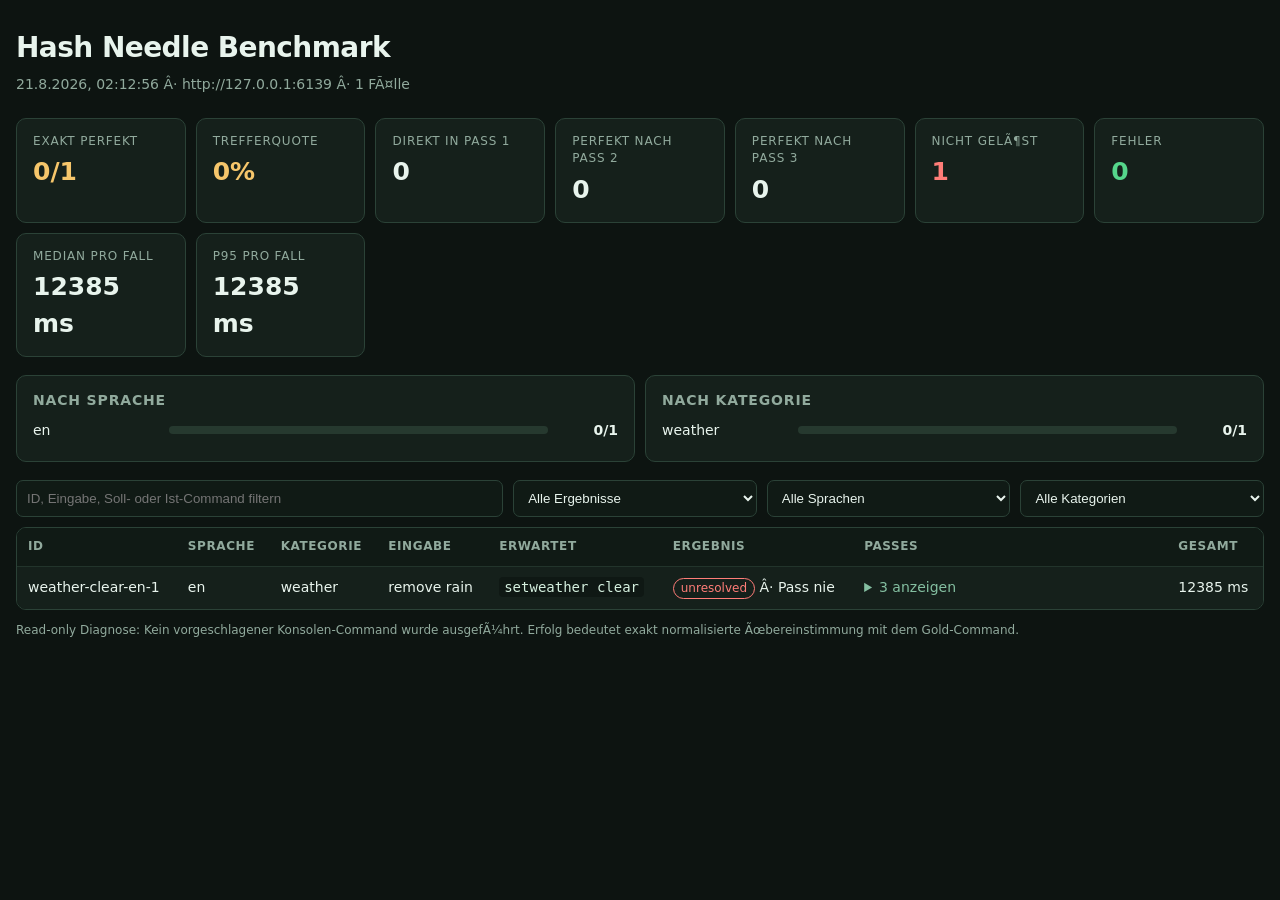
<file: Tools/NeedleBenchmark/results/routing-weather.html>
<!doctype html>
<html lang="de">
<head>
  <meta charset="utf-8">
  <meta name="viewport" content="width=device-width,initial-scale=1">
  <title>Hash Needle Benchmark</title>
  <style>
    :root { color-scheme: dark; --bg:#0d1411; --panel:#15201b; --line:#2b4237; --text:#e8f4ed; --muted:#91aa9d; --good:#55d68b; --bad:#ff7d78; --warn:#f6c66b; --accent:#84bfa1; }
    * { box-sizing:border-box; }
    body { margin:0; background:var(--bg); color:var(--text); font:14px/1.45 system-ui,-apple-system,"Segoe UI",sans-serif; }
    main { width:min(1600px,calc(100% - 32px)); margin:28px auto 60px; }
    h1 { margin:0; font-size:28px; letter-spacing:-.02em; }
    .sub { color:var(--muted); margin:5px 0 24px; }
    .cards { display:grid; grid-template-columns:repeat(auto-fit,minmax(155px,1fr)); gap:10px; margin-bottom:18px; }
    .card,.panel { background:var(--panel); border:1px solid var(--line); border-radius:10px; }
    .card { padding:14px 16px; }
    .card span { color:var(--muted); display:block; font-size:12px; text-transform:uppercase; letter-spacing:.07em; }
    .card strong { display:block; font-size:25px; margin-top:4px; }
    .good { color:var(--good); } .bad { color:var(--bad); } .warn { color:var(--warn); }
    .breakdowns { display:grid; grid-template-columns:repeat(auto-fit,minmax(280px,1fr)); gap:10px; margin-bottom:18px; }
    .panel { padding:14px 16px; overflow:hidden; }
    .panel h2 { font-size:14px; margin:0 0 10px; color:var(--muted); text-transform:uppercase; letter-spacing:.06em; }
    .bar-row { display:grid; grid-template-columns:minmax(90px,1fr) 3fr 60px; gap:10px; align-items:center; margin:7px 0; }
    .bar { height:8px; background:#26392f; border-radius:99px; overflow:hidden; }
    .bar i { display:block; height:100%; background:var(--good); }
    .bar-row b { text-align:right; font-variant-numeric:tabular-nums; }
    .filters { display:grid; grid-template-columns:minmax(220px,2fr) repeat(3,minmax(130px,1fr)); gap:10px; margin-bottom:10px; }
    input,select { width:100%; color:var(--text); background:#101a15; border:1px solid var(--line); border-radius:7px; padding:9px 10px; }
    .table-wrap { overflow:auto; border:1px solid var(--line); border-radius:10px; }
    table { width:100%; border-collapse:collapse; min-width:1100px; background:var(--panel); }
    th { color:var(--muted); background:#101a15; position:sticky; top:0; text-align:left; font-size:12px; text-transform:uppercase; letter-spacing:.05em; }
    th,td { padding:10px 11px; border-bottom:1px solid #22342b; vertical-align:top; }
    tr:last-child td { border-bottom:0; }
    code { color:#d5f0df; background:#0f1814; padding:2px 5px; border-radius:4px; white-space:pre-wrap; }
    .pill { display:inline-block; border:1px solid currentColor; border-radius:99px; padding:1px 7px; font-size:12px; }
    details { min-width:280px; } summary { color:var(--accent); cursor:pointer; }
    .stage { margin:7px 0 0 12px; color:var(--muted); }
    .empty { padding:28px; color:var(--muted); text-align:center; }
    footer { color:var(--muted); margin-top:12px; font-size:12px; }
    @media (max-width:800px) { main { width:min(100% - 18px,1600px); } .filters { grid-template-columns:1fr 1fr; } }
  </style>
</head>
<body><main>
  <h1>Hash Needle Benchmark</h1>
  <p class="sub" id="meta"></p>
  <section class="cards" id="cards"></section>
  <section class="breakdowns"><div class="panel"><h2>Nach Sprache</h2><div id="languages"></div></div><div class="panel"><h2>Nach Kategorie</h2><div id="categories"></div></div></section>
  <section class="filters">
    <input id="search" type="search" placeholder="ID, Eingabe, Soll- oder Ist-Command filtern">
    <select id="status"><option value="">Alle Ergebnisse</option><option value="perfect">Perfekt</option><option value="unresolved">Nicht gelÃ¶st</option><option value="no-route">Keine Route</option><option value="error">Fehler</option></select>
    <select id="language"><option value="">Alle Sprachen</option></select>
    <select id="category"><option value="">Alle Kategorien</option></select>
  </section>
  <div class="table-wrap"><table><thead><tr><th>ID</th><th>Sprache</th><th>Kategorie</th><th>Eingabe</th><th>Erwartet</th><th>Ergebnis</th><th>Passes</th><th>Gesamt</th></tr></thead><tbody id="rows"></tbody></table><div class="empty" id="empty" hidden>Keine passenden FÃ¤lle.</div></div>
  <footer>Read-only Diagnose: Kein vorgeschlagener Konsolen-Command wurde ausgefÃ¼hrt. Erfolg bedeutet exakt normalisierte Ãœbereinstimmung mit dem Gold-Command.</footer>
</main>
<script>
const report = {"schemaVersion":2,"generatedAtUtc":"2026-08-21T02:12:56.7095962Z","bridge":"http://127.0.0.1:6139","cases":1,"perfect":0,"passRate":0,"perfectOnRouting":0,"perfectAfterSelectedCommand":0,"perfectAfterRequiredArguments":0,"unresolved":1,"errors":0,"averageCaseMs":12385,"medianCaseMs":12385,"p95CaseMs":12385,"byLanguage":[{"language":"en","cases":1,"perfect":0,"passRate":0}],"byCategory":[{"category":"weather","cases":1,"perfect":0,"passRate":0}],"results":[{"id":"weather-clear-en-1","language":"en","category":"weather","query":"remove rain","expected":"setweather clear","selectedCommand":"cleartrash","status":"unresolved","firstPerfectIteration":null,"totalMs":12385,"stages":[{"iteration":1,"kind":"routing","result":{"commands":["cleartrash"],"confidence":0.8696,"error":"","reasoning":"User wants to remove trash from the world. cleartrash tool has no required parameters.","prefillTps":639.4,"decodeTps":266.6,"peakRamMb":3753.2,"elapsedMs":11624}},{"iteration":2,"kind":"selected-command","result":{"commands":["cleartrash"],"confidence":0.771,"error":"","reasoning":"\u0027remove rain\u0027 -\u003e cleartrash. No specific parameters.","prefillTps":674.9,"decodeTps":316.5,"peakRamMb":3753.2,"elapsedMs":399}},{"iteration":3,"kind":"required-arguments","result":{"commands":["cleartrash"],"confidence":0.771,"error":"","reasoning":"\u0027remove rain\u0027 -\u003e cleartrash. No specific parameters.","prefillTps":604.5,"decodeTps":315.8,"peakRamMb":3753.2,"elapsedMs":326}}]}]};
const esc = value => String(value ?? '').replace(/[&<>"']/g, c => ({'&':'&amp;','<':'&lt;','>':'&gt;','"':'&quot;',"'":'&#39;'}[c]));
const pct = value => `${(Number(value || 0) * 100).toLocaleString('de-DE',{maximumFractionDigits:1})}%`;
const results = report.results || [];
const stagesText = item => (item.stages || []).flatMap(s => (s.result?.commands || [])).join(' ');
const group = key => Object.values(results.reduce((all,item) => { const name=item[key] || 'â€“'; all[name] ||= {name,total:0,perfect:0}; all[name].total++; if(item.status==='perfect') all[name].perfect++; return all; },{})).sort((a,b) => a.name.localeCompare(b.name));
const bars = values => values.map(x => `<div class="bar-row"><span>${esc(x.name)}</span><div class="bar"><i style="width:${100*x.perfect/Math.max(1,x.total)}%"></i></div><b>${x.perfect}/${x.total}</b></div>`).join('');
document.getElementById('meta').textContent = `${new Date(report.generatedAtUtc).toLocaleString('de-DE')} Â· ${report.bridge} Â· ${report.cases} FÃ¤lle`;
document.getElementById('cards').innerHTML = [
  ['Exakt perfekt',`${report.perfect}/${report.cases}`,report.passRate === 1 ? 'good' : 'warn'],
  ['Trefferquote',pct(report.passRate),report.passRate === 1 ? 'good' : 'warn'],
  ['Direkt in Pass 1',report.perfectOnRouting,''],
  ['Perfekt nach Pass 2',report.perfectAfterSelectedCommand,''],
  ['Perfekt nach Pass 3',report.perfectAfterRequiredArguments,''],
  ['Nicht gelÃ¶st',report.unresolved,report.unresolved ? 'bad' : 'good'],
  ['Fehler',report.errors,report.errors ? 'bad' : 'good'],
  ['Median pro Fall',`${report.medianCaseMs} ms`,''],
  ['P95 pro Fall',`${report.p95CaseMs} ms`,'']
].map(([label,value,klass]) => `<div class="card"><span>${label}</span><strong class="${klass}">${value}</strong></div>`).join('');
document.getElementById('languages').innerHTML = bars(group('language'));
document.getElementById('categories').innerHTML = bars(group('category'));
for (const [id,key] of [['language','language'],['category','category']]) {
  const select=document.getElementById(id);
  for (const x of group(key)) select.insertAdjacentHTML('beforeend',`<option value="${esc(x.name)}">${esc(x.name)}</option>`);
}
const stageHtml = item => (item.stages || []).map(stage => {
  const commands=stage.result?.commands || [];
  const actual=commands.length ? commands.join(' | ') : 'âˆ…';
  const confidence=stage.result?.confidence;
  const confidenceText=confidence === null || confidence === undefined ? 'â€“' : pct(confidence);
  const error=stage.error || stage.result?.error || '';
  const perf=stage.result?.decodeTps == null ? '' : ` Â· ${Number(stage.result.decodeTps).toLocaleString('de-DE',{maximumFractionDigits:0})} decode tok/s Â· ${Number(stage.result.peakRamMb || 0).toLocaleString('de-DE',{maximumFractionDigits:1})} MB`;
  const reasoning=stage.result?.reasoning ? `<div>${esc(stage.result.reasoning)}</div>` : '';
  return `<div class="stage"><b>${stage.iteration}. ${esc(stage.kind)}</b>: <code>${esc(actual)}</code> Â· Konf. ${confidenceText} Â· ${stage.result?.elapsedMs ?? 'â€“'} ms${perf}${error ? ` Â· <span class="bad">${esc(error)}</span>` : ''}${reasoning}</div>`;
}).join('');
function render() {
  const needle=document.getElementById('search').value.trim().toLowerCase();
  const wantedStatus=document.getElementById('status').value;
  const wantedLanguage=document.getElementById('language').value;
  const wantedCategory=document.getElementById('category').value;
  const shown=results.filter(item => (!wantedStatus || item.status===wantedStatus) && (!wantedLanguage || item.language===wantedLanguage) && (!wantedCategory || item.category===wantedCategory) && (!needle || `${item.id} ${item.query} ${item.expected} ${stagesText(item)}`.toLowerCase().includes(needle)));
  document.getElementById('rows').innerHTML=shown.map(item => {
    const perfect=item.status==='perfect';
    const pass=item.firstPerfectIteration ?? 'nie';
    return `<tr><td>${esc(item.id)}</td><td>${esc(item.language)}</td><td>${esc(item.category)}</td><td>${esc(item.query)}</td><td><code>${esc(item.expected || 'âˆ…')}</code></td><td><span class="pill ${perfect?'good':'bad'}">${esc(item.status)}</span> Â· Pass ${pass}</td><td><details><summary>${item.stages?.length || 0} anzeigen</summary>${stageHtml(item)}</details></td><td>${item.totalMs} ms</td></tr>`;
  }).join('');
  document.getElementById('empty').hidden=shown.length !== 0;
}
for (const id of ['search','status','language','category']) document.getElementById(id).addEventListener(id==='search'?'input':'change',render);
render();
</script></body></html>
</file>
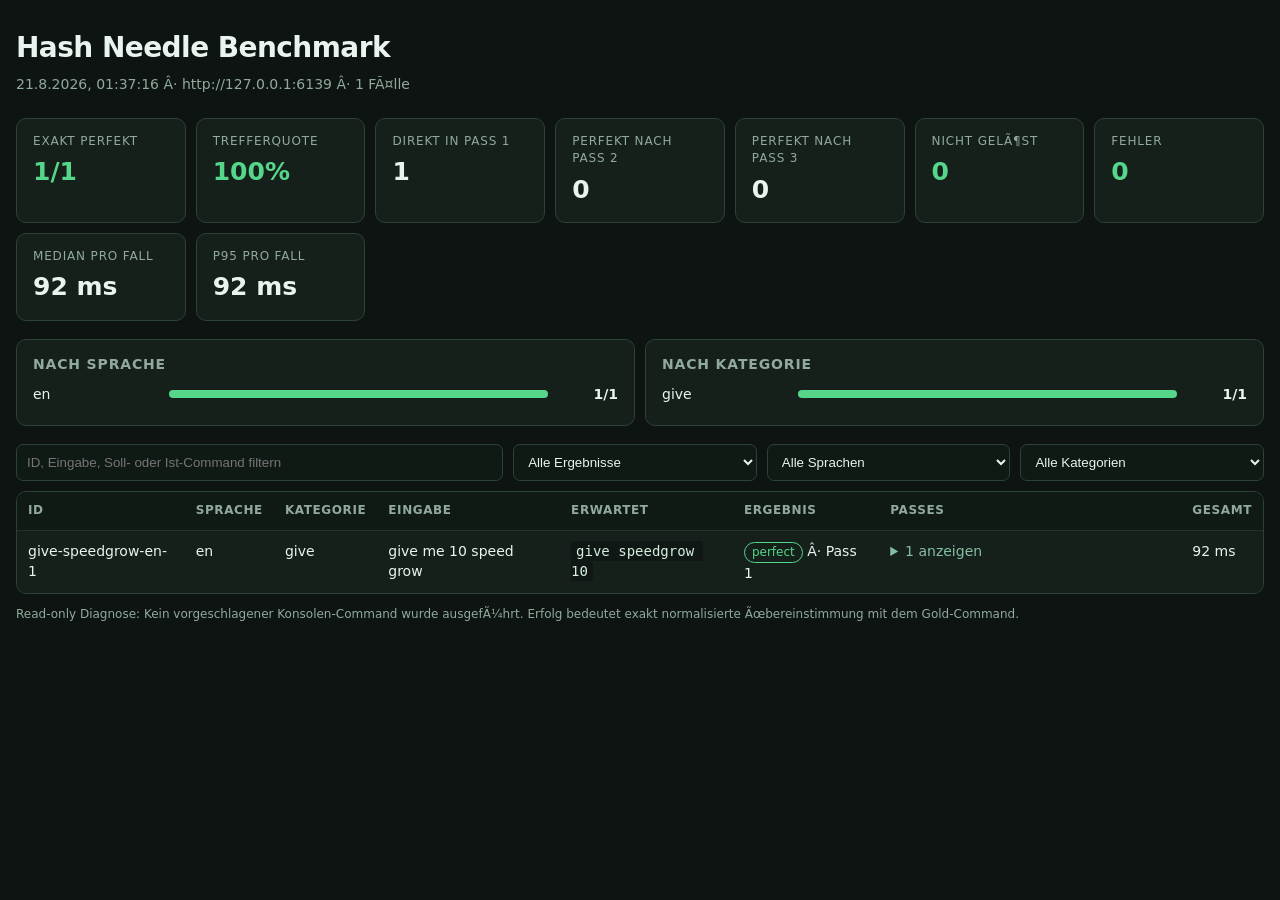
<file: Tools/NeedleBenchmark/results/smoke.html>
<!doctype html>
<html lang="de">
<head>
  <meta charset="utf-8">
  <meta name="viewport" content="width=device-width,initial-scale=1">
  <title>Hash Needle Benchmark</title>
  <style>
    :root { color-scheme: dark; --bg:#0d1411; --panel:#15201b; --line:#2b4237; --text:#e8f4ed; --muted:#91aa9d; --good:#55d68b; --bad:#ff7d78; --warn:#f6c66b; --accent:#84bfa1; }
    * { box-sizing:border-box; }
    body { margin:0; background:var(--bg); color:var(--text); font:14px/1.45 system-ui,-apple-system,"Segoe UI",sans-serif; }
    main { width:min(1600px,calc(100% - 32px)); margin:28px auto 60px; }
    h1 { margin:0; font-size:28px; letter-spacing:-.02em; }
    .sub { color:var(--muted); margin:5px 0 24px; }
    .cards { display:grid; grid-template-columns:repeat(auto-fit,minmax(155px,1fr)); gap:10px; margin-bottom:18px; }
    .card,.panel { background:var(--panel); border:1px solid var(--line); border-radius:10px; }
    .card { padding:14px 16px; }
    .card span { color:var(--muted); display:block; font-size:12px; text-transform:uppercase; letter-spacing:.07em; }
    .card strong { display:block; font-size:25px; margin-top:4px; }
    .good { color:var(--good); } .bad { color:var(--bad); } .warn { color:var(--warn); }
    .breakdowns { display:grid; grid-template-columns:repeat(auto-fit,minmax(280px,1fr)); gap:10px; margin-bottom:18px; }
    .panel { padding:14px 16px; overflow:hidden; }
    .panel h2 { font-size:14px; margin:0 0 10px; color:var(--muted); text-transform:uppercase; letter-spacing:.06em; }
    .bar-row { display:grid; grid-template-columns:minmax(90px,1fr) 3fr 60px; gap:10px; align-items:center; margin:7px 0; }
    .bar { height:8px; background:#26392f; border-radius:99px; overflow:hidden; }
    .bar i { display:block; height:100%; background:var(--good); }
    .bar-row b { text-align:right; font-variant-numeric:tabular-nums; }
    .filters { display:grid; grid-template-columns:minmax(220px,2fr) repeat(3,minmax(130px,1fr)); gap:10px; margin-bottom:10px; }
    input,select { width:100%; color:var(--text); background:#101a15; border:1px solid var(--line); border-radius:7px; padding:9px 10px; }
    .table-wrap { overflow:auto; border:1px solid var(--line); border-radius:10px; }
    table { width:100%; border-collapse:collapse; min-width:1100px; background:var(--panel); }
    th { color:var(--muted); background:#101a15; position:sticky; top:0; text-align:left; font-size:12px; text-transform:uppercase; letter-spacing:.05em; }
    th,td { padding:10px 11px; border-bottom:1px solid #22342b; vertical-align:top; }
    tr:last-child td { border-bottom:0; }
    code { color:#d5f0df; background:#0f1814; padding:2px 5px; border-radius:4px; white-space:pre-wrap; }
    .pill { display:inline-block; border:1px solid currentColor; border-radius:99px; padding:1px 7px; font-size:12px; }
    details { min-width:280px; } summary { color:var(--accent); cursor:pointer; }
    .stage { margin:7px 0 0 12px; color:var(--muted); }
    .empty { padding:28px; color:var(--muted); text-align:center; }
    footer { color:var(--muted); margin-top:12px; font-size:12px; }
    @media (max-width:800px) { main { width:min(100% - 18px,1600px); } .filters { grid-template-columns:1fr 1fr; } }
  </style>
</head>
<body><main>
  <h1>Hash Needle Benchmark</h1>
  <p class="sub" id="meta"></p>
  <section class="cards" id="cards"></section>
  <section class="breakdowns"><div class="panel"><h2>Nach Sprache</h2><div id="languages"></div></div><div class="panel"><h2>Nach Kategorie</h2><div id="categories"></div></div></section>
  <section class="filters">
    <input id="search" type="search" placeholder="ID, Eingabe, Soll- oder Ist-Command filtern">
    <select id="status"><option value="">Alle Ergebnisse</option><option value="perfect">Perfekt</option><option value="unresolved">Nicht gelÃ¶st</option><option value="no-route">Keine Route</option><option value="error">Fehler</option></select>
    <select id="language"><option value="">Alle Sprachen</option></select>
    <select id="category"><option value="">Alle Kategorien</option></select>
  </section>
  <div class="table-wrap"><table><thead><tr><th>ID</th><th>Sprache</th><th>Kategorie</th><th>Eingabe</th><th>Erwartet</th><th>Ergebnis</th><th>Passes</th><th>Gesamt</th></tr></thead><tbody id="rows"></tbody></table><div class="empty" id="empty" hidden>Keine passenden FÃ¤lle.</div></div>
  <footer>Read-only Diagnose: Kein vorgeschlagener Konsolen-Command wurde ausgefÃ¼hrt. Erfolg bedeutet exakt normalisierte Ãœbereinstimmung mit dem Gold-Command.</footer>
</main>
<script>
const report = {"schemaVersion":1,"generatedAtUtc":"2026-08-21T01:37:16.9077877Z","bridge":"http://127.0.0.1:6139","cases":1,"perfect":1,"passRate":1,"perfectOnBroad":1,"perfectAfterSelectedCommand":0,"perfectAfterRequiredArguments":0,"unresolved":0,"errors":0,"averageCaseMs":92,"medianCaseMs":92,"p95CaseMs":92,"byLanguage":[{"language":"","cases":1,"perfect":1,"passRate":1}],"byCategory":[{"category":"","cases":1,"perfect":1,"passRate":1}],"results":[{"id":"give-speedgrow-en-1","language":"en","category":"give","query":"give me 10 speed grow","expected":"give speedgrow 10","selectedCommand":"","status":"perfect","firstPerfectIteration":1,"totalMs":92,"stages":[{"iteration":1,"kind":"broad","result":{"commands":["give speedgrow 10"],"confidence":1,"error":"","elapsedMs":69}}]}]};
const esc = value => String(value ?? '').replace(/[&<>"']/g, c => ({'&':'&amp;','<':'&lt;','>':'&gt;','"':'&quot;',"'":'&#39;'}[c]));
const pct = value => `${(Number(value || 0) * 100).toLocaleString('de-DE',{maximumFractionDigits:1})}%`;
const results = report.results || [];
const stagesText = item => (item.stages || []).flatMap(s => (s.result?.commands || [])).join(' ');
const group = key => Object.values(results.reduce((all,item) => { const name=item[key] || 'â€“'; all[name] ||= {name,total:0,perfect:0}; all[name].total++; if(item.status==='perfect') all[name].perfect++; return all; },{})).sort((a,b) => a.name.localeCompare(b.name));
const bars = values => values.map(x => `<div class="bar-row"><span>${esc(x.name)}</span><div class="bar"><i style="width:${100*x.perfect/Math.max(1,x.total)}%"></i></div><b>${x.perfect}/${x.total}</b></div>`).join('');
document.getElementById('meta').textContent = `${new Date(report.generatedAtUtc).toLocaleString('de-DE')} Â· ${report.bridge} Â· ${report.cases} FÃ¤lle`;
document.getElementById('cards').innerHTML = [
  ['Exakt perfekt',`${report.perfect}/${report.cases}`,report.passRate === 1 ? 'good' : 'warn'],
  ['Trefferquote',pct(report.passRate),report.passRate === 1 ? 'good' : 'warn'],
  ['Direkt in Pass 1',report.perfectOnBroad,''],
  ['Perfekt nach Pass 2',report.perfectAfterSelectedCommand,''],
  ['Perfekt nach Pass 3',report.perfectAfterRequiredArguments,''],
  ['Nicht gelÃ¶st',report.unresolved,report.unresolved ? 'bad' : 'good'],
  ['Fehler',report.errors,report.errors ? 'bad' : 'good'],
  ['Median pro Fall',`${report.medianCaseMs} ms`,''],
  ['P95 pro Fall',`${report.p95CaseMs} ms`,'']
].map(([label,value,klass]) => `<div class="card"><span>${label}</span><strong class="${klass}">${value}</strong></div>`).join('');
document.getElementById('languages').innerHTML = bars(group('language'));
document.getElementById('categories').innerHTML = bars(group('category'));
for (const [id,key] of [['language','language'],['category','category']]) {
  const select=document.getElementById(id);
  for (const x of group(key)) select.insertAdjacentHTML('beforeend',`<option value="${esc(x.name)}">${esc(x.name)}</option>`);
}
const stageHtml = item => (item.stages || []).map(stage => {
  const commands=stage.result?.commands || [];
  const actual=commands.length ? commands.join(' | ') : 'âˆ…';
  const confidence=stage.result?.confidence;
  const confidenceText=confidence === null || confidence === undefined ? 'â€“' : pct(confidence);
  const error=stage.error || stage.result?.error || '';
  return `<div class="stage"><b>${stage.iteration}. ${esc(stage.kind)}</b>: <code>${esc(actual)}</code> Â· Konf. ${confidenceText} Â· ${stage.result?.elapsedMs ?? 'â€“'} ms${error ? ` Â· <span class="bad">${esc(error)}</span>` : ''}</div>`;
}).join('');
function render() {
  const needle=document.getElementById('search').value.trim().toLowerCase();
  const wantedStatus=document.getElementById('status').value;
  const wantedLanguage=document.getElementById('language').value;
  const wantedCategory=document.getElementById('category').value;
  const shown=results.filter(item => (!wantedStatus || item.status===wantedStatus) && (!wantedLanguage || item.language===wantedLanguage) && (!wantedCategory || item.category===wantedCategory) && (!needle || `${item.id} ${item.query} ${item.expected} ${stagesText(item)}`.toLowerCase().includes(needle)));
  document.getElementById('rows').innerHTML=shown.map(item => {
    const perfect=item.status==='perfect';
    const pass=item.firstPerfectIteration ?? 'nie';
    return `<tr><td>${esc(item.id)}</td><td>${esc(item.language)}</td><td>${esc(item.category)}</td><td>${esc(item.query)}</td><td><code>${esc(item.expected || 'âˆ…')}</code></td><td><span class="pill ${perfect?'good':'bad'}">${esc(item.status)}</span> Â· Pass ${pass}</td><td><details><summary>${item.stages?.length || 0} anzeigen</summary>${stageHtml(item)}</details></td><td>${item.totalMs} ms</td></tr>`;
  }).join('');
  document.getElementById('empty').hidden=shown.length !== 0;
}
for (const id of ['search','status','language','category']) document.getElementById(id).addEventListener(id==='search'?'input':'change',render);
render();
</script></body></html>
</file>
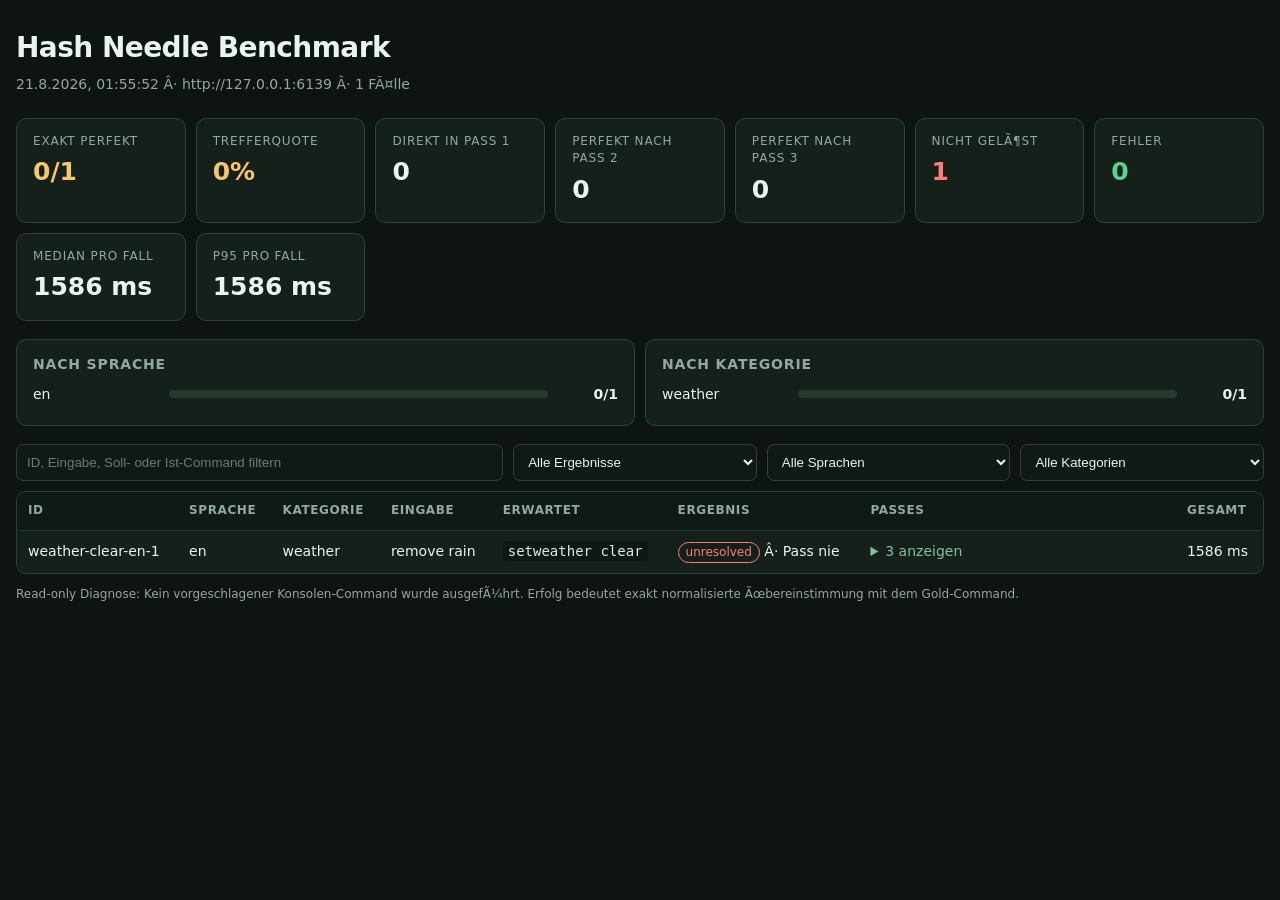
<file: Tools/NeedleBenchmark/results/telemetry-weather.html>
<!doctype html>
<html lang="de">
<head>
  <meta charset="utf-8">
  <meta name="viewport" content="width=device-width,initial-scale=1">
  <title>Hash Needle Benchmark</title>
  <style>
    :root { color-scheme: dark; --bg:#0d1411; --panel:#15201b; --line:#2b4237; --text:#e8f4ed; --muted:#91aa9d; --good:#55d68b; --bad:#ff7d78; --warn:#f6c66b; --accent:#84bfa1; }
    * { box-sizing:border-box; }
    body { margin:0; background:var(--bg); color:var(--text); font:14px/1.45 system-ui,-apple-system,"Segoe UI",sans-serif; }
    main { width:min(1600px,calc(100% - 32px)); margin:28px auto 60px; }
    h1 { margin:0; font-size:28px; letter-spacing:-.02em; }
    .sub { color:var(--muted); margin:5px 0 24px; }
    .cards { display:grid; grid-template-columns:repeat(auto-fit,minmax(155px,1fr)); gap:10px; margin-bottom:18px; }
    .card,.panel { background:var(--panel); border:1px solid var(--line); border-radius:10px; }
    .card { padding:14px 16px; }
    .card span { color:var(--muted); display:block; font-size:12px; text-transform:uppercase; letter-spacing:.07em; }
    .card strong { display:block; font-size:25px; margin-top:4px; }
    .good { color:var(--good); } .bad { color:var(--bad); } .warn { color:var(--warn); }
    .breakdowns { display:grid; grid-template-columns:repeat(auto-fit,minmax(280px,1fr)); gap:10px; margin-bottom:18px; }
    .panel { padding:14px 16px; overflow:hidden; }
    .panel h2 { font-size:14px; margin:0 0 10px; color:var(--muted); text-transform:uppercase; letter-spacing:.06em; }
    .bar-row { display:grid; grid-template-columns:minmax(90px,1fr) 3fr 60px; gap:10px; align-items:center; margin:7px 0; }
    .bar { height:8px; background:#26392f; border-radius:99px; overflow:hidden; }
    .bar i { display:block; height:100%; background:var(--good); }
    .bar-row b { text-align:right; font-variant-numeric:tabular-nums; }
    .filters { display:grid; grid-template-columns:minmax(220px,2fr) repeat(3,minmax(130px,1fr)); gap:10px; margin-bottom:10px; }
    input,select { width:100%; color:var(--text); background:#101a15; border:1px solid var(--line); border-radius:7px; padding:9px 10px; }
    .table-wrap { overflow:auto; border:1px solid var(--line); border-radius:10px; }
    table { width:100%; border-collapse:collapse; min-width:1100px; background:var(--panel); }
    th { color:var(--muted); background:#101a15; position:sticky; top:0; text-align:left; font-size:12px; text-transform:uppercase; letter-spacing:.05em; }
    th,td { padding:10px 11px; border-bottom:1px solid #22342b; vertical-align:top; }
    tr:last-child td { border-bottom:0; }
    code { color:#d5f0df; background:#0f1814; padding:2px 5px; border-radius:4px; white-space:pre-wrap; }
    .pill { display:inline-block; border:1px solid currentColor; border-radius:99px; padding:1px 7px; font-size:12px; }
    details { min-width:280px; } summary { color:var(--accent); cursor:pointer; }
    .stage { margin:7px 0 0 12px; color:var(--muted); }
    .empty { padding:28px; color:var(--muted); text-align:center; }
    footer { color:var(--muted); margin-top:12px; font-size:12px; }
    @media (max-width:800px) { main { width:min(100% - 18px,1600px); } .filters { grid-template-columns:1fr 1fr; } }
  </style>
</head>
<body><main>
  <h1>Hash Needle Benchmark</h1>
  <p class="sub" id="meta"></p>
  <section class="cards" id="cards"></section>
  <section class="breakdowns"><div class="panel"><h2>Nach Sprache</h2><div id="languages"></div></div><div class="panel"><h2>Nach Kategorie</h2><div id="categories"></div></div></section>
  <section class="filters">
    <input id="search" type="search" placeholder="ID, Eingabe, Soll- oder Ist-Command filtern">
    <select id="status"><option value="">Alle Ergebnisse</option><option value="perfect">Perfekt</option><option value="unresolved">Nicht gelÃ¶st</option><option value="no-route">Keine Route</option><option value="error">Fehler</option></select>
    <select id="language"><option value="">Alle Sprachen</option></select>
    <select id="category"><option value="">Alle Kategorien</option></select>
  </section>
  <div class="table-wrap"><table><thead><tr><th>ID</th><th>Sprache</th><th>Kategorie</th><th>Eingabe</th><th>Erwartet</th><th>Ergebnis</th><th>Passes</th><th>Gesamt</th></tr></thead><tbody id="rows"></tbody></table><div class="empty" id="empty" hidden>Keine passenden FÃ¤lle.</div></div>
  <footer>Read-only Diagnose: Kein vorgeschlagener Konsolen-Command wurde ausgefÃ¼hrt. Erfolg bedeutet exakt normalisierte Ãœbereinstimmung mit dem Gold-Command.</footer>
</main>
<script>
const report = {"schemaVersion":1,"generatedAtUtc":"2026-08-21T01:55:52.6062414Z","bridge":"http://127.0.0.1:6139","cases":1,"perfect":0,"passRate":0,"perfectOnBroad":0,"perfectAfterSelectedCommand":0,"perfectAfterRequiredArguments":0,"unresolved":1,"errors":0,"averageCaseMs":1586,"medianCaseMs":1586,"p95CaseMs":1586,"byLanguage":[{"language":"en","cases":1,"perfect":0,"passRate":0}],"byCategory":[{"category":"weather","cases":1,"perfect":0,"passRate":0}],"results":[{"id":"weather-clear-en-1","language":"en","category":"weather","query":"remove rain","expected":"setweather clear","selectedCommand":"cleartrash","status":"unresolved","firstPerfectIteration":null,"totalMs":1586,"stages":[{"iteration":1,"kind":"broad","result":{"commands":["cleartrash"],"confidence":0.6699,"error":"","reasoning":"User wants to remove trash from world. cleartrash tool has no required params.","prefillTps":629.2,"decodeTps":271.2,"peakRamMb":4338.8,"elapsedMs":916}},{"iteration":2,"kind":"selected-command","result":{"commands":["cleartrash"],"confidence":0.9621,"error":"","reasoning":"\u0027remove rain\u0027 -\u003e cleartrash. No arguments needed.","prefillTps":603.7,"decodeTps":307,"peakRamMb":4338.8,"elapsedMs":315}},{"iteration":3,"kind":"required-arguments","result":{"commands":["cleartrash"],"confidence":0.9621,"error":"","reasoning":"\u0027remove rain\u0027 -\u003e cleartrash. No arguments needed.","prefillTps":655.7,"decodeTps":301.9,"peakRamMb":4338.8,"elapsedMs":320}}]}]};
const esc = value => String(value ?? '').replace(/[&<>"']/g, c => ({'&':'&amp;','<':'&lt;','>':'&gt;','"':'&quot;',"'":'&#39;'}[c]));
const pct = value => `${(Number(value || 0) * 100).toLocaleString('de-DE',{maximumFractionDigits:1})}%`;
const results = report.results || [];
const stagesText = item => (item.stages || []).flatMap(s => (s.result?.commands || [])).join(' ');
const group = key => Object.values(results.reduce((all,item) => { const name=item[key] || 'â€“'; all[name] ||= {name,total:0,perfect:0}; all[name].total++; if(item.status==='perfect') all[name].perfect++; return all; },{})).sort((a,b) => a.name.localeCompare(b.name));
const bars = values => values.map(x => `<div class="bar-row"><span>${esc(x.name)}</span><div class="bar"><i style="width:${100*x.perfect/Math.max(1,x.total)}%"></i></div><b>${x.perfect}/${x.total}</b></div>`).join('');
document.getElementById('meta').textContent = `${new Date(report.generatedAtUtc).toLocaleString('de-DE')} Â· ${report.bridge} Â· ${report.cases} FÃ¤lle`;
document.getElementById('cards').innerHTML = [
  ['Exakt perfekt',`${report.perfect}/${report.cases}`,report.passRate === 1 ? 'good' : 'warn'],
  ['Trefferquote',pct(report.passRate),report.passRate === 1 ? 'good' : 'warn'],
  ['Direkt in Pass 1',report.perfectOnBroad,''],
  ['Perfekt nach Pass 2',report.perfectAfterSelectedCommand,''],
  ['Perfekt nach Pass 3',report.perfectAfterRequiredArguments,''],
  ['Nicht gelÃ¶st',report.unresolved,report.unresolved ? 'bad' : 'good'],
  ['Fehler',report.errors,report.errors ? 'bad' : 'good'],
  ['Median pro Fall',`${report.medianCaseMs} ms`,''],
  ['P95 pro Fall',`${report.p95CaseMs} ms`,'']
].map(([label,value,klass]) => `<div class="card"><span>${label}</span><strong class="${klass}">${value}</strong></div>`).join('');
document.getElementById('languages').innerHTML = bars(group('language'));
document.getElementById('categories').innerHTML = bars(group('category'));
for (const [id,key] of [['language','language'],['category','category']]) {
  const select=document.getElementById(id);
  for (const x of group(key)) select.insertAdjacentHTML('beforeend',`<option value="${esc(x.name)}">${esc(x.name)}</option>`);
}
const stageHtml = item => (item.stages || []).map(stage => {
  const commands=stage.result?.commands || [];
  const actual=commands.length ? commands.join(' | ') : 'âˆ…';
  const confidence=stage.result?.confidence;
  const confidenceText=confidence === null || confidence === undefined ? 'â€“' : pct(confidence);
  const error=stage.error || stage.result?.error || '';
  const perf=stage.result?.decodeTps == null ? '' : ` Â· ${Number(stage.result.decodeTps).toLocaleString('de-DE',{maximumFractionDigits:0})} decode tok/s Â· ${Number(stage.result.peakRamMb || 0).toLocaleString('de-DE',{maximumFractionDigits:1})} MB`;
  const reasoning=stage.result?.reasoning ? `<div>${esc(stage.result.reasoning)}</div>` : '';
  return `<div class="stage"><b>${stage.iteration}. ${esc(stage.kind)}</b>: <code>${esc(actual)}</code> Â· Konf. ${confidenceText} Â· ${stage.result?.elapsedMs ?? 'â€“'} ms${perf}${error ? ` Â· <span class="bad">${esc(error)}</span>` : ''}${reasoning}</div>`;
}).join('');
function render() {
  const needle=document.getElementById('search').value.trim().toLowerCase();
  const wantedStatus=document.getElementById('status').value;
  const wantedLanguage=document.getElementById('language').value;
  const wantedCategory=document.getElementById('category').value;
  const shown=results.filter(item => (!wantedStatus || item.status===wantedStatus) && (!wantedLanguage || item.language===wantedLanguage) && (!wantedCategory || item.category===wantedCategory) && (!needle || `${item.id} ${item.query} ${item.expected} ${stagesText(item)}`.toLowerCase().includes(needle)));
  document.getElementById('rows').innerHTML=shown.map(item => {
    const perfect=item.status==='perfect';
    const pass=item.firstPerfectIteration ?? 'nie';
    return `<tr><td>${esc(item.id)}</td><td>${esc(item.language)}</td><td>${esc(item.category)}</td><td>${esc(item.query)}</td><td><code>${esc(item.expected || 'âˆ…')}</code></td><td><span class="pill ${perfect?'good':'bad'}">${esc(item.status)}</span> Â· Pass ${pass}</td><td><details><summary>${item.stages?.length || 0} anzeigen</summary>${stageHtml(item)}</details></td><td>${item.totalMs} ms</td></tr>`;
  }).join('');
  document.getElementById('empty').hidden=shown.length !== 0;
}
for (const id of ['search','status','language','category']) document.getElementById(id).addEventListener(id==='search'?'input':'change',render);
render();
</script></body></html>
</file>
